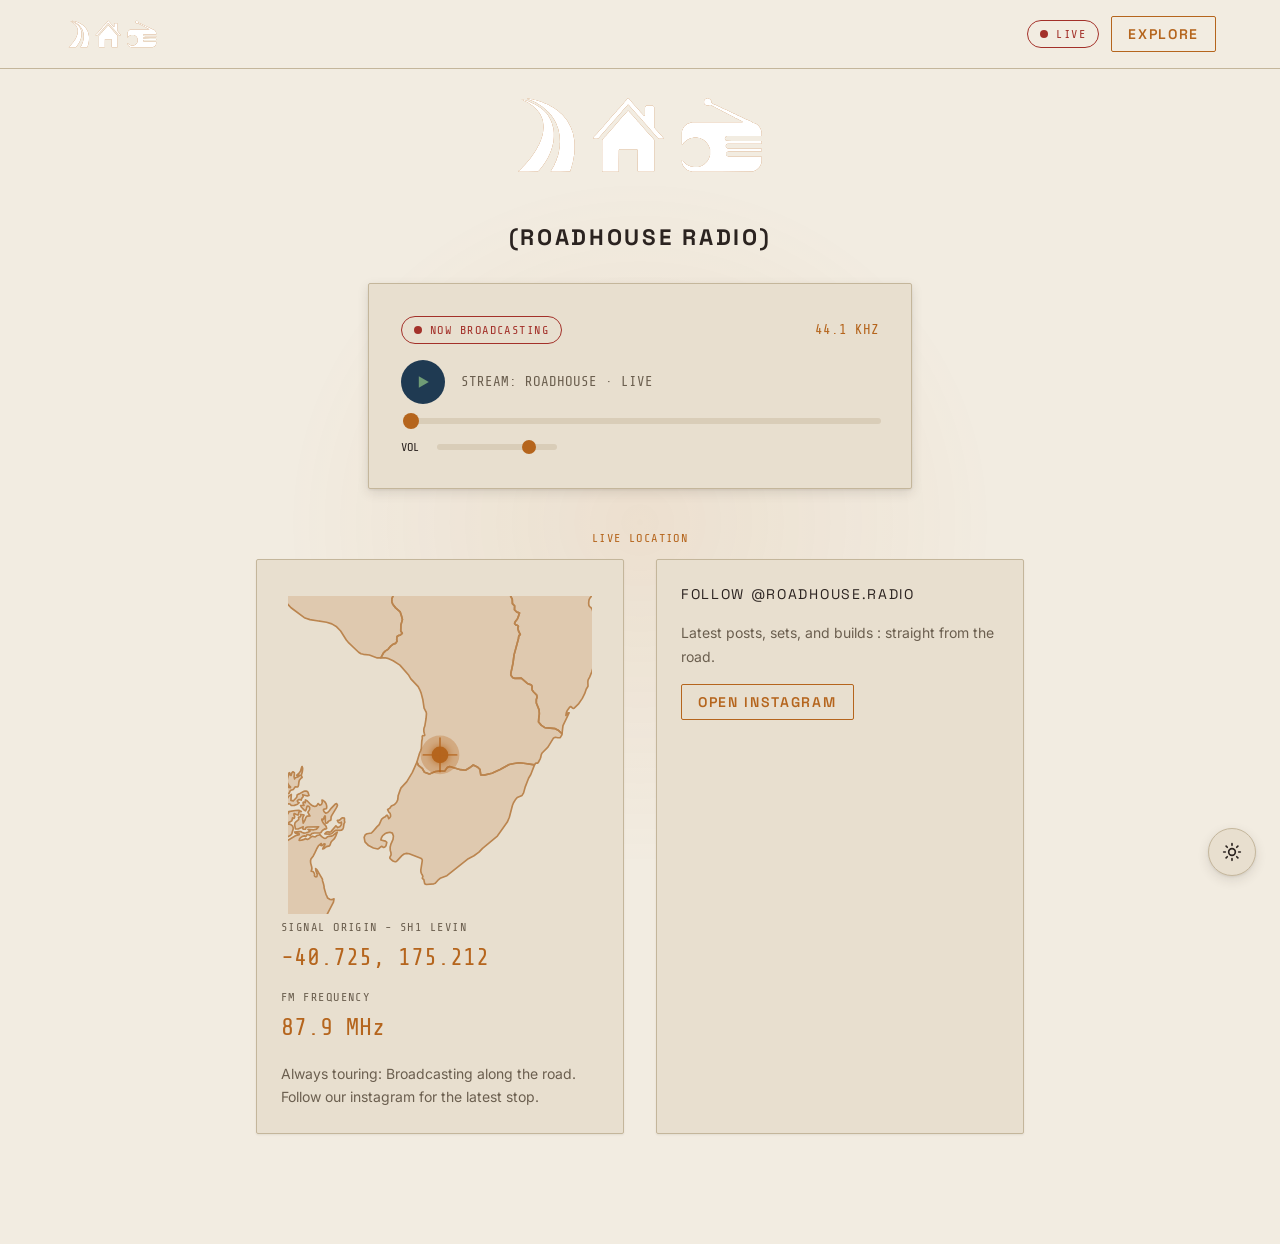
<file: index.html>
<!DOCTYPE html>
<html lang="en">
<head>
<meta charset="UTF-8">
<meta name="viewport" content="width=device-width, initial-scale=1.0">
<title>Roadhouse Radio :  Live</title>
<meta name="description" content="Roadhouse Radio :  the live stream. Listen now, see where the broadcast is coming from, and follow @Roadhouse.Radio.">

<link rel="preconnect" href="https://fonts.googleapis.com">
<link rel="preconnect" href="https://fonts.gstatic.com" crossorigin>
<link href="https://fonts.googleapis.com/css2?family=Cinzel:wght@400;500;600;700;900&family=Inter:wght@400;500;600;700&family=Space+Grotesk:wght@400;500;600;700&family=Share+Tech+Mono&display=swap" rel="stylesheet">

<link rel="stylesheet" href="css/tokens.css">
<link rel="stylesheet" href="css/base.css">
<link rel="stylesheet" href="css/components.css">
<style>
  /* Theme-aware logo: always use CSS for correct light/dark appearance */
  .logo--theme-aware,
  .logo--theme-aware[src] {
    filter: brightness(0) invert(1) drop-shadow(0 0 0 #B5651D) !important;
  }
  [data-theme="light"] .logo--theme-aware,
  [data-theme="light"] .logo--theme-aware[src] {
    filter: brightness(0) drop-shadow(0 0 0 #B5651D) !important;
  }
  .logo--theme-aware.logo--hover {
    filter: brightness(0) invert(1) drop-shadow(0 0 3px #B5651D) sepia(1) saturate(5) hue-rotate(-5deg) brightness(1.15) !important;
  }
  [data-theme="light"] .logo--theme-aware.logo--hover {
    filter: brightness(0) drop-shadow(0 0 3px #B5651D) sepia(1) saturate(5) hue-rotate(-5deg) brightness(1.15) !important;
  }
</style>
</head>
<body class="voice-hud">

<a href="#main" class="skip-link">Skip to content</a>

<!-- Theme toggle — floating bottom-right -->
<button type="button" id="theme-toggle" class="theme-toggle" aria-label="Toggle color theme" title="Toggle color theme">
  <svg class="theme-toggle__icon theme-toggle__icon--sun" width="20" height="20" viewBox="0 0 24 24" fill="none" stroke="currentColor" stroke-width="2" stroke-linecap="round" stroke-linejoin="round" aria-hidden="true">
    <circle cx="12" cy="12" r="4"/>
    <path d="M12 2v2M12 20v2M4.93 4.93l1.41 1.41M17.66 17.66l1.41 1.41M2 12h2M20 12h2M6.34 17.66l-1.41 1.41M19.07 4.93l-1.41 1.41"/>
  </svg>
  <svg class="theme-toggle__icon theme-toggle__icon--moon" width="20" height="20" viewBox="0 0 24 24" fill="none" stroke="currentColor" stroke-width="2" stroke-linecap="round" stroke-linejoin="round" aria-hidden="true">
    <path d="M21 12.79A9 9 0 1 1 11.21 3 7 7 0 0 0 21 12.79z"/>
  </svg>
</button>

<nav class="nav" aria-label="Primary">
  <a href="index.html" class="nav__brand"><img id="nav-logo" src="images/roadhouseradio_logo.svg" alt="Roadhouse Radio" class="logo--theme-aware" style="height:36px;width:auto;display:block;filter:brightness(0) invert(1) drop-shadow(0 0 0 #B5651D);transition:filter .25s ease;" onmouseover="this.classList.add('logo--hover');this.style.filter='brightness(0) invert(1) drop-shadow(0 0 3px #B5651D) sepia(1) saturate(5) hue-rotate(-5deg) brightness(1.15)'" onmouseout="this.classList.remove('logo--hover');this.style.filter=''" onload="this.style.filter=''" onerror="this.style.filter=''"></a>
  <div class="btn-row" style="align-items:center;">
    <span class="status-pill status-pill--live" data-live="true"><span class="status-pill__dot"></span>Live</span>
    <a href="portfolio.html" class="btn btn-outline btn-sm">Explore</a>
  </div>
</nav>

<main id="main">

  <div class="scroll-stage" aria-hidden="true">
    <div class="scroll-stage__layer scroll-stage__layer--back"></div>
    <div class="scroll-stage__layer scroll-stage__layer--mid"></div>
  </div>

  <!-- ================================================================ -->
  <!-- RADIO HERO — stream player console                                -->
  <!-- ================================================================ -->
  <section class="radio-hero container">
    <img src="images/roadhouseradio_logo.svg" alt="Roadhouse Radio" class="logo--theme-aware" style="height:100px;width:auto;display:block;margin:0 auto 0.5rem;" onload="this.style.filter=''" onerror="this.style.filter=''"><h1 class="radio-hero__wordmark" style="font-size:1.4rem;letter-spacing:0.12em;">(Roadhouse Radio)</h1>

    <div class="radio-console">
      <div class="radio-console__readout">
        <span class="status-pill status-pill--live" data-live="true"><span class="status-pill__dot"></span>Now Broadcasting</span>
        <span class="text-mono">44.1 kHz</span>
      </div>

      <div class="player">
        <audio id="stream-audio" preload="none" src="https://admin.soundsvagrant.live/hls/sounds_vagrant/live.m3u8"></audio>
        <div class="player__row">
          <button type="button" class="player__play" id="play-btn" aria-label="Play stream">
            <svg id="icon-play" width="20" height="20" viewBox="0 0 24 24" fill="#6f9c76" aria-hidden="true" focusable="false">
              <path d="M7 5 L19 12 L7 19 Z"/>
            </svg>
            <svg id="icon-pause" width="20" height="20" viewBox="0 0 24 24" fill="#6f9c76" style="display:none;" aria-hidden="true" focusable="false">
              <rect x="6" y="5" width="4" height="14"/><rect x="14" y="5" width="4" height="14"/>
            </svg>
          </button>
          <span class="player__meta" id="player-meta">STREAM: ROADHOUSE · LIVE</span>
        </div>

        <!-- Track progress placeholder — real stream position comes later -->
        <input class="player__track" id="player-track" type="range" min="0" max="100" value="0" aria-label="Stream position (placeholder)">

        <div class="player__row">
          <label class="text-mono" for="volume" style="font-size: var(--text-xs);">VOL</label>
          <input class="player__volume" id="volume" type="range" min="0" max="100" value="80" aria-label="Volume">
        </div>
      </div>
    </div>

  </section>

  <!-- ================================================================ -->
  <!-- LOCATION / FOLLOW                                                  -->
  <section class="radio-loc container">
    <span class="pillar__eyebrow" style="justify-content:center;">Live location</span>
    <div class="radio-loc__grid">
      <div class="ig-widget">

              <!-- Accurate NZ outline (images/nz.svg) — inlined so it inherits page
                   colour tokens; marker placed at Levin (40.622°S / 175.287°E) -->

  <!--********* Copyright (c) 2024 Pareto Softare, LLC DBA Simplemaps.com ***************************************
  ************* Free for Commercial Use, full terms at  https://simplemaps.com/resources/svg-license ************
  ************* Attribution is appreciated! https://simplemaps.com *******************************************-->

  <svg class="nz-map" role="img" aria-label="New Zealand — broadcast origin (-40.725, 175.212) — SH1 Levin" focusable="false" baseprofile="tiny" stroke-linecap="round" stroke-linejoin="round" stroke-width=".5" version="1.2" viewBox="592 494 220 230" xmlns="http://www.w3.org/2000/svg"><style>.nz-map path{fill:color-mix(in srgb,var(--color-accent) 18%,transparent);stroke:color-mix(in srgb,var(--color-accent) 60%,var(--color-border));stroke-width:1.2;stroke-linejoin:round}.nz-map__svg #points,.nz-map__svg #label_points{display:none}</style>
   <g id="features">
  <path d="M140.2 1258.2l0.8-1.5 1.7-1.1 1.6-0.2 0.7 1.4-0.9 0.8-1.7 1.3-1.6 0.5-0.6-1.2z m20.5-46.4l-0.8 0.7-1.1 0.4-0.9-0.4-0.5-1.3 0.3-1.4 0.9-0.7 1-0.1 0.9 0.2 0.9 0.8-0.7 1.8z m62.2-5.4l1.1 2.3-0.9 2.1-1.5 1.7-0.6 1 0.3-1.1-0.5-0.9-0.7-1-0.6-1.3 1.1-0.1 1-0.4 0.8-0.9 0.5-1.4z m-27.6 32.6l3.2 2.2 0.9 1 0.1 0.6-0.5 0.4-0.7 0.1-0.6-0.1-0.4-0.3-0.5-1.4-0.5-0.4-1.6-0.1-0.4 0.7 0.5 2.6-0.8 0.5-2.4-1.1 0.8 1.6-5.3 0-4.4 0.8-1.7 0.8-4.4 4.2-1.4 1.7-0.9 0.8-1.2-0.1-1.3-0.5-0.9-0.9-1.1-0.6-2.6 0.4-0.8-0.1-0.7-1.3-0.5-1.5-0.6-0.7-1.4 1.4-1.2 0.3-0.6 0.3 0 0.4-0.4 2.5-1.2-0.8-3.6 2.9-2 0.8 1.2 1.3 2.2-0.4 4.3-1.7-0.8 2-0.8 1.4-2.2 2.4 0-2.6-0.9 0.1-1.3 1.3-1 1.5-1.3 0.7-2.3 0.6-2.4 0.2-1.5-0.5-0.4-2 0.5-2.7 0.8-2.5 0.9-1.6 0.7-0.7 1.4-0.2 1.4-1.2 2.4-1.2-1.2-0.8 0-1 0.5-1.1 0.3-1.3-0.1-1.6-0.2-1.2 0-1.1 0.5-1.5 0.8-1 0.7-0.7 1.7-1.1 1.1-0.4 0.9 0.2 0.9 0.5 0.9 0.1 1.2-1.4-0.2-2.5-0.6-2.8 0.4-2.2 0.8-0.5 2.1 0 0.9-0.9 1.2-2 0.4-1.1 0.2-1.5-0.4-2.3-0.9-2.2-2.4-3.6-0.4-1.1 0.3-1 0.5-0.7 0.3-0.8 0-0.6-0.2-0.5-0.2-0.5-0.3-0.5-0.3-0.7 0.1-0.6 0.3-0.5 0.2-0.6 0.4-2.9 0.9-1.5 1.6-0.5 2.1-0.1 1.9 0.7 1.1 0.2 0.9-0.6 1-1 0.8-0.2 3.3 1.8 1.4 1.1 1.2 1.4 6.3 9 1 1 1.2 0.8 1 1 0.4 1.4 0.9 0.3 1.6 0.9 0.8 1.3-1.4 1.4 1.5 0.7 0 0.7-1.8 0.6-6.4-0.6 0.5-1.4-4-0.2-1.3 0.7 0.7 2-0.2 1.1-3.4 4.9 1.8-0.2 2.4-3.2 1.6-0.8 0.7 0.3 1.9 1.5 1.8 0.5 2.8 1.2-0.3 0.7-0.2 0.6-0.4 0.4-0.5 0.4 0 0.7 0.8 0 3.8-1.4 0.9-0.1 0.9-0.5 0.6-0.2 0.2 0.4 0.2 0.8 0.6 0.8 0.6 0.6 0.6 0.3-0.4 1-0.4 2.6-0.2 0.7-0.8 0.5-0.8-0.1-0.8-0.3-1-0.1 0 0.7z m-105-146.3l1.3 1 0.9 1.9 0.6 2.3 0.2 2.2-0.3 2.2-0.8 1.6-1.2 1-1.6 0.2-0.1-0.6-0.5-1-0.6-0.5-0.5 1.8-0.6 0.4-0.6 0.1-0.6-0.2-0.4-1.1-0.3-2-0.2-2 0-1.2-1-1.9-1.2 0.2-4.4 5.2-1.1 0.8-1.5 0.5 0.4-1.3 0.6-1.8 0.9-1.7 0.8-0.7 0.2-0.3 0.8-1.5 0.6-1.5 0.8-0.3 1.8 0.1 5.6-2 1.3-0.1 0.7 0.2z m18.5-45.6l0.6 3.6 1 3.4 2.7 6.8-2.4 0.4-0.9-0.2-1.3-1.3-1.1-0.7-1.6-0.6-1.3-0.7-0.6-1.4-0.8-1.2-0.1-0.8 0.7-0.4-0.2-0.4 0.5-1 4.3-6.8 0 0.4 0.1 0.3 0.2 0.3 0.2 0.3z m156.6 147.6l-0.9-0.3-0.6 0.7 0 2.3-0.8 0.8-0.2 0.5-0.2 0.5-0.4 0.2-2.1 0-1.3-0.4-0.7-1-0.5-1-0.5-0.5-0.9 0.1 0 1 0.2 1.2-0.3 1.3-1.8 1.1-2.4-0.6-2.5-1.2-1.9-0.7-2.3 0.1-1.3-0.2-0.8-1.3-1.8-6.4-0.1-1-0.4-1.2-1 0-2.1 0.8-7.2 1.4-2.4 0 0.6-1.1 0.8-0.3 1-0.2 0.9-0.5-1.4-0.9-1.7-0.4-3.6-0.1 0.6 1.4 0.9 1 0.4 0.7-0.9 1.1 0.3 0.3 0.4 0.8 0.3 0.3-3.8 1.3-12.2-1.3 0.9-1.8 0.4-0.5 0.6-0.4 1-0.4 2.5 0.1 0.9 0.3 0.7 1.1 2.1 0.5 1.2-0.6-1.6-1.8-2-0.8-6.2 0.1-2.8-1.8-1.5-0.3-0.6 1.8 0.5 2.1 2.1 2.7 0.9 1.9-2-0.4-2.5-3.1-1.6-0.8-0.3-0.4-0.1-1-0.4-1-1.9-0.6-0.5-0.6-0.3-0.9-0.2-1.2 2.2-0.6 0.8 0 0.7 0.3 0.1 0.2 0 0.5 0.4 0.7 0.4-0.7 3.7-3.1 0.7-2.7-0.5-3.4-1.3-2.4-1.8 0 0.5 2.6-0.7 2.4-1.3 1.5-1.5-0.2-0.8-1.4-1.4-4.2-3.8-7.1-1.2-1.2-2-0.6-6.9 1.3-1 0.5-0.1 1.2 0.3 1.2-0.2 0.5-1-0.3-1.3-0.6-1.2-0.4-0.9 0.4-2.1-0.4-1.3 0.1-0.6 0.9-0.4 1.1-0.9 0.3-0.8-0.2-0.7-0.2-1-0.6-0.6-0.1-0.5 0.3-1 0.9-0.5 0.2-0.8-0.3-0.6-0.7-0.7-1-0.8-0.4-0.6-0.9-1-1.9-0.7-0.7-1.7-1-0.8-0.7 1-0.6 0.9-0.4 0.9-0.6 0.7-1.2-3.7-4.9-1.7-2.9 0-2-1.1-1-2.9-0.3-1.4-0.4-3.3-2.3-1-0.2-8.1-0.9-0.6 0.2-0.4 0.7-0.1 1.7-0.2 0.8-0.9 1.6-0.2 1.4-0.2 1.3-0.4 1.5-0.9 1.3-1.1 0.3-2.4-0.2-1.1 0.4-2.2 1.4-1 0.4-1.4-0.2-2.9-1.1-1.5-0.1-1.2 0.3-0.6 0.3-0.4 0.4-0.5 0.3-0.4-0.4-0.3-0.6-0.3-0.3-0.8-0.2-4.5-2.2-1.2 0.1-1.2 0.2-1.2-0.1-4.8-1.3-9.7 0.3-4.8-0.9-3.9-2.9-2.1-2.9-0.4-1 0.5-0.6 2-0.9 0.7-0.6 2.7-3.1 2.4-3.5 2-4.7 1.1-2.1 1.5-0.9 2-0.5 3.3-2.7 1.7-1 0-0.7-1.5 0.2-4.3 2.7-3.1 1.1-1.7 1-1 1.3-0.3 1.1 0.2 0.8 0.2 0.6-0.1 1-0.3 0.2-2.2 2.5-0.1 0.4-0.2-0.1-0.6-0.9 0-0.5 0.3-0.8 0-0.8-0.8-0.7-0.9 3.1-2.2 1.3-5.2 1.2 0-1.8 0.3-1.6 0.6-0.8 1.1 0.7 0.3-3.3 0.7-2.2 1.4-1.5 2-1.3 4.2-1.1 1.9-0.9 1.1-2.3-2.4 1.2-2.4 0.9-1-0.1-1.3-0.4-1.1-0.6-0.2-0.6 3.8-4.8 0.6-1 0.2-0.8-0.7-0.8-0.8 0.1-0.8 0.7-0.7 0.7-0.2 0.5-0.4 0.6-0.2 0.8-0.1 0.5-1.3 1-0.4 0.4-1.9 3.2-0.3 1-1 1.1-6.7 2-1 0.6-1.6 1.8-0.6 0.4-0.5-0.5-0.5-1.2-0.4-1.3 0-0.8 0.3-1.2-0.1-1.3-0.4-2.1 0-9.1 0.5-2.3 1.1-1 4.6-0.7 4.9 0-0.6 0.7 0.6 0.7 1.7-1.5 2.1-0.6 4.4 0 1.8-0.3 3.8-1.5 1.9-0.3 2.1 0.4 1-0.1 0.8-0.6 0.6-0.8 0.6-0.7 1.4-1 3.5-1.5 1.4-1.2 0.9-2.1-3 1.2-1.1 0.2-5-0.7-6.6 2-1.7-0.6 1.3-2.9 0.9-1.1 1.2-0.9 3.8-1.1 1.1-1-6.8 1.1-1.2-0.4-0.6-2.4 0.1-2.2 0.8-1.7 1.6-0.6 1.9-0.5 3.5-1.9 2.1-0.3 3.7 1.3 2 0.1 1.5-1.4-2.4 0-1.1-0.4-0.8-1.1 4.6-1.4 2-1.6 0.6-2.5-9.4 5-5.8 1.2-3.9 2.2-0.7 0.1-1.6 0.4-0.8 0.1-1.2-0.1-0.6-0.4-0.9-1.9 0-1.5 2.7-5.7 1.2-6.1 0.7-1.6 3.2-1.6 3.4 1.4 3.4 2.3 3.1 0.7-0.8-2.4-1.1-2.5-1.1-0.9-0.9 2.3-1.3-1-2.7-1.5-1.3-0.9-0.9-1.1-0.2-1.1 0.4-1.3 0.9-1.7 2.4-2.5 1.6-1.2 0.7 0.3 0.5 1.7 1.3 1.3 3 1.4-0.7 0.5-0.5 0.6-0.5 0.8-0.2 1 2.2-0.3 2-1 1.9-0.1 2 2 0.5 1 0.3 0.9-0.1 1-0.7 1.2-1.8 1.5-0.8 0.9 0.7 0.5 2.4-0.2 0.8-0.5 0.9-1.1 0.5-1.3 0.3-1.3 0.5-0.5 1.9 1.7 0.9 0.6 0.7 0.9 0.5 2.3 1.3 3.4 0.3-0.2 0.1-0.4 0.6 0.4 0.9 0.5 0.5 0.5-0.4-3.3-3.7-4.8-7.1-7.2 1-1.4 1.2-0.6 7.2-2.2 1.3 0.1 0.7 0.8 1.2 2.4 1 0.9 1.3 0.5 1.5 0.1 1.3-0.6 0.7-1.3-1.1-0.4-2.5 0.1-1-0.7-0.6-1-0.2-0.5 0.1-1.9 0.4-1.1 0.6-0.5 0-0.1-2.6 0.1-2.7 1.2-1.8 0.5-5.8 0.6-1.2-0.7-0.1-1.3-0.7-2-0.4-2-1.3-1.1-0.3-1.2-0.2-4.4 0.5-1.7 1.6-1.1 2.1 0.1 1.7 1.2 2.7 3.9 0.8 0.6 1.2 0.5 1.1 0 0.5-0.8-0.3-0.6-2.6-2.1-2.6-3.4-1.4-1.3-1.8-0.1 2.8-4.6 1.7-1.7 1.6 0.4 2.6 4.5 0.2 1.5-0.1 1.3 0.1 1.1 0.8 0.9 0.4-1.4-0.2-2 0.3-0.8 1.1-0.5 4.2 0.5-1-1.2-4-1.5-1.5-1-1.2-1.6-0.8-1.7-0.2-1.6 1-1.6 1.7-0.7 1.8 0.6 1.9 0.9 1.9 0.6 1.4 0.7 1.8 1.5 1.5 0.9 1-1.1-1.3-0.4-8.5-4.9-0.8-0.9 0.3-1.4 1.2-1.4 3.5-3 1.2-0.6 1.3-0.3 1.7-0.1-0.4-0.4-0.7-1.2-0.4-0.4 5.5-3.3 2.3-0.2 1 3.1 0.2 0.5 0.5 0.5 0.5 0.8 0.2 0.9-0.2 1-0.7 1.9-0.1 0.9 0.6 1.4 0.9 1 0.5 1.2-0.5 1.9 2.6 0.3 1.2-0.2-0.2-1.1-0.3-0.6-0.2-0.7-0.2-0.8 0-0.7-0.2-0.6-1.5-1.4-0.2-1 0.2-1.5 0-1.6-0.5-1.4-0.5-1-1-3.3-0.2-1.2 0.9-3.4 2-2.2 2.6-0.3 2.2 2.2 0.5 1.3-0.2 0.7-0.5 0.7-0.7 1.4-0.3 1.8 0.2 1.5 0.7 1.2 1.2 0.9 0.2-2.2 0.6-1.5 0.7-1.3 0.6-1.8-0.2-2-1.8-2.1-0.5-1.7-0.8-1.3-0.1-0.7 1.3-0.7 0.8-0.7 0.7-0.5 0.8 0.6 1.3 1.9 1.2 1.2 1.3 0.7 1.8 0.5-1.2-0.6-2.7-3.4-1.8-1.7-0.3-1 0.6-1.4 1.1-0.9 3.8-1.1 0.5-0.6 0.5-1.4 0.4-0.7 0.5-0.3 1.2-0.4 0.5-0.4 2-2.2 2.1-0.8 2.1 0.4 3.1 2.9 2.4 1.4 0.9 1 2.2 4.4 0.5-1.1 0.1-1.5-0.1-1.5-0.5-1.3-0.4-0.4-1.6-0.9-1.9-2.1-0.4-0.3-0.4-0.1-0.3-0.2-0.4-0.7-0.1-0.8 0.1-2.6-0.4-2.9-0.5-1.4-0.5-1.2 1.7-2.4 5.8-6.7 2-1.8 2.6-1.8 1.8-2.3-0.4-3.2 6.4 0 0.6-0.4 0.9-1.7 0-1.5-0.2-0.3 3.8-1.3 3.6-0.2 2.5 1.1 2.4 1.6 1.4 1.7 1.4 2.1 0.7 2 0.9 1.7-0.6 2.3-0.6 1.7-2 7.9-1.5 1.6-2.3 1.7-2.4 3-2.5 4.3-1.4 3.7-1.7 7.4 0.2 3.6-1.2 8-1.5 3.7 0.4 3.8 0.7 3.3 1.4 3.1 2 2.6 1.9 1.9 4 1.8 0.2 1.9-2.6 8.5 0.3 2.9 1.2 3.3 2.3 4.8 0.1 2.8 0.9 3 3.5 1.8 2.8 0.2 4.7-0.4 12.3-5.8 1.7 0.9 2 5.1 4.5 6.4 1.8 3.5 2.4 1 2.7 0.5 3.1-1.5 7.7-11.3 3.2-1.7 2.6 1.5 6.4 7.2 1.3 4.3-3 2.8-4.9 12.9-4.4 9-1.1 4.5-0.4 3.2 0 2.8 0.2 1.8 0.4 2.1 0.3 3.5 1.2 1.4 2.1 1.9 0.9 2.2 0.3 2.6-0.3 2.8 0.1 3 0.6 3.3 1.8 2.6 1.9 3.5 0.8 3.4-0.1 2.6 0.8 2.8 2.3 5.7-0.2 6.6-0.5 2.9-1 2.6-0.5 3.1 0.9 2.6 0.6 2.7-0.1 2.7 0.4 2.2 2.9 4 0.1 2-0.9 2.7-1.2 2.2-0.2 5.5z" id="NZSTL" name="Southland">
  </path>
  <path d="M631.6 654.5l1.2 0.2 0.1 0.7-0.1 1.1 0.3 1.2-0.6 1.2-0.4 2.8-0.5 1.1-1 0.7-1.3 0.1-1.3-0.1-1.3 0-0.9 0.5-1.8 1.6-0.7 0.5-1.1 0.2-3.6-0.2 0.1 0 0.3-0.4 0.8-0.8 0.2-0.1 0.8-0.1 1.6 0.2 0.7-0.4 3.6-4.2 1.2 1.3 1.6-0.6 1.2-1.6-0.1-1.7-0.9 0.5-0.8-0.1-0.7-0.6-0.5-1.1 1.3-0.1 0.9-0.6 0.8-0.8 0.9-0.4z m-42.1-18.6l0.8-0.5 0.5-0.7 0-0.9-0.3-1.1-0.8 0.9-0.2 0.4-0.4-1.1-0.1-1.2 0.1-1.1 0.4-1.1 1.1 1 0.8 1.1 1 0.9 1.4 0.2 0-0.6-0.8-0.7-0.8-1-0.6-1.2-0.2-1.5 0.2-1.4 0.9-3.6 0.4-0.8 0.4 0.2 0.1 0.7 0.2 0.8 0.7 0.2 0.3-1.3 0.4-0.9 0.6-0.4 1 0.6 0 1.4-0.2 1.7 0.4 1.5 0.5-0.9 2.2-0.7 1.1-1-2.4 0 1.6-1.4 0.7-0.8 0.6-1 0.8-2.7 0.3-0.5 0.4 1.3-0.1 1.4-0.2 1.3-0.7 2.4 0.4 0.9 0.2 0.7-0.4 0.2-0.4 0.3-1 1.2-0.3 0.6-0.2 0.9-0.3 2.4-0.4 1.1-0.3 0.1-1.4-0.1-0.4 0.2-0.9 1.2-0.4 0.5-1.7 0.6-0.5 0.3-0.3 0.6-0.2 0.7-0.2 0.4-0.9 0.6-1 0.5-1.1 0-0.9-0.5 0.3-0.3 0.1-0.3 0-0.3 0.1-0.4z m-13.7 13.9l0.9-0.5 1.3 0.5 1.1 1.2 0.7 1.7 0.1 1.8 0.5 0 0.3-0.9 0.4-0.3 0.3 0.3 0.4 0.9 1-0.6-1-2.2 1-1.1 1.9-0.6 1.7-1 0.5-1-0.1-0.9-0.5-0.7-0.9-0.3-2.7 2-0.5-0.3 0-1.3 0.1-0.5 1.2-1.5 0.6-0.5 1.6-0.8 0.7-0.6 0.7-0.3 3.6-0.6 0.4-0.4 1.5-2.5 1.8-1.2-0.3 4.3 1.7 0.4 0.3-0.3 2.1-2.2 0.2-0.5 0.2-1.2 0.1-0.3 0.4-0.2 1-0.4 3.5-1.9 0.6-0.1 0.8 0 0.8 0.2 0.6 0.5 0.8 2.4-1.2 0.4-3.4-0.9 0.4 1.2-0.4 0.7-0.7 0.7-0.3 1.3-0.8-0.3-0.8-0.1-0.7 0.3-0.6 0.7 0.4 0.6 0.1 0.3 0.3 0.3 0.6 0.1-1.2 1.1-2.3 0.8-2.2 0.1-1-1.1-1.1-0.1-2 0.3-1.1 0.9 1.8 1.9-1 0.7-0.8 0.7 0.1 0.7 1.2 0.4-0.3 1.2-0.4 1.1-0.6 0.9-0.7 0.7 0.6 0.7 0.8 0.3 0.7-0.5 0.4-1.5 1.6-2.4 0-0.5 4.7-0.8 2.5-0.1 1.8 0.9-0.8-0.1-0.6 0.2-0.4 0.6-0.1 0.9-0.3 0.9-0.5-0.1-0.7-0.3-0.5-0.1-0.4-0.2-0.4-0.3-0.5 0-0.1 0.7 0 0.4 0.4 0.6 0.1 0.4-0.1 0.9-0.3 0.4-0.5 0-0.6-0.4-0.5 2.2-1 0.6-1.1 0.4-0.8 1.4 1.1 0 1.3 0.5 1.1 1 0.4 1.3-0.1 1-0.7 2.1-0.2 1.1-0.9 1.1-2 1-3.8 1.2 0.2 1 0.5 0.8 0.6 0.4 0.6 0.3 7.4-4.4 2.7-0.8 0-0.6-1-0.3-1 0-0.8-0.2-0.5-0.8 2.9-0.4 1.5 0.1 1.1 0.6 1.1 0.5 1.7-0.3 1.7-0.5 1.1-0.6-0.4-0.3-1.1-1.1 4.2 0.4 2-0.5 1.6-1.7-8 0.2-1.2 0.4-0.2 0.3 0 0.4-0.1 0.4-0.7 0.1-0.4 0-0.4-0.1-0.3-0.1-0.3-0.4 0.4-1.2-3.7 1.6-1.9-0.1-0.6-2.9 0.3-1.5 0.8-0.8 0.9-0.7 0.9-0.7 0.1-0.6-0.1-0.7-0.1-0.5 0.6-0.2 0.6-0.1 0.3-0.3 0.1-0.6-0.1-0.9 2.5 0.5-0.8 1.5-0.2 1.5 0.4 2.9 1.3-2.3 0.6-1.8 0.9-1 2.1-0.1-1.1-1.8-0.4-0.9 1.2-1.9 0.1-1.4-0.6-1-1.2-0.1-0.4 1-0.3 1.4-0.5 1-0.9-0.5-2.2-2.3-0.5-1.1 2.5 0-0.6-1.2-0.1-1 0.5-0.3 1.1 0.5 0.1-2 1.2 0.6 2.6 2.7 1.5 1 1.5 0.4 1.3-0.4 1.1-1.7 1.2 1.2 1.2-0.5 0.6-1.5-0.2-1.7 1 0.3 1.2 1.1 0.8 1.4 0.4 1.4 0 1.1-0.1 0.6-0.3 0.4-1.5 0.2-0.4 0.4 0 0.6 0.4 0.8 1.2 1.2 1.4-0.5 1.2-1.3 1.5-1.9 2.8-2.9 1-0.4 0.6 1.2-0.6 1.6-3.6 5.9-0.4 0.9-0.1 1.8-0.2 0.8-0.2-0.2-1 0.6-0.9 0.7 0.2 0.2-0.3 0.3-0.7 0.4-0.7-0.1-0.3-0.9 0-3.8-0.2-0.5-0.5 0.7-0.5 1.1-0.2 1-1.1-0.5 0 0.8 0.5 1.2 0.6 1 1.5 1.6 0.5 0.8 0.4 1.4-0.3 0.2-0.9 0.3-0.2 0.1-0.1-0.2-1.4 0.9-0.6 0.6-0.3 0.6-0.5 0.6-1 0.2-3.7 0-1.9 0.5-1.2 1.4-0.8-0.6-0.9-0.2-0.7 0.4-0.5 1-1.1-0.4-1.3 0.3-1.2 0.8-1 0.9-0.3 1.2 1.7-0.1 2-0.6 0.7-0.5 1.6 0.6 1-0.5 1-0.8 1.3-0.9 0.8 0 0.7 0.2 0.8 0.1 1.4-1 1.4-0.3 0.7-0.3 0.7 0.9 1 0.9 1 0.6 0.9 0.3 0.9-0.3 1-0.9 0.7-0.2 1.9-0.2 1.5-0.7 2.9-2.3-0.9 2.4-1.1 2.2-0.5 0.6-1.4 1.3-0.7 0.9-0.3 0.9-0.3 0.9-0.5 0.8-2.2 0.6-1.6 1.3-1.1 0.4 0.4-1 1.2-2 0.1-0.6-0.7-0.2-1.5 1.4-0.9-0.2 0.4-1.4-2 1.5-1.3 2.3-1.2 2.7-1.3 2.5-1.7 2.3-0.3 1.2 0.1 1.7 0.8 2.9 0.1 1.4-0.5 1.5 1.3 0.3 0.9 1.2 0.3 1.2-0.2 0.6 0.2 0.4 0.8 0.5 0.8-0.3 0.3-1.9-0.4-0.4-0.6-1.9-0.2-1.5 1 0.9 3.9 6.7 0.1 1.3 0.4 1.2 0.3 1 0.4 1.7 0 1 1.5 5.2 0.4 0.6 0.7 1.7 1.5 0.9 1.8 0.2 1.3-0.5-0.4 2.3-5 9.7-1.2 1.8-8.2 8.9-2.1-2.6-0.4-0.5-0.8-0.4-1-0.1-1.3 0.1-2.1-0.5-0.9-0.4-0.9-0.6-1.1-0.2-1.3 0.1-5.9 1.3-1.4 0.6-0.8 0.9-0.9 0.5-0.7-0.5-0.7-1.2-1-1.1-1.3-0.5-0.9 1.1-1.2 3-1.1 1-1.4 1-1.2 1-1.7 1.1-1.4 0.4-1.4 1.2-1.8 1.1-4.5 4-1.9 5.4-0.2 2.7-0.7 1.4-0.5 1.5-1 1.1-6.5 2.6-2.3 1.3-3.8 3.8-2.3 1.9-1.8 1.8-0.8 1.3 1.8 1.4 0 1.2-1.4 3-1.7 1.9-1.3 1.9-1.3 0.9-1.3 0.2-2.7 1.7-0.9 1-1.3 0-1.8-1.8-1.1-0.5-1.2-0.4-0.8-0.6 0.1-1.2 0.4-1.4 0.1-1.4-2.8-2.3-0.4-0.7-0.6-1.3-1-1.2-0.7-2-1.4-0.7-1.3-0.4-1.1-0.6-0.6-0.9 0.2-1.5 0.3-1.2-0.2-1.3-0.8-1.2-0.8-2.3-0.2-1.6-0.4-1.2-0.9-0.3-1.4-1.4-1.1 0-1.3-0.3-1.3-0.7-1.1-3.1-0.8-0.4 2.5-8.2 7.1-9.1 0.6-1.8 0.8-5.1 0.8-2.8 2.5-3.7 1.2-1.5 0.2-1.2 0.7-1.5 4.1-3.6 3-3.7 2-3.4 5.6-6.5 1.9-3 3.2-0.9 1.7-0.2 1.4-0.8 0.6-1.4-0.3-2.1 0.2-2.5 0.3-2.1 0.1-1.3 0.7-2.4 1.8-0.7 2.3-1.6 3.3-3.2 6.1-9.6 3-2.8 2.1-2.9 1.1-1.8 1.2-3.3 0.6-3 0.1-1.7-0.1-0.6z" id="NZMBH" name="Marlborough District">
  </path>
  <path d="M575.8 649.8l0.1 0.6-0.1 1.7-0.6 3-1.2 3.3-1.1 1.8-2.1 2.9-3 2.8-6.1 9.6-3.3 3.2-2.3 1.6-1.8 0.7-2.6-1.3-2.7-2.6-1.5-2.3-0.3-1.2 0.6-0.1 1.4-0.7 2.6-2.2 2.4-1.5 1.2-1.4 2.7-3.9 4.4-4.3 1.8-0.8 0.8-1.3 0.7-0.3 0.4 0.3 0.1 0.7-0.2 0.9-0.3 0.6 2.4-1 1.2-0.8 1-1 1.1-2.3 0.6-0.6 0.6-0.1 0.6 0.4 0.6 0.1 0.6-1.1-0.7-1 0.7-1.3 1.2-1.1 0.1 0z" id="NZNSN" name="Nelson City">
  </path>
  <path d="M554.3 681l-0.7 2.4-0.1 1.3-0.3 2.1-0.2 2.5 0.3 2.1-0.6 1.4-1.4 0.8-1.7 0.2-3.2 0.9-1.9 3-5.6 6.5-2 3.4-3 3.7-4.1 3.6-0.7 1.5-0.2 1.2-1.2 1.5-2.5 3.7-0.8 2.8-0.8 5.1-0.6 1.8-7.1 9.1-2.5 8.2-1.1-0.2-0.5-0.3-0.8-0.1-0.8 0-0.7 0.2-0.6 0.5-0.2 0.9-0.2 1.4-1.9 5.4-1 2-3.2 4-1.4 1.1-1.2 0.8-2 0.5-1.3-0.2-0.7 0-0.7 0.2-0.4 0.3-0.4 0.5-0.2 0.5-0.4 0.6-0.5 0.5-0.7 0.2-1-0.7-1.1-1.4-1.4-3.2-0.6-2.3-0.5-4-0.6-1.6-0.8-1.2-1.2-0.8-1-0.1-1.8 0.2-0.7-0.2-0.6-0.4-0.6-0.5-0.4-0.2-0.4-0.4-0.4-0.7-0.5-1.2-0.5-0.8-1-0.4-2.1 0.3-0.9-0.2-0.8-0.6-0.7-1.2-0.5-1.5-0.1-1.8 0-1.3-0.2-1.2-0.6-0.8-0.7-0.3-0.8-0.6-0.7-0.8-0.7-1.8-0.3-1.4-0.2-1 0.8-4.7 1.7-1.4 0.7-1.4 0.8-2.5 0.2-2.3-0.2-1.6-0.2-0.9-0.3-0.8-0.1-0.8-0.1-0.6 0.3-1.6 0.3-1 0.6-1 1.5-1.3 1.1-0.7 1.2-0.5 3.6-0.5 0.7-0.6 0.1-1.3-0.1-1.2 0.2-1.2 0.8-1 1.7-0.6 1.2-0.7 0.9-1 0.8-2.2 0.8-2.3 0.8-3.8 0.4-1.3 0.7-1 3.3-2.4 0.7-1.3 0.3-1 0-1-0.8-1.1-0.1-0.7 0.4-0.5 1.1-0.7 0.9-0.3 0.9-0.1 2.7 0.8 1.2 0 1.2-0.5 1.3-0.9 1.4-1.6 0.9-1.4 0.2-1.8 0-1.6 0.2-1.5 0.2-1.1 0.1-0.9-0.2-0.6-1-1.2 0-0.8 0.7-0.7 5-2 3.2-2.9 0.3-0.8-0.2-0.6-0.7-0.8-1.3-0.9-3.5-1-1-0.4-0.9-0.7-3-3.2-0.9-0.6-0.8-0.3-0.7-0.4-0.5-0.6-0.6-1.1-0.6-0.8-0.4-0.8-0.3-1-0.4-1-0.9-0.9-0.9-0.3-1.5 0-2.1 0.4-0.7-0.2-0.7-0.3-0.7 0-0.6 0.4-1.3 2-0.9 0.2-0.6-0.8-0.3-2.8 0.4-1.5 0.7-1.1 0.5-0.5 0.8-1.2 0.4-1.1-0.2-1.1-0.8-1.2-0.9-0.8-0.9-0.9-0.6-1.1-0.5-1.7-0.7-1.1-2.3-2-0.7-1.4-0.9-6.2-0.4-0.9 1 0 0.5-0.1 0.9-0.8 2-1.4 0.9-0.3 0.3-0.3 3.6-2.9 7.1-8.7 3-3 2.7-1.1-1.2 3.1-0.1 1 1 0.4 0.4-0.4 0.4-0.9 0.5-0.6 1.2 0.6 0.6-0.3 0.6-0.5 0.4-0.4-0.3-1.4 2.2-0.9 0.1-0.9-0.9-0.9-0.2-0.3-0.9 0.8-1 0.6-1 0.2-0.9-0.4 2.7-3.5 3.2-1.6 14-0.7 4.6 0.6 4.2 1.2 2.3 0.2-1.6 0.7-15.3-1.3-1.1 0.3-0.7 0.9-0.7 2-0.7 3.6-0.7 1.8-1 0.9 0.6 1.9-0.3 0.8-1 0-1.2-0.1 0.9 2.5 0.4 0.3 1.2 0.5 0.4 0.4-0.1 1.6-0.8 2.7 0.4 1.5 0.4-0.4 1.5-0.8 1 2.6 2.4 2.5 6.1 4.9 0.9 0.3 0.9-0.4 1.7-1.4 0.4-0.1 0.9-0.1 0.3-0.3-0.2-1.2 0.2-0.4 1.1-1.2 0.5 0.1 0.8 1.1 0.9-1.5 1-0.8 1 0.1 1 1.4 0.3 1.2 0 0.9-0.3 1.8 0.4 0.9-0.1 0.8-0.9 0.9 1.2 0.2 1.1-0.1 0.9 0.4 0.7 1.4-0.2 0.4-0.7 4.1 0.3 1.8 0.2 0.8-0.2 0.6-0.8 1.3-1.6 1.7-1.8 1.4 0.7 0.5 0.5 0.1 0.5-0.1 0.7-0.5 0.9 4.7 0.1 1.4 0.4 1.5 0.8 1.2 0.5 1.3-0.3 1.5-0.2-0.9-0.5-0.7-0.5-0.6-0.7-0.3-0.5 3.3 0.3 0.8 1.1 1.2 0.4 0.7 0.2 1 0.4 0 0.8-1.1 0.5 1.2 0.7 3.8 0.9 2.5 0 0.8-0.4 0.5-1.2 0.6-0.3 0.7 0.5 1.4 1.3 0.8 1.5 0.4 3.3 0 0.9-0.2 0.3 1.2 1.5 2.3 2.7 2.6 2.6 1.3z" id="NZTAS" name="Tasman District">
  </path>
  <path d="M204.4 980.1l2-7.9 0.6-1.7 0.6-2.3-0.9-1.7-0.7-2-1.4-2.1-1.4-1.7-2.4-1.6-2.5-1.1-3.6 0.2-3.8 1.3-0.6-0.9-1.8-0.7 0-0.7 3.3-1.1 1.4-0.8 2.5-3.1 4.4-3 2.8-2.7 2.3-3 0.1-0.6 0.1-1.1 0.2-1.2 0.6-1.2 0.7-0.8 0.8-0.6 0.8-0.6 0.8-0.3-0.4-0.3-1.5-1.1 1.4-0.7 1.4-0.4 4.4-0.3 2.6-0.6 2.4-1.3 1.4-1 0.7-0.7 0.9-0.6 1.9 0.2 0.6-0.3 1.7-1.6 1.2 0.6 1.1 1.8 1.5 1.5 3.3 0.6 4.1-1.3 3.8-2.4 4.3-4.3 3.2-2.3 1.4-1.3 1.2-1 4.5-2.4 1.1-1.1 0.4-0.8 0.1-1 0.2-0.8 0.6-0.5 1.9-1.3 0.7-0.2 1.3-0.7 2.7-3.3 1.2-0.7 1.4-0.5 5.2-3.5 3.5-1.2 1.9-1.1 0.9-1.4 0.3-0.8 0.7-0.7 0.9-0.6 0.7-0.3 1.9-0.2 0.6 0.2 0.7 0.1 0.6-0.2 0.8-0.5 1-1.1 2.9-0.8 2.4-1.9 2.8 0.6 1.6-0.1 3.6-2.9 1.5-0.4 1.1-0.8 2.4-3.7 1-1.2 0.5-1.1 0-1.2 1.4-1.7 1.9-0.4 0.7-0.9 0.2-1.3 0.4-2.1 1.5-1.8 1.5-1.3 9.4-4.7 0.9-1.5 0.6-2.6 1.6-0.5 1-1 0.7-1.6 0.5-1.3 0.7-0.6 1.7-0.8 1.8-1.3 1-0.5 1.1-0.2 0.8 0.3 1.5 0.9 0.8 0.2 4.6-7.3-2.2-0.4-1.8 2-1.6 2.5-1.7 1.2 1.4-4.2 2.4-2.9 1.8-1.4 0.7-1.4 0-0.7 5.2-0.4 1.6-0.8 0.5-0.6-0.5-0.9 1.2-1 1-1.4 1.1-0.8 1.5 0.6 0.3-1.6 0.7-0.3 0.5-0.8 2.8-1.7 6.3-2.3 2.7-2.2 2.3-0.3 1.1-0.1 0.8-0.1 0.6-0.8 0.9-1 0.7-0.7 2.6-1.3 1.3-1.4 2.5-3.7 1.3-0.8 1.2-1.1 6-10.5 0.9-0.9 0.7-0.3 1.5-0.6 1.2-0.9 0.6-1.2 1-1.8 0.7-0.9 0.7-0.3 1.1-0.8 1.2-1.7 1.8-3.4 1.2-0.8 5.1-10.4 1.5-1.7 0.7-1.4 0.2-3.1 0.5-2.2 3.4-5.3 1.5-4.4 1.9-14 1.2-3.5 0.3-2.1 0.8-2.4 0.3-0.7 2.4-3 1.1-1.7 0.7-2.2 1.2-5.9 0.9-1.9 0.7-3.1 1.5-3.6-0.5-1.1-0.5 0.7-0.3-0.7-0.1-0.5-0.1-4.5 1.1-0.8 4.3 0.7 4.9-0.7 1.3 0 0.5 0 3.5-1.5 6.7-4.3 1.7-2.1 0.7-0.5 1-0.3 1 0.2 0.6-0.2 0.5-2.2 0.6-0.6 0.7-0.5 0.7-0.6 1-1.6 2.6-5.9 0.4-0.5 0.3-0.1 0.2-0.3 0.1-2 0.1-0.2 0.2-0.1 0.4-0.3 0.6-0.9 0.3-0.9 0.3-1 0-1.1 0.8-1.4 1.9-1.6 2.1-1.3 1.5-0.6-0.3-0.9-0.1-0.9 0.2-0.9 0.9-1.8 0.2-1.1 0-2 0.2-2.3 0.4-0.9 0.7 0.3 0.3-0.2 0.6-0.4 0.9-0.4 0.8 0-1.4-2.7-0.4-1.1-0.6-10.4 0.2-1.1 0.6-2.2 0.1-0.8-0.4-4.9 0-10.2-0.4-2.9 0-1.6 0.6-0.7 0.9-0.1 0.6-0.2 0.5-0.6 0.9-1.9 1.7-2.2 0.3-0.5 0.1-1 0.1-0.4 0.5-0.5 0.5-0.1 0.4 0 0.5-0.2 0.2-0.4 0.3-0.6 0.3-0.6 0.4-0.2 0.1 0 0.4 0.9 0.9 6.2 0.7 1.4 2.3 2 0.7 1.1 0.5 1.7 0.6 1.1 0.9 0.9 0.9 0.8 0.8 1.2 0.2 1.1-0.4 1.1-0.8 1.2-0.5 0.5-0.7 1.1-0.4 1.5 0.3 2.8 0.6 0.8 0.9-0.2 1.3-2 0.6-0.4 0.7 0 0.7 0.3 0.7 0.2 2.1-0.4 1.5 0 0.9 0.3 0.9 0.9 0.4 1 0.3 1 0.4 0.8 0.6 0.8 0.6 1.1 0.5 0.6 0.7 0.4 0.8 0.3 0.9 0.6 3 3.2 0.9 0.7 1 0.4 3.5 1 1.3 0.9 0.7 0.8 0.2 0.6-0.3 0.8-3.2 2.9-5 2-0.7 0.7 0 0.8 1 1.2 0.2 0.6-0.1 0.9-0.2 1.1-0.2 1.5 0 1.6-0.2 1.8-0.9 1.4-1.4 1.6-1.3 0.9-1.2 0.5-1.2 0-2.7-0.8-0.9 0.1-0.9 0.3-1.1 0.7-0.4 0.5 0.1 0.7 0.8 1.1 0 1-0.3 1-0.7 1.3-3.3 2.4-0.7 1-0.4 1.3-0.8 3.8-0.8 2.3-0.8 2.2-0.9 1-1.2 0.7-1.7 0.6-0.8 1-0.2 1.2 0.1 1.2-0.1 1.3-0.7 0.6-3.6 0.5-1.2 0.5-1.1 0.7-1.5 1.3-0.6 1-0.3 1-0.3 1.6 0.1 0.6 0.1 0.8 0.3 0.8 0.2 0.9 0.2 1.6-0.2 2.3-0.8 2.5-0.7 1.4-1.7 1.4-0.8 4.7 0.2 1 0.3 1.4 0.7 1.8 0.7 0.8 0.8 0.6 0.7 0.3 0.6 0.8 0.2 1.2 0 1.3 0.1 1.8 0.5 1.5 0.7 1.2 0.8 0.6 0.9 0.2 2.1-0.3 1 0.4 0.5 0.8 0.5 1.2 0.4 0.7 0.4 0.4 0.4 0.2 0.6 0.5 0.6 0.4 0.7 0.2 1.8-0.2 1 0.1 1.2 0.8 0.8 1.2 0.6 1.6 0.5 4 0.6 2.3 1.4 3.2 1.1 1.4 1 0.7 0.7-0.2 0.5-0.5 0.4-0.6 0.2-0.5 0.4-0.5 0.4-0.3 0.7-0.2 0.7 0 1.3 0.2-0.4 1.9-0.3 0.9-0.4 1.1-1 1.9-0.2 1-0.4 1.2-0.9 0.9-1.8 0.8-1.3 0.3-2.1 1-3.6 3.2-4.3 3.4-1 1.1-0.7 1.5-0.7 0.9-1.5 1.5-0.7 1.4-0.8 1-3.2 2.5-1.8 3.9-2.1 1.8-1.8 0.9-1.3 0.5-2.1 0.2-1 0.3-2.1 1.5-1.4 1.2-1.7 2.5-1.6 2-0.3 1.1-0.3 1.8-4.3 2.6-3.7 1.2-0.4 0.4-0.3 1.1-0.5 2.5-0.9 2.6-0.2 1.3-0.4 1.1-0.7 0.9-1.1 0.7-3.6-0.1-2.6 0.6-2.9 0.2-2.6 0.8-0.5 0.1-0.4-0.1-0.5-0.3-0.7-0.2-0.9 0.1-2.6 1-1.5 1.1-1.1 0.7-1.3 0.2-2.3 0.2-2.9 1.2-1.6 1.2-3 3-1 1.8-0.4 1.4-0.3 1.1-0.9 1-1.3 0.9-5.6 1.7-1.5-0.1-2.7 1.7-4.4 7.7-2.6 1.8-7.1 3.6-12.4 9.9-6.9 7.7-1.8 0-1.2-0.4-2.4 0.3-3.4 1.4-9.5 5.5-7.1 2.5-2.2 1.3-5.5 5-1.8 2.2-1.1 2.1-1 2.5-1.8 2.6-1.9 2.2-1.3 2.7-1.6 1.7-1.9 3.5-11 9.1-2.4 2.8-2.5 2.4-3.8 4.5-2-1.2-1.3 0-1.8 0.3-1.2 1.7-1 2-1.4 1.9-2.1 1.2-2.6 1.8-2.9 1.5-2.4 1.8-2.8 1.5-2.3-0.7-1.8-0.9-1.2-1-2.1 0.1-2.6 1.4-4.4 0.7-3.5-0.2-3 0.5-3.2 1.5-3.4 2.7-0.7 1-0.8 1.8-2.5 3-2.4 1.5-1.7 1.6-1.3 1.6-0.7 2.1-0.5 2-1.7 4.7-1.6 2.5-2.6 2.8-2 1.2-4.6 0.7-13.8 6.7-8.9 0.9z" id="NZWTC" name="West Coast">
  </path>
  <path d="M265.4 1194.7l0.2-5.5 1.2-2.2 0.9-2.7-0.1-2-2.9-4-0.4-2.2 0.1-2.7-0.6-2.7-0.9-2.6 0.5-3.1 1-2.6 0.5-2.9 0.2-6.6-2.3-5.7-0.8-2.8 0.1-2.6-0.8-3.4-1.9-3.5-1.8-2.6-0.6-3.3-0.1-3 0.3-2.8-0.3-2.6-0.9-2.2-2.1-1.9-1.2-1.4-0.3-3.5-0.4-2.1-0.2-1.8 0-2.8 0.4-3.2 1.1-4.5 4.4-9 4.9-12.9 3-2.8-1.3-4.3-6.4-7.2-2.6-1.5-3.2 1.7-7.7 11.3-3.1 1.5-2.7-0.5-2.4-1-1.8-3.5-4.5-6.4-2-5.1-1.7-0.9-12.3 5.8-4.7 0.4-2.8-0.2-3.5-1.8-0.9-3-0.1-2.8-2.3-4.8-1.2-3.3-0.3-2.9 2.6-8.5-0.2-1.9-4-1.8-1.9-1.9-2-2.6-1.4-3.1-0.7-3.3-0.4-3.8 1.5-3.7 1.2-8-0.2-3.6 1.7-7.4 1.4-3.7 2.5-4.3 2.4-3 2.3-1.7 1.5-1.6 8.9-0.9 13.8-6.7 4.6-0.7 2-1.2 2.6-2.8 1.6-2.5 1.7-4.7 0.5-2 0.7-2.1 1.3-1.6 1.7-1.6 2.4-1.5 2.5-3 0.8-1.8 0.7-1 3.4-2.7 3.2-1.5 3-0.5 3.5 0.2 4.4-0.7 2.6-1.4 2.1-0.1 1.2 1 1.8 0.9 2.3 0.7 2.8-1.5 2.4-1.8 2.9-1.5 2.6-1.8 2.1-1.2 1.4-1.9 1-2 1.2-1.7 1.8-0.3 1.3 0 2 1.2 0.6 5.5-0.8 2.4-1.8 3-1.2 2.7-1.6 1.9-1.7 2.7-0.8 1.9-1.5 2.3-0.2 2.2 0 17.9 0.2 2.4 0.4 1.5 2.2 0.9 2 1.8 1.1 2.6 1.1 6.5 1.4 1.9 1.6 0.9 2-0.3 1.9 2.7 4 4.2 5.2-0.7 2.3 1.1 2.1 2.8 1.7 3.5 2.2 7.2 2.5 5.9 2.1 3.4 1.5 1.9 2.2 1.2 5 0.4 6.2-1.4 2.7 0.2 1.3 0.9 0.9 2-0.2 2.1 0.4 2.8 0.7 2.6 1.6 2.6 1.4 1.3 6.9-3.9 11-10.2 2.5-1.3 2.8-0.7 2.8-0.1 5.9-1.6 12.6 3.5 7.4 3 3.4 0.6-0.7 1.5-0.3 1.6-4.8 9-7.8 8.1-3.8 8.3-1.7 7.2-1 2.1-0.8 2.5 1 1.3 1.2 1.1-0.1 2.3-2.7 3.2-0.6 1.3 0 1.1 0.2 1.1 0.2 1.3-1 1.8-1.9 1.4-1.5 1.6 0.5 2.4-0.8 1.2-0.9 0.6-0.9-0.1-1.2-0.9 0 1.1 0.3 1 0.6 2-1.2 1.1-0.9 0.4-2.5-0.1-1.4 0.5 0 1 1 1 1.7 0.3-1.7 3.6-0.6 0.6-0.8 0.2-0.8 0.6-1.5 1.2-0.6 0.2-0.4-0.1-0.4 0-0.1 0.9 0 1 0.1 0.5 0.3 0.2 0.6 0.1 1.1 0.4 0.9 0.6 0.9 0.1 1-1.1 1.3 1.1 1.8 1 1.5 1 0 1.4-1.3 0.9-3.4 0.7-1.4 0.8-1.4 2.2-0.5 0.6-0.6 0.3-0.8 0.1-0.7 0.4-0.9 2.6-2.6 1.7-0.7 1.8 1.3-0.7 2.6-0.7 2.1-1.9 3.2-1.2 1-1 1-2.3 0.9-1.2 1-0.7 0.9-0.2 0.8-0.5 0.7-1.4 0.7 1.3 0.3 1.6-0.2 5.5-0.7 1.3-1 0.6-1.5 0.1-1.4-0.1-0.3 0.1-0.8 0.6-0.3 0.7 0 0.7-0.2 0.5-14.6 1.6-6 2-5.3 3.9-4 6-1.2 2.4-0.2 1.1-0.2 3.1-0.7 1.9-0.1 0.9-0.5 2.2-1.3 1.9-1.6 1.6-1.5 1-3.7 1.5-1.8 1.1-1.5 1.9-1.2 1.9-1.3 1.5-9.8 7.1-2.5 3.4-0.9 5.3 0.2 2.8-0.4 1-2 0.8-1.6 1.4-0.6 0.3-1.2-0.2-2.4-0.9-1.2-0.3-1.2 0.2-2 0.9-1.2 0.3 1.2 0.5 5.6 0.3-1.4 3.5-2.2 1.6-2.5 1-2.4 2-1-0.1-1.8-0.8-2-0.5-1.4 0.7-0.9 0.9-3.8 2.2 0.4 0.5 0.7 1.2 0.4 0.5-1.9 0.6-2.4-0.7-2.1-0.2-1.3 2.4-1.5-1.2-0.5-0.2-2.4-0.5-1.2 0.2-1 0.6-1.4 1.6-0.9 0.6-0.8 0.3-2.5 0.3-0.9-0.1-1-1 0.3-2-0.2-1.2-0.1 0z" id="NZOTA" name="Otago">
  </path>
  <path d="M513.4 749.8l0.8 0.4 1.1 3.1 1.3 0.7 1.3 0.3 1.1 0 1.4 1.4 0.9 0.3 0.4 1.2 0.2 1.6 0.8 2.3 0.8 1.2 0.2 1.3-0.3 1.2-0.2 1.5 0.6 0.9 1.1 0.6 1.3 0.4 1.4 0.7 0.7 2 1 1.2 0.6 1.3 0.4 0.7 2.8 2.3-0.1 1.4-0.4 1.4-0.1 1.2 0.8 0.6 1.2 0.4 1.1 0.5 1.8 1.8 1.3 0 0.9-1 2.7-1.7 1.3-0.2 1.3-0.9 1.3-1.9 1.7-1.9 1.4-3 0-1.2-1.8-1.4 0.8-1.3 1.8-1.8 2.3-1.9 3.8-3.8 2.3-1.3 6.5-2.6 1-1.1 0.5-1.5 0.7-1.4 0.2-2.7 1.9-5.4 4.5-4 1.8-1.1 1.4-1.2 1.4-0.4 1.7-1.1 1.2-1 1.4-1 1.1-1 1.2-3 0.9-1.1 1.3 0.5 1 1.1 0.7 1.2 0.7 0.5 0.9-0.5 0.8-0.9 1.4-0.6 5.9-1.3 1.3-0.1 1.1 0.2 0.9 0.6 0.9 0.4 2.1 0.5 1.3-0.1 1 0.1 0.8 0.4 0.4 0.5 2.1 2.6-5.5 5.9-2 3.4-1 2.2-0.4 1.9 0 2.9-0.1 1.7-0.7 0.9-0.4 0.9-0.5 1.3-0.2 0.4-1.3 1.8-1.4 2.5-1.4 1.4-3.1 2-1.5 1.5-2.2 3.6-0.4 0.3-0.5 0.1-1 0-0.7 1.7-0.3 0.5-0.8 0.7-0.8 0.6-0.5 0.8-0.1 1.5 0.3 0.9 1.2 1.5 0.4 0.9-0.4 0.7-0.6 0.7-1.4-2-0.8-0.5-1.1-0.2-0.9 0.3-1.5 1.3-0.7 0.3-0.9 0.8-3.7 4.5-1.4 3.7-1.1 4.2-1.7 3.5-3.1 1.7 0 0.7 0.5 0 0.3 0.2 0.3 0.2 0.4 0.2-5.5 11.9-0.8 3.4-1 2-1.4 1.8-2.2 1.1-0.1 1 0.3 1.9 0 1 0.1 0.6-0.1 0.5-0.5 1.2-0.7 0.8-0.6 0.4-0.4 0.5-0.2 1.3-0.3 0.7-0.6 0.6-3.1 2-0.8 0.2-2 0.4-2.9 1.5-0.4 0.9-0.3 1.1-0.3 0.9-0.6 0.6-3.4 2.7-9.5 2.4-2.4 1.1-1.9 2.4-5.4 4-1 1.9-1.6 4-1.7 2.6-0.3 0.8 0.2 1.4 0.5 1.2-0.5 2.4-0.3 2.4-0.1 5.2-0.5 0.6-0.4 1.3 0.1 2.1 1.3 6.1 2 5.7-0.1 1.6-0.9-1.2-0.8-0.1-0.4 0.6 0.6 1.4 1.1 0.8 4.3 1.2-2 0.9-4.7 0.3-2.1 0.7-1.8 1.8 0.8 0.7 1.9 0.3 1.6 0.5 1.5-1.9 2.6-0.6 2.5 0 1.1 0.2 0.4 1.5 0.6 1.4 0.7 0.7 0.3-0.3 0.3-2.5 0.6-2.5 1.9 1.2 0.4 0.8 0.2 1.7-0.3 2.7 0.3 0.6 1-0.3 0.6-0.7 0.5-1.2 0.6-1 0.9-0.5 1 0.1 1.1 0.5 0.8 0.8 0.3 1.3 2-2.2 0.8-0.5 0.3 1.7 0.8 1 1 0.8 0.8 1.2 0.1 0.7-0.2 0.9-0.3 0.6-0.1 0.5 0.2 0.6 0.6 1 0.2 0.5 0.3 2.6-0.2 2.9-0.6 2.7-0.9 2.5-0.9-1.4-1.7 2.3-1.3-0.3-0.4 2.1-0.1 0.7-0.6-0.9-0.6-0.1-0.6 0.3-0.6 0.7-0.3-1.3-0.9-2.2-0.3-1.3 0-1.5 0.2-0.8-0.1-0.8-0.8-1.2-0.4-1.3 0.2-1.5-0.1-1.1-0.9-0.5-1.1 0.4-0.4 1 0.2 1.1 0.9 0.9-1 2.6-0.1 2.7 0.7 2.6 2.2 3.6-0.2 0.2-1.6-0.4-4.7 0-0.9-0.5-1.6-2-1.7 0.5-0.8-0.6-1.5-2-2.8-2.9 0-1.3 1.3-1.9-1.2 0.1-1.9 1-5.8 0.8-2 1.1-4 0.4-6.3 2.2-2.8 0.5-0.6-0.4 0.3-1 0.7-0.8 0.8-0.4 1.9-0.3 10.7-3.7 1-0.1 1.1-0.3-0.6-0.8-1.9-1.3-0.9-0.2-2.2 0.3-1.2-0.5-0.5-0.5-0.9-1.4-0.6-0.7-1.9-0.9-1.8 0.3-1.8 0.8-2 0.4-1.2 1.1-0.6 2.4-0.3 2.9-0.1 2.4 0.2 1.4 0.2 0.6-0.2 0.5-0.9 1.2-0.7 0.3-5.9 1-0.8-0.2-1.5 0.5-1.3 1.5-3.2 1.1-1.5 1.3-7.3 3.5-13.6 10-2.2 0.3-1.1-0.2-1.1 0.1-0.9 0.6-5.2 3.7-2.6 0.6-1.1 0.4-0.9 0.8-0.7 0.9-0.8 0.8-2 0.6-1.9 1.4-0.8 0.3-1.2 0.4-1.2 1.5-0.7 0.8-0.5 0.8-1.8 0.7-0.9 0.7-4.3 4.6-1.7 1.1-1.4-0.6-1.1 0.7-0.8 0.6-0.6 1.1-0.2 1-3.9 7.1-0.2 1.1 0 5.7-0.4 1.8-1 1.5-2 2.5-0.2 0.9 0 1.1-0.2 0.9-0.8 0.4-0.6 0.2-2.1 1.3 1.6 1.9 0.4 3.4 0 7.5 0.8 4.8 0.1 1.7-0.4 1.9-0.8 0.7-1 0.6-0.7 1.2 2.1 0.3 0.7 2.4-0.1 3.3-0.6 5.9-0.7 2-0.9 1.4-0.5 1.3-3.4-0.6-7.4-3-12.6-3.5-5.9 1.6-2.8 0.1-2.8 0.7-2.5 1.3-11 10.2-6.9 3.9-1.4-1.3-1.6-2.6-0.7-2.6-0.4-2.8 0.2-2.1-0.9-2-1.3-0.9-2.7-0.2-6.2 1.4-5-0.4-2.2-1.2-1.5-1.9-2.1-3.4-2.5-5.9-2.2-7.2-1.7-3.5-2.1-2.8-2.3-1.1-5.2 0.7-4-4.2-1.9-2.7-2 0.3-1.6-0.9-1.4-1.9-1.1-6.5-1.1-2.6-2-1.8-2.2-0.9-0.4-1.5-0.2-2.4 0-17.9 0.2-2.2 1.5-2.3 0.8-1.9 1.7-2.7 1.6-1.9 1.2-2.7 1.8-3 0.8-2.4-0.6-5.5 3.8-4.5 2.5-2.4 2.4-2.8 11-9.1 1.9-3.5 1.6-1.7 1.3-2.7 1.9-2.2 1.8-2.6 1-2.5 1.1-2.1 1.8-2.2 5.5-5 2.2-1.3 7.1-2.5 9.5-5.5 3.4-1.4 2.4-0.3 1.2 0.4 1.8 0 6.9-7.7 12.4-9.9 7.1-3.6 2.6-1.8 4.4-7.7 2.7-1.7 1.5 0.1 5.6-1.7 1.3-0.9 0.9-1 0.3-1.1 0.4-1.4 1-1.8 3-3 1.6-1.2 2.9-1.2 2.3-0.2 1.3-0.2 1.1-0.7 1.5-1.1 2.6-1 0.9-0.1 0.7 0.2 0.5 0.3 0.4 0.1 0.5-0.1 2.6-0.8 2.9-0.2 2.6-0.6 3.6 0.1 1.1-0.7 0.7-0.9 0.4-1.1 0.2-1.3 0.9-2.6 0.5-2.5 0.3-1.1 0.4-0.4 3.7-1.2 4.3-2.6 0.3-1.8 0.3-1.1 1.6-2 1.7-2.5 1.4-1.2 2.1-1.5 1-0.3 2.1-0.2 1.3-0.5 1.8-0.9 2.1-1.8 1.8-3.9 3.2-2.5 0.8-1 0.7-1.4 1.5-1.5 0.7-0.9 0.7-1.5 1-1.1 4.3-3.4 3.6-3.2 2.1-1 1.3-0.3 1.8-0.8 0.9-0.9 0.4-1.2 0.2-1 1-1.9 0.4-1.1 0.3-0.9 0.4-1.9 2-0.5 1.2-0.8 1.4-1.1 3.2-4 1-2 1.9-5.4 0.2-1.4 0.2-0.9 0.6-0.5 0.7-0.2 0.8 0 0.8 0.1 0.5 0.3 1.1 0.2z" id="NZCAN" name="Canterbury">
  </path>
  <path d="M687.2 258.3l1.6-0.9 0.3 0.2 0.8 1 0.6 1.2-0.6 0.4-1 0.3-0.7 0.8-0.1 0.8 0.5 1.8 0.1 0.9-0.2 0.6-0.3 0.2-0.9-0.1-0.6 0.1-1.4 0.5-1.5 0.2-1.5-0.3-2.9-1.1 0.6-0.6-1.6-1.5-0.7-0.2-0.9 0.8-0.7 0.3-0.2-1.1 0.1-1.5 0.6-1 0.5 0 3.6 0 0.8 0.4 0.5 0.9 0.8 0.5 1.3-0.9 3.1-2.7z m-22.3-30.8l1-0.6 1.1 0.5 0.9 1 0.4 1.2 0.5 2.1-0.1 0.9-1.1 0.3-2.5 0-0.7-0.4 1-0.8 0.1-0.9-0.7-2.2 0.1-1.1z m19.9-18.8l0.3 0.5 0.6 0.7 0.5 0.9 0 1.1-0.6 0.8-1.1 0.4-1.2 0.1-0.9 0-1.4-1.9 1-1.7 1.8-1 1 0.1z m28.5 9.3l1.4 1.9 0.5 0.5-1.3 2.9-0.7 0.7-1 0.1-0.5-0.7-0.3-1 0-1.1-0.4-1-0.9 0.3-1.1 0.6-0.7 0.1-0.4-0.9-0.2-2.3-0.2-0.7-0.6-0.5-0.6 0.1-1.7 0.4 0.3-0.8 0-0.5-0.3-0.5-0.5-0.7-1.6 0.6-2-0.9-1.6-1.8-0.5-2 1.8 2.2 0.5 0.2 0.7-0.7 0-1.1-0.2-1.2 0.3-0.9 0.6-1.6-1-0.7-1.4-0.7-0.8-1.5 2.1 0 0.9-0.3 0.8-0.9-1.4-1.5-0.3-1.7 0.8-1.4 1.8-0.2 0.7 0.2 0.7 0.6 0.4 0.8 0.2 1.1 0.3 0.5 2.1 1.6-1.4 0.7 0.2 1 1 1 1.8 1.2 1.8 0.7 0.7 0.2 0.7 0.3-0.4 0.8-0.7 0.9-0.3 0.7-0.3 1.3-0.4 0.9 0 1.1 0.9 1.5 0.3 0.3 0.4 0.3 0.4 0.2 0.4 0 0.2 0.2 0 0.3-0.1 0.4 0.1 0.4z m-61.1 89.1l-1.5-3.6-0.7-2.9-1.7-3.1-0.3-0.8-0.4-1.9-3-5.7-0.5-2.5 1.2-0.1 2 0.5 2.8-0.9 1 0.4 0.7 0.7-0.1 1-0.7 0.9-0.1 0.6 3.5 7 0.3 2.8 1 2.2 1.3 1 0.7-2.1-0.9-2.2-0.1-1.4 0.8-0.6 2.1 0.4 0.9-0.1 1-0.9-1.4 0.1-3.5-0.7-1.3-0.6 1.1-0.5 3.8-3.4 0.5 0.2-0.1 1.9 2.9-3.5 1.6-1.3 1.8-0.2 2.7 3.2 0.9 0.5 1-0.4 0.2-1-0.4-1.2-0.6-1.1 0.2-0.9-3.6-1.5-1.4-1.1-1.1 0.4-0.7-1.2-0.4-1.7-0.7-1.3-1.8 2.2-1-0.9-0.2-1.9 0.9-1.1 0.8-0.3 0.8-0.6 0.7-0.9 0.3-1-4.6-0.8-4.7 0.3-2.4 0.7-1.8 1.4-0.6 1.1-0.5 2.1-0.3 1-0.7 0.9-0.6 0.1-1.7-1.6-1 1.6-1.5 1.3-1.6 0.6-1.5-0.8-0.8-1.5-2.8-10.1-1.6-8.3-1.3-3.9-3.7-6.8-9.7-12.3-2.1-4-0.4-4.1 0.2-1 0.3-0.8 0.5-0.5 0.9-0.1-0.8 2.4 0 1.2 0.3 1.3 1.2-2.4 0.7-0.9 1-0.4 1 0.7 1 2.9 1.4 1.3 1.6 2.9 1 0.7 1.2 0.3 0.7 0.8 0 1-1.1 0.9 2.8 1.1 0.8 0.1 0.1 0.2-0.7 0.4-1.1 0.5-1 0.1 0.7 0.5 0.3 0.7-0.1 0.9-0.4 0.9 0.9 0.1 0.6 0.2 1.5 0.9-0.1-0.6 0.1-1.2 0-0.6 0.7 1.2 0.7 2 0.7 1 0.7-1.8 0.8 0.1 0.2-1 0.2-1.4 0.3-1.3 0.5-0.6 1.1-1 0.4-0.8-1.1 0.4-0.4 0.2-0.6-1.7 0.6-4-0.5-1-0.6 1.3-0.3-0.6 0-4.6-0.1-0.3 0.3-0.4 1.2-1.4-0.6-0.9-0.8-1-0.6-1 0.3-1 1.5-1.4-0.1-0.5-2.2-1.4-0.5 0.1-1.1 1.5-0.9 0.8-0.7 0.4-4.1 0.3-2.2-0.5-1.6-1.5-0.5-2.8 1 0.6 0.6-2.1 0.7-0.2 1 0.6 1.1 0.5 3-0.3 1.4-0.4 1.2-0.8 1.1-1.2 0.9-0.6 2.1-0.9 1.9-1.8 0.7-0.3 0.6-0.1 0.4-0.3 0.3-1.1-0.4-0.4-0.2-0.1-0.1-0.1-0.3-0.6 2.1-1.5 6.9-6 1.2-0.8 0.9 1.1 4 6.1 2.3 2.6 2.9 2 1.8 0.8 0.1 0.5-0.5 1.2 0.1 0.2 0.2 0.1 0.2 0.2-0.2 0.4-0.3 0.1-0.2-0.1-0.2-0.2 0-0.1-0.4 0.3-0.3-0.2-0.2 0.1-0.1 1 0.5 1.6 1.6 0.6 2 0.3 1.7 0.5-2.2 0.4-5.8-0.3-1.2 0.2 0.2 1.2 1 3.6 1.1 2.4 0.2 1.5-0.2 1.5-0.3 1.4-1.4-4.1-1.2-1.8-1.8-0.7 1.3 3.9-0.2 1.4-1.6 0.1 0 0.7 0.7 0.2 0.6 0.4 0.6 0.5 0.5 0.6-0.5 0.9-1.5 1-0.4 0.6 0 1.1 0.8 1.6 0.2 1.2-0.1 1.8 0.4 0.2 0.9 1 0.7 0.5 1 0.2 1.9 0.2 3-1.2 0.9 0 0.7 0.6-0.3 0.5-3.3 1.9-1.7 0.6-1.2-0.1-2.9-1.1 1.4 1.5 1.1 2.2 4.2 13.2-1.5-0.4-0.9-0.8-1-0.4-1.9 1-0.6-0.4-0.2-0.6 0-0.6 0.3-0.8-1.3-0.3-1-2.4-1 0-2.5 1.3-1.2 0.7-1.1 1.3 0 0.6 0.6 0.1 2.5-0.4 1.2 0.3-0.7 0.7-1 0.6-0.6 0.7 0.3 0.7 1.2 0.7 0.3 0.3-0.1 0.6 0.1 3.7 0.3 1.2 0.9 0.5 0.6-0.4 0.1-1.1-0.1-1.2 0.1-1 0.5 0.7 0.6-1 0.7-0.8 0.7-0.7 0.9-0.5 1.1-0.2 3.3 0.7 4.4 0 1.6 1.1-0.3 2.6-0.7 1.1-0.7 0.6-0.3 0.7 0.3 1.7 0.4 1.2 0.4 0.6 0.4-0.1 0.7-1 1.9-9.7 0.5 0 1.6 4.2 0.5 2-0.1 2.3 1.6-0.4 1.8-0.1 0.9-0.6-1.2-2.2-0.2-1.5 1.6-0.4 2.3 0.3 1.4 0.6 0.9 2-0.8 4 0.9 1.6 1.1 0.3 0.8-0.4 0.8-0.5 1.2-0.4 1.7-1.2 0.4 0.2 0.4 0.3 0.3 0.2 2.3-1.1 0.7-0.2 0.7 0.3 1.5 1.3 0.9 0.3 0.6 0.3 2.5 3.2 0.5 0.8-3.7 0.8-2.4-0.2-4 2.1-1 3.7-0.6 7-4.4 2.5-8 2-7.6 1.9-6.1 1.9-4.6 1.8-3.7 1.7z" id="NZAUK" name="Auckland">
  </path>
  <path d="M735.1 248l-0.4 0.2-0.5 0.2-0.4 0-0.5 0-0.3-0.1-0.5-0.1-0.9-0.4-0.2-0.3 0.1-0.4 0.2-0.4 0.1-0.2 0.1-0.3-0.1-0.3-0.1-0.3-0.4-0.4-0.6-0.1-0.6-0.4-0.3-0.9 1.9-0.6 0.5 0.7 0.7 2.3 0.8 0.1 0.6 0.3 0.5 0.6 0.3 0.8z m-82.9 59.1l3.7-1.7 4.6-1.8 6.1-1.9 7.6-1.9 8-2 4.4-2.5 0.6-7 1-3.7 4-2.1 2.4 0.2 3.7-0.8 0.4 1.1 0.2 1.3-0.1 2-0.9 6.2 0.3 2 0.8 1.9 1.1 1.7 1.1 1.3 2.6 1.5 3.1 0.1 3.2-0.8 2.8-1.4 0.5-0.5 0.3-0.6 0.3-0.5 1-0.2 0.6 0.4 0.2 1 0 1.9 0.3 1.8 1 1.1 1.2 0.2 1.3-0.9-1.1-0.3-0.7-0.9-0.5-1.3-0.3-2.9-0.6-2.3-0.2-1.1-1.2-2.7-0.2-1.3 0.1-4.7-0.4-1.1-0.3-0.7-1.6-5.4-0.5-1-0.7-1.1-0.9-0.8-1.8-1.3-0.7-0.8-0.4-1-0.2-0.9-0.4-0.9-0.9-0.9 1.5-0.5 1.7 0.3 1.5 0 1.1-1.5-2.4 0-1-0.1-1-0.6 0.9-0.3 0.8-0.2 0.8-0.4 0.4-0.9-0.6 0-0.5-0.2-0.4-0.2-0.4-0.2 3.5-1 1.2-1.1-0.3-2.1-1.2 0.7-0.3 0.5-0.5-0.9-0.4-0.9 0-0.9 0.4-0.9-1.5-2.6 0.5-2.4 0.9-2.1-0.4-2-0.6-0.3-0.8-0.2-0.7-0.2-0.3-0.8-0.2-0.2-1.3-1.9-1.2-0.7-2.7-1-1.1-1-0.6-1.2-0.4-1.5-0.2-3.3 0.6-1.3 1.4 0 1.7 0.3 2.4-0.5 0.4 0.5 0.3 0.7 0.5 0.8 0.3 0.7 0.1 0.2 0.3 0.3 0.6 0.3 1.4 1.4 0.7 0.1 1.9-2.1 1.3 1.7 0.8 2.2-0.2 2.3-1.5 1.7 1.5 1.2 1.6 0 1.2 0.4 0.6 2.3 0.2 2.3-0.2 1.1-0.8-0.4-0.9-0.7-0.7 0.2-0.2 0.7 0.4 1 0.8 0.4 2-0.3 0.8 0.2 0.5 1-0.3 1-0.4 0.8-0.3 0.9 0.5 2.6 1 0.2 2.9-2.2-1-0.5-0.5-0.1 0.5-0.8 0.9-0.3 1 0.2 0.8 0.6 0.9 0.4 1-0.5 1.7-1.4 1.3-0.5 1-0.1 0.9 0.4 0.9 1.1 0.8 0.1 1-0.6 0.7 0 0.2 1.4-0.4 1.2-0.7 0.3-2-0.3-0.4 0.4-1.3 2.6-1 0.6-1.8 0.8-0.9 0.7-1.1 1.6-1 1.8 0.8 0.7 0 0.6-0.3 0.7 0.2 0.7 0.8 0.8 0.8 0.5 0.6 0-0.1-1 1.1-0.9-0.5-2.8 0.9-1.2 1.5 0.8 2.9-0.6 1.7 1.4 0.2 0.9-0.1 2.3 0.3 1 1.1 1.4 0.3 0.7 0.3 1.2 0.5 4.2-0.3 2.8 0.1 0.5 0.1 0.9-0.4 0.9-0.6 1-0.3 0.9 0.3 0.6 0.8-0.5 0.8-0.9 0.4-0.7 1.3 1.6-0.2 2.2-1.1 2.4-1.1 2-0.1 0.7 0.7 0.3 0.9 0.2 0.6 0.3 0.3 1.1-0.1 2.6 0.3 1.1-0.6-0.4-0.6-0.7-0.4-0.9-0.3-1-0.5 0 0.3 2.2 0.5 2 0.1 1.5-0.9 1 2.4 1.2 0.8 0.8 0.7 1.6 0.7 3.5 0.2 3.5 0.2 0.7-2.9 1.1-0.3 3.3-1.5 2.4-1.3 0.6-0.3 1.6 1.7 1.4-0.2 1.2-2.3-0.7-2.1-1.2-0.8 1.2-0.6 1.4 1 1.1 0.7 1.7-0.5 1.4-0.2 2.1 1.2 2.4 0 2.7 1.4 3.1 1.8 2.8 2.5 6.3 0.9 7.2 0.5 1.1 1.9 2.4 0 2-0.6 2 1.1 3.8 0.8 1.5 1.1 0.2 1.2 0.2 2.3 1 0.9 2.5 1.6 1.6-0.1 3.8 1.1 5.2 3.4 2.9 4 0.1 1.7 1.4 1 1 1.7 1.6 0.9 2.5 1.2 2 0.7 1.5 0.8 1.1 10.8 4.8 1.9 1.7 0.6 3.6-1.6 7.1-1.4 2.5-1.9 2.3-1 1.8-0.9 1.4-1.2 2.6-1 1.9-1.4 2.7-7.4 12.2 0.2 7.4 0.6 1.5-3.6 7.3-3.7 4.4-4 6-1.7 2.4-3.2-3.7-1.1-0.2-2.3 3.1-0.6 3.3-0.3 0.3-0.2 0.5-1.9 2.3-2.8 1.1-0.9 1-0.4 1.2-0.8 1.2-0.6 1.4-0.3 1.4-0.8 1.1-2.8 1.4-2.9-0.3-6.4 0.1-6.2-1.9-0.2-3.5 1.6-3.4 1.5-3.8 0.9-4.2-0.6-1.8-0.9-1.5 0.4-2.1 1.2-1.8 1.2-2.5 0-2-2.3-0.1-2.3 0.3-2.5-1.4 0.6-3.3 0.6-1.2-0.1-1.4-1.4-1.6-0.4-2.3 1.3-2.5 0-2.6-2.1-1.7-1.2-2.5 2.4-3.9 1.6-3.8 0.9-3 2-2.3 0.3-2.4-0.1-1.2-0.2-2.6-1.2-2.6-3-2-3.4-1.3-3.8 0.4-3.7 4.3-2.7 3.3-1.4 0.2-1.5-0.8-2 0.9-0.2 1.5-0.7 0.4-0.4 0.4-0.3 0.6-1.1 1.1-2.9 1.6-1.7 0.2-2.8-0.6-2.9-0.1-0.8 0.5-0.6 0.5-0.7-0.4-0.8 0.2-1.5 1.2-1.6 0.8-4.4 0.8-0.6 1.2 0.3 1.7-1.7 2.9-0.2 0.8 0 0.8-2.6 0.9-2.5 1.5-1.9-1.2-1.3-1.5-0.9-0.7-1-0.3-1.4 0.4-6.2-0.4-5-2.6 0.1-0.3 1.1-0.3-0.4-1.6 0.2-1.4 0.4-1.3 0.3-1.6 0.1-15.5 0.6-3.4 2.5-5.7 0.9-3.2 0.5-3.4 0.4-5.3 0.7-3.2 0.1-1.9-0.4-1.6-0.6-1.7-0.3-1.5 0.3-1.3 1.1 0.6 1.4 0.1 1.3-0.3 1.1-0.4 0.1 1 0.4 0.8 0.4 0.7 0.5 0.5 0.4 0 0-1.3 1.1 0.9 0.9 1.1 1 0.7 1.4-0.8-0.5-0.4-1.5-1.5 1.9-0.7 2.2 0.3 2-0.1 1.3-1.9-1.4 0-0.5 0.2-0.6 0.5-0.5-0.7 0.2-1.8-1.4-1.3-2-0.6-1.4 0.4-0.5 1-0.3 0.9-0.5 0.6-1.1 0.2-0.7-0.5-0.1-1.3 0.3-1.5 0.3-1 0.6-0.9 0.6-0.3 0.7-0.1 0.9-0.4 2.3-2.5 1.1-0.9 0.1-1.7-0.8-1.5-1.7-0.2-1.1 1.5-0.6 2.1-0.9 1.2-2-1.5-0.2-1.6 0.5-8.5 1.9-4.2 3.4-1.2 4-0.1 3.8-0.6-0.3-0.8-0.4-0.5-0.6-0.4-0.7-0.1 1-0.8 0.7-1 0.3-1.2-0.5-1.3-3 1.8-0.3 0.4-0.3 1-0.3 0.4-0.3-0.1-0.4-0.3-0.5-0.1-2.2 1-1.2-1.5-4.5-17.5-4.1-9.8-0.7-4.1 0-1 0.6-1 0.8-0.5 2.1-0.5 0.8-0.6 0.8-1.6 0.6-2.1 0.9-1.7 1.7-0.7 0.2-0.3-0.4-0.7-0.7-0.3-1 0.5-0.7 0.6-1.4 0.8-0.5 0.6-2.1 3.7-1 0.5-1.5-1.4-1.1-1.6-1.3-3.2z" id="NZWKO" name="Waikato">
  </path>
  <path d="M770.4 616.2l-2.7 7-1.6 2.7-2.4 6.2-1.2 4.4-1.1 1.8-3.5 1.5-1.4 1.7-1.3 2.1-0.8 2-2.2 8.5-1.5 3.5-7.2 10.1-10.7 8.9-2.6 2.8-3.6 2.6-4.1 2.1-15.5 12.3-4.9 1.9-1.1 0.9-2.4 2.7-1.1 0.4-5.4 0.5-1.2-0.6-0.6-2.9-1.1-1 0.4-1.4-0.4-1-0.6-1-0.4-1.1-0.1-1.4 1.1-7-0.3-1-0.8-0.6-8.4-3.3-1.9-0.2-1.8 0.4-1.6 1.2-3.5 3.8-0.7 0.5-0.7 0.1-1.2-0.3-1.5-1.1-1-1-0.1-0.8 0.9-1.8-0.1-1.5-0.5-1.7-0.1-2.3 0.5-2 1.6-3.7 0.3-2.4-0.8-2.1-1.8-0.6-2.1 0.4-1.5 0.7-1.1 0.9-0.8 0.9-0.6 1.2-0.4 1.5 3.3 0.8 1 0.9-0.5 2.2-0.4 0.7-0.7 0.6-0.8 0.2-0.8-0.6-0.7-0.2-0.8 0.6-0.9 0.8-0.9 0.5-3.2-0.7-3.5-1.8-2.6-2.7-0.6-3.2 0.8-1.9 1.3-0.7 3.2-0.6 1.1-1.1 2.8-3.3 1.7-1.7 1.8-4 1.1-0.9 1.5-0.7 0.9-1 0.7-0.1 0.9 2.5 0.9-0.9 0.4-0.8 0-1-0.3-1.2-0.4-0.3-0.8-1.1-0.6-1.3 0.6-0.5 0.8-0.4 1.3-1.7 0.8-0.4 0.8-0.3 0.9-0.6 0.8-0.9 0.6-0.8 0.6-1.2 0.2-0.9 0.2-2.4 1.5-4.2 0.6-1.4 4.2-4.6 4-6.7 3.3-7.4 1.1 2.3 2.9 2.5 1.5 2.6 3 1.1 1.4-0.2 3.6-1.5 2.6-0.3 2.1 0 1.8 0.1 1.9-2.6 1.8-0.8 7.8 2.3 3.6 0.4 3.9-2.4 1.8-1.4 2.9 1.4 1.9 1.7 0.6 4 2.4 0.2 5.7-1.3 5.9-2.7 6.6-3.7 3.6-0.7 3.7-0.5 4.4 0.5 6.6 1z" id="NZWGN" name="Wellington">
  </path>
  <path d="M666 440l2.5-1.5 2.6-0.9 0-0.8 0.2-0.8 1.7-2.9-0.3-1.7 0.6-1.2 4.4-0.8 1.6-0.8 1.5-1.2 0.8-0.2 0.7 0.4 0.6-0.5 0.8-0.5 2.9 0.1 2.8 0.6 1.7-0.2 2.9-1.6 1.1-1.1 0.3-0.6 0.4-0.4 0.7-0.4 0.2-1.5 2-0.9 1.5 0.8 1.4-0.2 2.7-3.3 3.7-4.3 3.8-0.4 3.4 1.3 3 2 1.2 2.6 0.2 2.6 0.1 1.2-0.3 2.4-2 2.3-0.9 3-1.6 3.8-2.4 3.9 1.2 2.5 2.1 1.7 0 2.6-1.3 2.5 0.4 2.3 1.4 1.6 0.1 1.4-0.6 1.2-0.6 3.3 2.5 1.4 2.3-0.3 2.3 0.1 0 2-1.2 2.5-1.2 1.8-0.4 2.1 0.9 1.5 0.6 1.8-0.9 4.2-1.5 3.8-1.6 3.4 0.2 3.5 6.2 1.9 6.4-0.1 2.9 0.3 2.8-1.4 0.8-1.1 0.3-1.4 0.6-1.4 0.8-1.2 0.4-1.2 0.9-1 2.8-1.1 1.9-2.3 0.2-0.5 0.3-0.3 0.6-3.3 2.3-3.1 1.1 0.2 3.2 3.7 2.1 6 0.2 6.5 1.1 3.4-0.9 2.7-1.4 2.9 1.5 3.1 0.1 3 1.6 1.6-0.1 2.8 1.4 1.5 0.8 0.5 0.6 0 0.5 0.2 0.3 0.1 0 0.3-0.3 0.5-0.2 1-1 2.6-1.3 1.7-0.6 1-0.1 0.6 0.3 0.4 1 0.9 0.7 0 0.7 0.8-0.4 1.4 0.7 2.4 1.1 2-0.3 0.5-0.5 0.2-0.4 1.1-0.1 1.2-3.2 11.8-0.8 6.2-1.5 7-0.1 0.7 0.2 1.1 1.3 1.6 1.5 0.4 4.6-0.2 4.2 3.7 1 0.7 1.2 0.2 0.5 0.2 0.5 0.3 0.5 1.1-0.2 1.3 0.3 1.3 0.8 1.1 2.4 2.4 0.2 1.7-0.5 1.5 0 2.5 2 5 0.2 2.8-0.4 3.2-0.2 2.8 2.1 2.4 2.5 1.7 7.5 0.7 2.1 1.1 2.8 2.6-0.1 0.8-1.2 2-1.7 0.1-1.8-0.4-1.3 0.5-4.1 6.7-4.2 4.2-0.6 1.2-0.2 0.9-0.2 1.1-0.4 1-1.4 2.7-0.5 0.4-1.2 0.1-0.5 0.4-0.5 0.8-6.6-1-4.4-0.5-3.7 0.5-3.6 0.7-6.6 3.7-5.9 2.7-5.7 1.3-2.4-0.2-0.6-4-1.9-1.7-2.9-1.4-1.8 1.4-3.9 2.4-3.6-0.4-7.8-2.3-1.8 0.8-1.9 2.6-1.8-0.1-2.1 0-2.6 0.3-3.6 1.5-1.4 0.2-3-1.1-1.5-2.6-2.9-2.5-1.1-2.3 1.9-6.4 0.7-1.6 0.6-1.8 0.3-5.3 0.4-2.1 0-0.5-0.1-0.6 0.1-0.5 0.2-0.3 0.5 0 0.7-0.1 0.4-0.3-0.4-1.4-0.3-1.4 0-1.4 0.1-0.8 0.6-1.6 0.9-5.3 0.3-3.7-0.2-1-0.4-0.8-1.1-2.2-0.9-6-1.3-5-1-2.4-1.1-2.1-5.3-5.6-1.5-2.6-6.4-7.4-4.9-3.1-4-1.8-1.8-0.4-3.1 0.1 1.9-3.6 1.5-1.5 1.8-1.1 1.7-2.1 2.1-1.7 1.6-0.5 1.1-1.5-0.2-1.3 0.1-1.8 0.3-0.6 0.7-0.4 1.6-0.5 1.3-1.2-0.5-0.8-0.6-0.8 0.1-4.3 1.1-4.1-0.7-2.7-0.9-2.8-3.3-2.9-2.1-2.6-0.6-1.9-0.1-2 0.4-0.9 0.4-1-0.4-1.3-1.4-0.7-3.2-2.3 0.2-1.3-3.1-4.1-1.6-4.6-2.5-2.6-0.5-4.2 1.7-3.6 4.2-4.9 1.4-5.1-0.1-2.6-0.8-3.3 0.5-1.9-0.5-3-0.7-3.4 1.6-3.2 0.2-0.4 0.4-0.4 1.5-0.5 1.2-0.8z" id="NZMWT" name="Manawatu-Wanganui">
  </path>
  <path d="M648.3 433.7l5 2.6 6.2 0.4 1.4-0.4 1 0.3 0.9 0.7 1.3 1.5 1.9 1.2-1.2 0.8-1.5 0.5-0.4 0.4-0.2 0.4-1.6 3.2 0.7 3.4 0.5 3-0.5 1.9 0.8 3.3 0.1 2.6-1.4 5.1-4.2 4.9-1.7 3.6 0.5 4.2 2.5 2.6 1.6 4.6 3.1 4.1-0.2 1.3 3.2 2.3 1.4 0.7 0.4 1.3-0.4 1-0.4 0.9 0.1 2 0.6 1.9 2.1 2.6 3.3 2.9 0.9 2.8 0.7 2.7-1.1 4.1-0.1 4.3 0.6 0.8 0.5 0.8-1.3 1.2-1.6 0.5-0.7 0.4-0.3 0.6-0.1 1.8 0.2 1.3-1.1 1.5-1.6 0.5-2.1 1.7-1.7 2.1-1.8 1.1-1.5 1.5-1.9 3.6-2.6 0-5.7-2.1-4.3-0.5-1.8-0.4-1.7-1.1-7.5-7.2-1.4-1.7-4.1-6.5-2.9-3-3.5-2.1-3.8-1.2-12-1.9-4.1-1.4-9.6-7.2-2.6-2.8-2.1-3.6-1.3-4.3-0.5-4.1 0.4-4.2 0.9-4.4 2.1-4 3.2-2.6 7.3-3.3 18.1-11.4 1.5-0.4 9.4 0.6 3.4-1.1 3.1-2.3 8.5-8.9 1-1.9 0.6-3.3 0.7-2.1 0.1-1.2 0-2.8 0.3-0.7z" id="NZTKI" name="Taranaki">
  </path>
  <path d="M651 204.9l-1.2 0.8-6.9 6-2.1 1.5-0.7 0.8-1 0.5-0.9 0.3-0.3 0.1-0.7 0-0.7 0.4-1.7 1.6-0.8 0.5-0.5-1-1.2 0.7-1.4 1.4-1.3 0.7-1.7-0.4-1.1-0.4-0.5-0.4-0.4-1.6 0.7-0.3 2.1 0.6 1.2 1.1 0.5 0.1 0.4-2.2 1-2.8 1.7-2.1 0.4-1 0.2-0.6 0-0.8 0.4-1.3 1.1 0.6 0.9-0.2 0.2-0.7-0.8-1.4-0.7-0.5-2.7-0.8 0.4 2.7-1 3-1.7 2.4-2 1 1.1-1.5 0.3-0.3-0.8-0.3-0.7 0.2-0.6-0.1-0.3-0.7-0.2-1.4-0.4-0.3-0.6 0.2-0.7 0-0.7-0.3-0.5 0-0.2-0.3-0.1-1.2 0.1-1 0.3-0.9 0.6-1.7-1.1 0.1-0.8 0.5-1.5 1.8 0.3-2.5-1 0-3.1 2.5 0.7 0.7 0 1.9 1 0.4 1.3 0 0.9 0.1 0.6 0.5 0.8 1.2-0.5 1.2 0 0.8 0.7 0.4 0.5-0.2 0.4-0.4 0.6-0.9 0.6 0 0.8 0.8 1.2 1.9-2.5 0.7-0.4 0.2-0.2 0.8-0.4 0.5-0.6 0.1-0.7 0-0.6-0.3-0.9-1.2-0.7-0.3-0.7-0.1-0.5-0.3-1.7-2.5-0.6-1.3-0.8-1.2-1.2-1.1-1.3-0.3-3.4-0.1-0.6-0.6-0.5-0.8-1-1.1-1.3-0.9-0.9-0.5-1.1-0.6-0.5-1.6-0.1-3.4-0.4-1.4-2-2.1-0.8-2.6-0.9-1-2.2-1.6 2.6-2.4 0.7-1.4-0.4-2.2-0.4-0.6-0.7-0.7-0.8-0.6-0.5 0.1-0.1 1.1 0.5 0.9 0.7 0.6 0.4 0.4-0.5 1.9-2.6 1.5-0.3 1.4 3.6 5.1 0.5 0.9 1.4 0.9 0.6 2 0.4 2.3 0.5 1.6 0.5 0.8 0.9 1.9 0.5 1 0.7 0.5 0.9 0.4 0.8 0.5 0.6 1.7 0.6 0.6 0.8 0.6 0.5 0.5 3.9 6 0.9 0.5 1-0.2 1.1 0.1 0.6 1.1-1.5 0.6 0.7 1.1 1.5 1.5 0.7 1.9-0.5 1.8-1.4 1.2-3.3 1.4-3.4 0.1-1.7-3-2.3-8.5-9.1-12.6-2.6-5.1-15.9-21.5-15.9-21.5-0.5-1.6 0.6-1.4 2.3-3.2 0.5-1.4 0.2-2 0.5-2 0.9-1.1 1.3 0.7 0.4-0.9 0.1-0.4 0.7 0.8 0.7 1 0.7 0.8 1.1 0.4 0.1-0.6-0.1-3 0.2-1.1 1.9 3 0.4-1.5 0.1-1.7 0.3-1.6 1.2-1.2 0.7-0.1 0.4 0.5 0.4 0.2 0.9-0.6 0.3-0.6 0.4-1.8 1.2-2-2.6 0.8-0.8-0.3 0-1-0.1-0.6-0.3-0.4-0.8-0.1-0.2 0.5 0 3.1-0.8-1.2-1.2-4.1-1.2 1.3 0.3 1.6 0.9 1.6 0.5 1.4-0.4 1.5-1.1 0.8-1.4 0-1.8-1.2-0.7-0.1-0.4 0.3 0.7 1.7-0.5 0.4-0.8 0.2-0.6 0.3-0.6 0.4-0.5-0.3-0.8-1.3-0.6-0.1-0.8 0.5-1.3 1.1 0.6 1.2-0.5 0.6-0.9 0.4-0.6 0.7 0 0.5 0.1 0.5 0.2 0.2 0.2 0-0.3 6.4-0.2 0.8-0.7 0.1-0.5-0.6-6.1-8.5-0.9-2.3 0.4-1.5 2.4-2.7-0.5 0-0.9-0.1-0.5 0.1 1.4-1.6 0.6-0.9 0.4-1-2.1 0.3-1.3 1.4-0.8 2-0.7 2.2-0.7-0.6-2.2-2.6-0.4-0.9 0.5-0.7 2.5-1.9 0.9-1-1.1-0.4-2 1.2-1.3 0.3-1.2-0.3-1-0.9-1.7-2.2-2.8-3-0.5-1.2 0.2-1.7 1-0.4 1.3 0.3 1.3 0.6 2.3-3.2 1.3-4 0.3-4.4-0.9-4.4-2.3-5.3-0.9-1.5-4.3-4.3-1.3-1.9-2.2-5.6-0.9-0.9-1.2-0.6-14.4-19.1-2.9-2.5-6-3.6 0.8-0.7 0.4-0.6 0.8-1.6-0.2-0.7-0.1-1.4 0.4-0.8 1.1 0.8 1.6 0.9 4.1 0.1 1.8 1.1 0.9-0.9 2.2-0.5 2.2-1.5 8 0.7 1.2-0.2 0.8-0.7 0.7-0.8 0.8-0.2 1.1 1.2-2 1.3-0.5 1.7 0.1 4.6-0.2 1.1-0.3 0.7-0.6 0.4-1.1 0.1-0.4-0.5-0.2-1-0.5-1-1-0.4 0.1-0.4 0.2-1 0.1-0.4-1.4-0.5-0.5 0.1-0.5 2.2-0.3 1.9-0.5 0.5-1.1-0.7-0.1 0.9-0.3 0.6-0.4 0.5-0.7 0.4 0.7 0.8 2.2 1.6 0.2-0.9 0.4-0.8 0.5-0.6 0.8-0.1-0.3 1.3-0.3 0.6-0.3 0.5 0.7 0.5 0.7 0.1 0.6-0.4 0.4-0.9 0.4 1.1 0.1 1.1 0 4.9 0.3 0.6 0.7-0.6 0.8-2 0.1-2.5-0.4-2.5-1.1-1.8 1.9 0.9 1 4.2 0.7 5 0.8 3.4 2.3 2.6 2.9 2.6 2.4 2.9 0.7 3.6-3.5-4.1-1.5-1.1 0.3 3 3 3 9.4 5.6-0.2 1-1.5 1.8-0.5 0.8-0.2 0.8 0 3.6 0.2 0.5 0.4-0.1 0.8 0 2.3 0.7 0.6 0 0.5-0.8 0.3-1 0.3-0.9 1.1-0.4 0.8-1-0.1-2.5-1-4.1 0.4-1.9 1.3-0.6 1.8-0.3 1.6-1 0.5-1.2-0.1-1-0.4-0.8 0-0.6 0.8-0.7 0.6 0 0.4 0.6 0.4 1 0.1 0.8-0.2 0.8-0.4 1.4 2.1-1.1 0.8-0.2-0.3 0.9 0.2 0.7 1.1 1.4-2.9 1.2-3 0-0.7 0.3-0.4 1.4 0.3 1.6 0.7 1.5 0.7 1.1 0.9 1.3 1.2 1.2 1.4 0.8 1.5 0.3 3.5-0.4 1.3 0.4 1.3 1.8 0.8-1.4 0.2-0.4-0.8-1-0.9-0.9-0.7-1-0.1-1.3 0.7-1.5 1-0.1 0.9 0.9 0.8 1.3 0.9-0.8 0.9-0.2 0.8 0.5 0.8 1.9 1 0.4 2.1 0 0.3-0.2 0.1-0.4 0.3-0.4 0.5-0.2 0.7 0.2 0.2 0.5-0.1 0.6 0.2 0.4 0.4 0.6 0.2 0.6 0.3 0.5 0.6 0.1 0.5 0.1 0.5 0.1 0.9 0.4-0.9 0.5-0.4 0.8-0.3 0.9-0.4 0.8-1.5 1.2-0.7 0.7 0.1 0.8 2.4 2 1.5-0.1 0.3-0.3-0.1-0.6 0-0.8 1.5-2.9 0-0.5-0.2-1.3 0.2-0.5 0.5-0.5 1.1-0.2 1.3-0.6 1.1-0.1 2 0.1-0.2 0.5 0.6 1 1.2 1.5 2.9 2.2 1.1 1.3 0.4 2.1 1 1.6 2.2 0.4 4.1-0.5 1.7 0.5 1.8 1.2 1.3 1.7 0.6 2.2-3 0.9-0.8-0.3-0.2-0.8-0.1-0.9-0.3-0.9-0.3 0.1-0.6 0.5-0.7-0.1-0.9-1.1-1.7 0.9-0.7 0.6 0.7 0.5 1.3 2.1-2.4 0.3-0.2 1.2 1.1 0.9 1.5-0.6 0.7 0.5 0.7 0.2 0.8-0.2 0.7-0.5 0.9 1.3-0.2 1.2-0.5 1.1-0.2 1.1 0.5 1.1 2.6 2.7 0.4 0.8 0.2 1 0.2 2.4 0.2 0.2 0.5-0.9 0.5-1.4 0.2-1.2 1.4 0.8 0.7 0.3 0.8 0.1-0.1-0.4-0.2-0.9-0.2-0.4 1.1-0.1 0.6 0.4 0.4 0.6 0.6 0.2 0.6-0.3 0.2-0.9-0.3-0.8-0.5-0.4-1.6-0.1-2-0.6-1.8-0.9-0.6-1.3 0.4 0.6 1-1 1.7-0.1 3.6 0.5-0.3-0.9-0.2-0.3 0.7-0.1 1 0.2 0.7 0.2 0 0.3 0.8-0.5 0.1-0.3 0-0.4 0.3-0.8 2-2.1 2.1-1.8 0.6 2.1-0.6 1.8-1 1.7-0.4 2.1 0.5 2 1.2 0.9 1.6 0.2 1.6-0.1 0 0.5-0.7 1.2 2.1 2.7-1 0.9-0.4-0.3-2-2.1-2.2-1.7-0.7-0.7 1.2 1.9 2.5 5.8 1.6 1.3 1.5 0.1 1.4 0.4 0-0.1 0-0.3 0.2-0.2 0.3 0.1 0.3 0.3 0.2 0.7 0.2 0.2 0.6 0.6 1.7 3 0.4 1.1-2.8 0.4 0.3 1 3.7 3.1 3.4 3.6 0.6 2-0.9 3-1.1-0.6-3.1-0.6-1.3 0-0.7 0.4 1.1 1 2.7 1.5-0.4 0.1-1 0.6 1.8 0.4 0.8 0.3 0.3 0.8-0.3 0.9-0.6 0.6-0.8 0.4-0.8 0.2 4.2 2.5 0.7 1 0.1 1-0.5 2.1 0.2 0.8 1.6 3.3-1.9 0.5-1.4-0.9-1.4-1.5-1.6-1.1 0.5-1.6-2-0.6 0.1-1.4-1.1 0.1-1.8 0.8-1 0.3-0.5-0.2-0.7-0.8-0.5-0.2-0.4 0.3-0.4 1.2-0.3 0.3-1.2 0-0.1-0.1 0.2-0.7 0-1.6-0.2-1.3-0.3-1-0.6-1-0.8-0.9-0.3 1.9 0.3 4.7-0.2 1.5-0.4 0.9-0.1 1.1 0.2 1.1 0.5 0.7 1.1 0.2 0.6-0.8 0.5-1.1 0.5-0.9 1.3-0.3 4.7 0.6 1.5 0.6 1.1 1.5-0.3 1.7-1.2 1.7-1.5 1.6 1.1 1.3 0.3 2.1-0.1 2.2 0.1 1.6 0.9 1.1 3.1 2.4 1.3 0.7 0.9 0.1 1.8 0 0.8 0.5 0.6 1.1 0 0.8-0.4 0.8-0.2 0.9 0.3 2.1 0.8 1 1 0.9 0.3 0.3z" id="NZNTL" name="Northland">
  </path>
  <path d="M764.7 451.8l-0.6-1.5-0.2-7.4 7.4-12.2 1.4-2.7 1-1.9 1.2-2.6 0.9-1.4 1-1.8 1.9-2.3 1.4-2.5 1.6-7.1-0.6-3.6-1.9-1.7-10.8-4.8-0.8-1.1-0.7-1.5-1.2-2-0.9-2.5-1.7-1.6-1-1-1.7-1.4-4-0.1-3.4-2.9-1.1-5.2 0.1-3.8-1.6-1.6-0.9-2.5-2.3-1-1.2-0.2-1.1-0.2-0.8-1.5-1.1-3.8 0.6-2 0-2-1.9-2.4-0.5-1.1-0.9-7.2-2.5-6.3-1.8-2.8-1.4-3.1 0-2.7-1.2-2.4 0.2-2.1 0.5-1.4-0.7-1.7-1-1.1 0.6-1.4 0.8-1.2 2.1 1.2 2.3 0.7 0.2-1.2-1.7-1.4 0.3-1.6 1.3-0.6 1.5-2.4 0.3-3.3 2.9-1.1 0.1 0.7 1.3 2.8 0.3 1.3 0.2 0.6 1 0.8 0.3 0.8 0 1.1-0.4-0.1-0.5-0.6-0.6 0.2-0.6 1.4 0.7 0.5 2.9 0.5 1.1 0.5 1.3 0.8 1.2 1 0.9 1 0.8 1.2 1.1 2.6 0.6 1.1 2 1.9 0.8 1.1 0.3 1.6-2.5-2-0.9-0.5-1-0.1-1.1 0.2-1.1-0.2-1.1-1.1 0.7-0.4 2.2-0.8-2.5-1.7-1.1-1.1-1-1.2-1.4-0.9-1.8 0-3.3 0.6 0.4 0.5 0.6 1 0.4 0.4-0.3 0.5-0.2 0.6-0.1 0.7 0.1 0.6 0.5 0.7 0.4 0.1 0.4-0.2 0.2 0 0.4 0.3 0.7 0.1 0.3 0.2 0.1 0.5-0.2 0.5-0.2 0.5-0.2 0.3 0.4 2 0.1 0.5 0.3 0.4 0.4 0.2 1.3 0 0.5-0.2 0.4-0.4 0.3-0.5 0.2-0.1 1.3 0.6 0.5 1.1 0.4 1.3 0.7 1.3 1.1-0.8 0.7 0.5 0.6 1 0.8 0.5 1-0.5 0.3-0.9 0.5-0.7 1.3 0.2 1 0.6 0.4 0.8 0.1 1.1 0 1.5 0.3 0.8 0.9 0 1.1-0.3 1.1-0.2-1-4.3-1.6-2.6-0.4-1.3 1-0.3 1.4 1.2 2.5 4.5 1.7 1 1.9 0.5 4.3 2.1 2 0.5 0.8 0.3 1.7 1.7 0.9 0.4 2.1 0 0.3 0.3 0.4 0.6 0.4 0.3 0.9-0.6 14.1 10.3 2.8 1.4 4.5 0.7 4.2 1.7 4.9 0.7 3.8 2.5 6.6 0.9 2.6 1.4-4.1 0-0.8 0.3 0.4 0.6 3.3 2.3 0.9 0.4 1 0.2 0.9-0.5 0.2-1.1-0.3-1.2-0.5-1 1.2-0.3 0.7 0.5 0.6 0.6 0.9 0.5 4.6 0 0.2 0.2 0.7 1.3 0.5 0.3 0.3-0.2 0.3-0.3 0.4-0.1 0.3-0.3-0.1-0.6 0-0.7 0.5-0.2 0.8-0.1 2.1-0.6 6.3-0.4 1.7-1.1 1.3-1.1 5.5-3.4 2.1-1.9 0.8-1 0.2-0.8 0-2.2 1.2-2.2 0.2-0.9 0.5-0.5 2.9-1.7 1.1-1.5 0.8-3.3 0.8-1.6 1.1-1.2 0.4-0.8 0.2-1 0.5-0.7 7-2 1.5-0.1 1.2-0.4 1-1 1.6-2.6 1.1-0.6 3.2-0.3 1.3-0.6 0.9-1 0.3-0.9-0.4-0.9-0.8-1.4 2.8 0.5 3.2 0.2 0 1.5-1.4 2.2-4.1 1.3-1.5 0.8-0.2 1 0.4 0.8 0.7 2.6-0.1 2.9-0.6 1.8-0.2 2 1.6 1.4 1.8-1.6 1.6 0.1 0.7 1.9-1.9 3.4-2.7 2.6-3.7 7-4 14.1-2.9 3.9-3-1.9-2.8-2.3-2.6-2.8-2.5-0.7-0.8 0.7 0.8 2.1 0 3.5-0.3 2-1.5 1.7-0.3 1.1-0.5 1-0.9 0.7-1.1 0.5-1.6 1.6-1.7 1.4-1.9 0.9-2 0.2-1.7 0.8-0.7 1.4 0.5 1.6-0.3 3.2-1.4 2.9-2.7 2.5-8.6 3.5-4.7 3.4 0.1 2.9 0.7 3.2-5.2 5.7-0.6 0.8-0.5 1-3.4 1.2-1 1.7-1.3 0.7-0.6-0.3-0.8 0.3-1.4 1-1.2 1.4-0.5 1.4-0.6 1.2-0.9 1.3-1.2 1.3-1.8-0.1-1.9-0.4-4.1-2.4-6 1.6-1.8 1-2.1 1.5-1.4 2.1 0.1 4.6-0.5 0.8-0.4 1 0.3 2.9-0.3 0.5-0.5 0.3-1.3-0.3-3.9-1.7-2.9-1.2-2.2-1-1.3 0-0.5 1.1-0.4 1.3-1.7 4.5-1.9 3.5-0.9 4.3 0.1 1.9-0.6 0.5-0.9 0.3-1.5-0.2-1.1-0.7-3.6-2.5-2.7-4.9-2.9 0z" id="NZBOP" name="Bay of Plenty">
  </path>
  <path d="M828.7 421.3l0.6-0.8 5.2-5.7-0.7-3.2-0.1-2.9 4.7-3.4 8.6-3.5 2.7-2.5 1.4-2.9 0.3-3.2-0.5-1.6 0.7-1.4 1.7-0.8 2-0.2 1.9-0.9 1.7-1.4 1.6-1.6 1.1-0.5 0.9-0.7 0.5-1 0.3-1.1 1.5-1.7 0.3-2 0-3.5-0.8-2.1 0.8-0.7 2.5 0.7 2.6 2.8 2.8 2.3 3 1.9 2.9-3.9 4-14.1 3.7-7 2.7-2.6 1.9-3.4-0.7-1.9-1.6-0.1-1.8 1.6-1.6-1.4 0.2-2 0.6-1.8 0.1-2.9-0.7-2.6-0.4-0.8 0.2-1 1.5-0.8 4.1-1.3 1.4-2.2 0-1.5 14.1 0.7 1.7 0.5 0.9 0.8-1 0.9 0 0.6 0.9 0.4 1.3 1.4 0.7 0.7 1.2 0.4 1.2 0.2 2.5 0 0.9 0.2 1.3 1.3 1 0.3 2.1-0.1 0.9 0.2 1 0.5 1.2 0.9 1.5 1.6 1.1 1.8-0.1 1.5-0.6 0.8-1.4 2.3-2.6 2.8-1.4 4.1-1 2.2-2.6 1.8-1 2-2 5.6-0.7 1.4-1.2 1.5-0.5 0.9-0.3 1 0.6 2.1 1 1.9 0.7 1.9-0.3 2.4-1.2 1.2-1.4 1-0.7 1.4 1.8 3.8-0.3 1.8-0.8 1.8-1.1 1.6-0.4 1.8 1 1.8 1.4 1.6 0.7 1.2-0.2 1-0.6 0.9-1.2 1.2-0.3 1.1-0.2 2-0.4 1.2 0.8 0.3 0.8 0.7 0.4 0.9-0.1 1.3-0.5 0.7-2.6 1.4-0.3 0.8 0 5.9-0.4 0.7-7.9 8.9-7.2 6.4-1.3 0.7-2.7-2.6-1.8-0.4-1.8 0.4-1.5 1.1-0.6 0.3-0.5-0.2-0.2 0.1-0.1 1.1 0 0.4 0.2 1 0.2 0.4 1.3 1.4 0.6 1-0.2 1.1-1.2 2.2-0.4 2-0.1 4.8-0.8 5.3-0.9 2.7-3.4-1.7-2.1-2.4-9.8-3.6-10-8.1-2.6-4.5-4.1-6.3-2.9-2-17.3-6.8z" id="NZGIS" name="Gisborne District">
  </path>
  <path d="M751.7 471.9l1.7-2.4 4-6 3.7-4.4 3.6-7.3 2.9 0 2.7 4.9 3.6 2.5 1.1 0.7 1.5 0.2 0.9-0.3 0.6-0.5-0.1-1.9 0.9-4.3 1.9-3.5 1.7-4.5 0.4-1.3 0.5-1.1 1.3 0 2.2 1 2.9 1.2 3.9 1.7 1.3 0.3 0.5-0.3 0.3-0.5-0.3-2.9 0.4-1 0.5-0.8-0.1-4.6 1.4-2.1 2.1-1.5 1.8-1 6-1.6 4.1 2.4 1.9 0.4 1.8 0.1 1.2-1.3 0.9-1.3 0.6-1.2 0.5-1.4 1.2-1.4 1.4-1 0.8-0.3 0.6 0.3 1.3-0.7 1-1.7 3.4-1.2 0.5-1 17.3 6.8 2.9 2 4.1 6.3 2.6 4.5 10 8.1 9.8 3.6 2.1 2.4 3.4 1.7-0.2 3.5-0.5 1.6 0.6 1.8-0.6 1.3-0.9 1.3-0.5 1.8 4.9 0.6 2.3 1.2 1 2.3-3.9 3.9-1.7 4.6-0.6 2.9-0.8 1.1-1.2 0.9-1 1.2-2-5.6-0.5-2.9 0.1-2.7 0.3-1.5 0.6-1.5 0.6-1.3 0.6-1 0.1-1.1-1-0.7-1.3 0.1-0.9 1.4-0.8-0.4-2.1-1.5-1.1-0.4-11.2-0.5-11.4-0.3-0.9-0.4-0.6-0.6-0.7-0.2-1.8 1.7-13.1 6.4-9.6 4.7-0.9 1.1-0.3 2-0.7 2-1 1.8-1.7 2.3-2.6 2.8-1.6 1.3-0.2 0.3-0.8 2.5-0.9 1.2-0.5 1-0.2 1.2-0.1 1.6 0.2 1.5 0.7 0.8 0.8 0.7 0.8 1 0.5 1.9 0.4 8.5 0.2 1.8 0.5 1.5 0.4 0 0.5 0.5 1.1 0.6 1.9 1.5 0.5 0.4 0.9 0.6 1.2 0.1 2.4-0.3 2.3 0.5-0.3 1.3-1.2 1.8-0.8 2.3-0.3 0.7-0.8 0.7-0.8 0.5-1.7 0.7-0.5 1-1.6 6.1 0 0.4 0.1 0.4 0 0.5-0.1 0.7-0.3 0.2-1.1 0.4-0.4 0.3-0.9 1.8-2.4 8.1-1.5 3.7-0.9 1.6-0.3 0.8-0.1 1.2 0.1 2.4 0 0.6-0.2 0.4-0.9 1.4-0.2 0.4-1.1 3.2-1.7 3.4-2.9 4.2-3 2.9-0.6 0.2-0.7-0.3-0.6-0.7-0.6-0.4-0.8 0.5-1.8 2.6-0.6 1.5-0.3 1.9 0.5-0.8 0.6-0.7 0.6-0.4 0.7-0.1-4.5 9.3-0.7 5.9-2.8-2.6-2.1-1.1-7.5-0.7-2.5-1.7-2.1-2.4 0.2-2.8 0.4-3.2-0.2-2.8-2-5 0-2.5 0.5-1.5-0.2-1.7-2.4-2.4-0.8-1.1-0.3-1.3 0.2-1.3-0.5-1.1-0.5-0.3-0.5-0.2-1.2-0.2-1-0.7-4.2-3.7-4.6 0.2-1.5-0.4-1.3-1.6-0.2-1.1 0.1-0.7 1.5-7 0.8-6.2 3.2-11.8 0.1-1.2 0.4-1.1 0.5-0.2 0.3-0.5-1.1-2-0.7-2.4 0.4-1.4-0.7-0.8-0.7 0-1-0.9-0.3-0.4 0.1-0.6 0.6-1 1.3-1.7 1-2.6 0.2-1 0.3-0.5 0-0.3-0.3-0.1-0.5-0.2-0.6 0-0.8-0.5-1.4-1.5 0.1-2.8-1.6-1.6-0.1-3-1.5-3.1 1.4-2.9 0.9-2.7-1.1-3.4-0.2-6.5-2.1-6z" id="NZHKB" name="Hawke's Bay">
  </path>
 </g>
 <g id="points">
  <circle class="-46.63360354847618|167.07146649770925" cx="115.7" cy="1196.3" id="0">
  </circle>
  <circle class="-41.48161784555697|173.1213118658109" cx="542.7" cy="689.8" id="1">
  </circle>
  <circle class="-35.04163571690796|177.9611881602922" cx="884.3" cy="110.2" id="2">
  </circle>
 </g>
 <g id="label_points">
  <circle class="Southland" cx="169.4" cy="1093.5" id="NZSTL">
  </circle>
  <circle class="Marlborough District" cx="576.6" cy="701.5" id="NZMBH">
  </circle>
  <circle class="Nelson City" cx="559.8" cy="669.7" id="NZNSN">
  </circle>
  <circle class="Tasman District" cx="506.5" cy="710.7" id="NZTAS">
  </circle>
  <circle class="West Coast" cx="443.5" cy="768.5" id="NZWTC">
  </circle>
  <circle class="Otago" cx="310.6" cy="1087.4" id="NZOTA">
  </circle>
  <circle class="Canterbury" cx="432.2" cy="887.3" id="NZCAN">
  </circle>
  <circle class="Auckland" cx="646.9" cy="249.6" id="NZAUK">
  </circle>
  <circle class="Waikato" cx="706.9" cy="369.2" id="NZWKO">
  </circle>
  <circle class="Wellington" cx="708.3" cy="656.4" id="NZWGN">
  </circle>
  <circle class="Manawatu-Wanganui" cx="716.3" cy="534.3" id="NZMWT">
  </circle>
  <circle class="Taranaki" cx="634.9" cy="488.8" id="NZTKI">
  </circle>
  <circle class="Northland" cx="595.6" cy="153.5" id="NZNTL">
  </circle>
  <circle class="Bay of Plenty" cx="808.8" cy="397.1" id="NZBOP">
  </circle>
  <circle class="Gisborne District" cx="887.6" cy="404" id="NZGIS">
  </circle>
  <circle class="Hawke's Bay" cx="784.5" cy="492.1" id="NZHKB">
  </circle>
 </g>

  <!-- 1196 SH1 broadcast marker (cx=702.0 cy=609.0 for -40.725, 175.212) -->
  <g class="nz-map__marker">
    <circle class="nz-map__dot-glow" cx="702.0" cy="609.0" r="14"/>
    <circle class="nz-map__dot-core" cx="702.0" cy="609.0" r="6"/>
    <line class="nz-map__cross" x1="702.0" y1="597.0" x2="702.0" y2="621.0"/>
    <line class="nz-map__cross" x1="690.0" y1="609.0" x2="714.0" y2="609.0"/>
  </g>
</svg>

        <p class="fm-reading">
          <span class="fm-label">Signal origin - SH1 Levin</span>
          <span class="fm-figure">-40.725, 175.212</span>
        </p>
        <p class="fm-reading">
          <span class="fm-label">FM frequency</span>
          <span class="fm-figure">87.9 MHz</span>
        </p>

        <p class="fm-reading__note">Always touring: Broadcasting along the road. Follow our instagram for the latest stop.</p>
        <!-- TODO: replace placeholder coords + FM frequency with live values once confirmed -->
      </div>
      <div class="ig-widget">
        <div class="ig-widget__head">Follow @Roadhouse.Radio</div>
        <p class="card__body">Latest posts, sets, and builds :  straight from the road.</p>
        <div class="pillar__cta" style="margin-top: var(--space-4);">
          <a href="https://www.instagram.com/Roadhouse.Radio" class="btn btn-outline btn-sm" target="_blank" rel="noopener">Open Instagram</a>
        </div>
        <!-- TODO (Phase 2): swap for Instagram profile embed widget (no API key needed) -->
      </div>
    </div>
  </section>

</main>

<footer class="site-footer container">
  <p>&copy; 2026 Roadhouse Radio · <a href="https://www.instagram.com/roadhouse.radio" target="_blank" rel="noopener">@roadhouse.radio</a> · <a href="https://www.instagram.com/ngaheretoamusic" target="_blank" rel="noopener">@ngaheretoamusic</a> · <a href="https://www.instagram.com/triskelle3d" target="_blank" rel="noopener">@triskelle3d</a> · <a href="portfolio.html#contact">Contact</a></p>
</footer>

<script>
  // =====================================================================
  // Theme toggle — persist light/dark preference in localStorage; default
  // to system. Sets data-theme on <html> which the tokens read to switch
  // palettes.
  // =====================================================================
  const themeBtn = document.getElementById('theme-toggle');
  const root = document.documentElement;
  const STORAGE_KEY = 'roadhouse.theme';

  function getStored() {
    try { return localStorage.getItem(STORAGE_KEY) || 'system'; }
    catch { return 'system'; }
  }
  function setStored(mode) {
    try { localStorage.setItem(STORAGE_KEY, mode); } catch {}
  }
  function applyTheme(mode) {
    if (mode === 'light' || mode === 'dark') {
      root.setAttribute('data-theme', mode);
    } else {
      root.removeAttribute('data-theme'); // follow prefers-color-scheme
    }
  }
  function currentMode() {
    return root.getAttribute('data-theme') ||
      (window.matchMedia('(prefers-color-scheme: dark)').matches ? 'dark' : 'light');
  }
  function updateBtnLabel() {
    const m = currentMode();
    themeBtn.setAttribute('aria-label',
      m === 'dark' ? 'Switch to light theme' : 'Switch to dark theme');
    themeBtn.setAttribute('aria-pressed', String(m === 'dark'));
  }
  themeBtn.addEventListener('click', () => {
    const next = currentMode() === 'dark' ? 'light' : 'dark';
    applyTheme(next);
    setStored(next);
    updateBtnLabel();
  });
  // Initialise from storage on load
  const initial = getStored();
  if (initial === 'light' || initial === 'dark') applyTheme(initial);
  updateBtnLabel();

  // =====================================================================
  // Stream player — wired to the live HLS stream.
  // The <audio> element points at the .m3u8 source; play/pause and volume
  // are wired below. The track slider is a placeholder for stream position.
  // =====================================================================
  const audio = document.getElementById('stream-audio');
  const playBtn = document.getElementById('play-btn');
  const iconPlay = document.getElementById('icon-play');
  const iconPause = document.getElementById('icon-pause');
  const meta = document.getElementById('player-meta');
  const volume = document.getElementById('volume');

  let playing = false;

  function setPlaying(state) {
    playing = state;
    iconPlay.style.display = playing ? 'none' : 'block';
    iconPause.style.display = playing ? 'block' : 'none';
    meta.textContent = playing ? 'STREAM: ROADHOUSE · PLAYING' : 'STREAM: ROADHOUSE · LIVE';
    playBtn.setAttribute('aria-label', playing ? 'Pause stream' : 'Play stream');
  }

  playBtn.addEventListener('click', () => {
    if (playing) {
      audio.pause();
      setPlaying(false);
    } else {
      audio.play().then(() => setPlaying(true)).catch(() => {
        // Autoplay/format not supported — show the LIVE state, no error flash
        setPlaying(false);
      });
    }
  });

  // Sync UI if the stream ends/errors on its own
  audio.addEventListener('pause', () => setPlaying(false));
  audio.addEventListener('ended', () => setPlaying(false));

  volume.addEventListener('input', () => {
    audio.volume = volume.value / 100;
  });
  audio.volume = volume.value / 100;

  // Size the static stage to the document
  const stage = document.querySelector('.scroll-stage');
  if (stage) stage.style.height = document.body.scrollHeight + 'px';
</script>

</body>
</html>
</file>
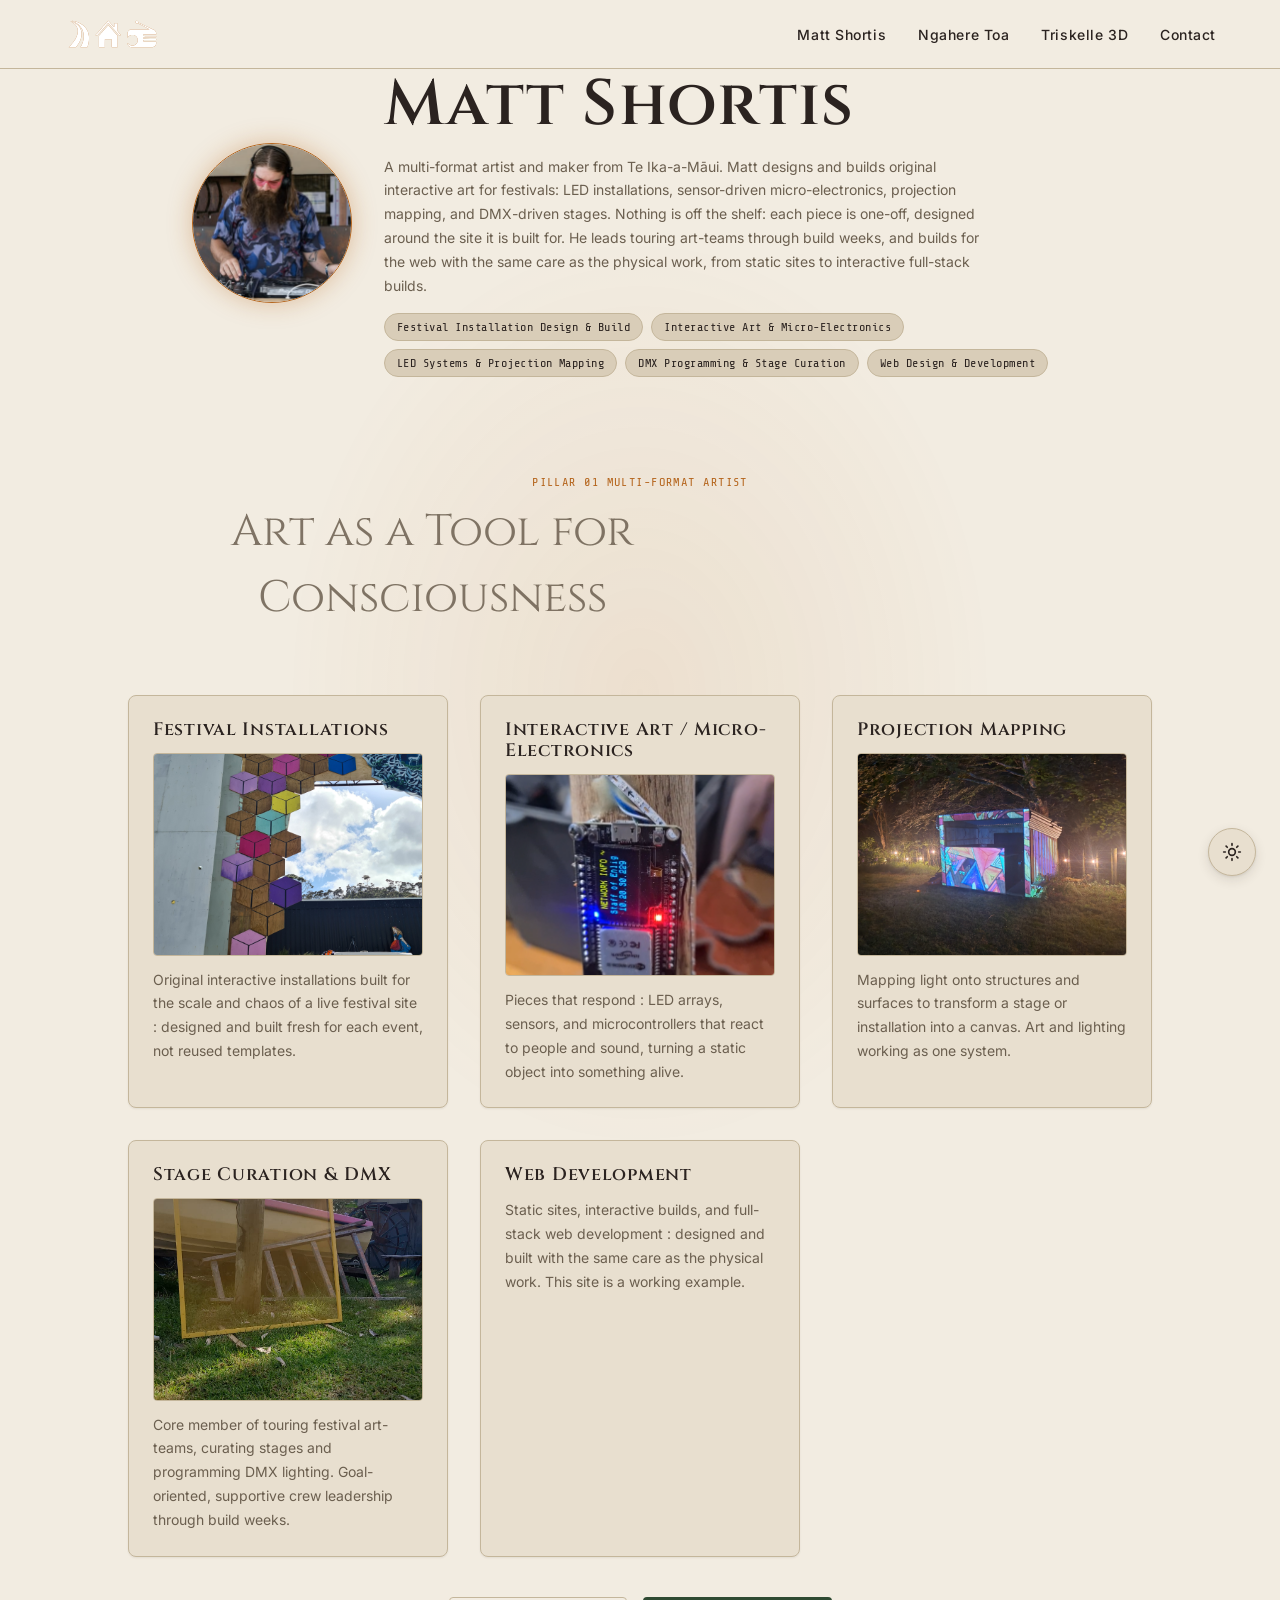
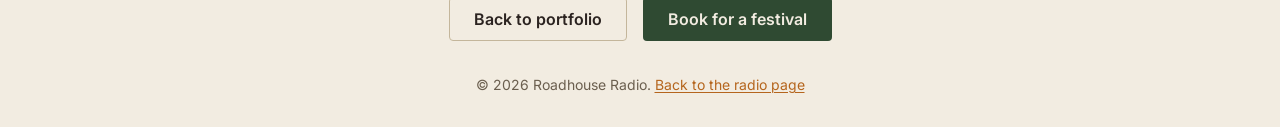
<file: ngahere-toa-art.html>
<!DOCTYPE html>
<html lang="en">
<head>
<meta charset="UTF-8">
<meta name="viewport" content="width=device-width, initial-scale=1.0">
<title>Ngahere toa :  Festival Art (Matt Shortis) | Roadhouse Radio</title>
<meta name="description" content="Multi-format festival art under the name Matt Shortis: interactive installations, LEDs, projection mapping, DMX-driven stages, and web development.">

<link rel="preconnect" href="https://fonts.googleapis.com">
<link rel="preconnect" href="https://fonts.gstatic.com" crossorigin>
<link href="https://fonts.googleapis.com/css2?family=Cinzel:wght@400;500;600;700;900&family=Inter:wght@400;500;600;700&family=Space+Grotesk:wght@400;500;600;700&family=Share+Tech+Mono&display=swap" rel="stylesheet">

<link rel="stylesheet" href="css/tokens.css">
<link rel="stylesheet" href="css/base.css">
<link rel="stylesheet" href="css/components.css">
</head>
<body>

<a href="#main" class="skip-link">Skip to content</a>

<!-- Theme toggle — floating bottom-right -->
<button type="button" id="theme-toggle" class="theme-toggle" aria-label="Toggle color theme" title="Toggle color theme">
  <svg class="theme-toggle__icon theme-toggle__icon--sun" width="20" height="20" viewBox="0 0 24 24" fill="none" stroke="currentColor" stroke-width="2" stroke-linecap="round" stroke-linejoin="round" aria-hidden="true"><circle cx="12" cy="12" r="4"/><path d="M12 2v2M12 20v2M4.93 4.93l1.41 1.41M17.66 17.66l1.41 1.41M2 12h2M20 12h2M6.34 17.66l-1.41 1.41M19.07 4.93l-1.41 1.41"/></svg>
  <svg class="theme-toggle__icon theme-toggle__icon--moon" width="20" height="20" viewBox="0 0 24 24" fill="none" stroke="currentColor" stroke-width="2" stroke-linecap="round" stroke-linejoin="round" aria-hidden="true"><path d="M21 12.79A9 9 0 1 1 11.21 3 7 7 0 0 0 21 12.79z"/></svg>
</button>

<nav class="nav" aria-label="Primary">
  <a href="index.html" class="nav__brand"><img src="images/roadhouseradio_logo.svg" alt="Roadhouse Radio" style="height:36px;width:auto;display:block;filter:brightness(0) invert(1) drop-shadow(0 0 0 #B5651D);transition:filter .25s ease;" onmouseover="this.style.filter='brightness(0) invert(1) drop-shadow(0 0 3px #B5651D) sepia(1) saturate(5) hue-rotate(-5deg) brightness(1.15)'" onmouseout="this.style.filter='brightness(0) invert(1) drop-shadow(0 0 0 #B5651D)'"></a>

  <ul class="nav__links">
    <li><a href="portfolio.html#multi-format-artist">Matt Shortis</a></li>
    <li><a href="portfolio.html#ngahere-toa">Ngahere Toa</a></li>
    <li><a href="portfolio.html#triskelle3d">Triskelle 3D</a></li>
    <li><a href="portfolio.html#contact">Contact</a></li>
  </ul>
  <button type="button" class="nav__toggle" aria-label="Open menu" aria-expanded="false" aria-controls="mobile-panel">
    <svg width="20" height="20" viewBox="0 0 24 24" fill="none" stroke="currentColor" stroke-width="2" stroke-linecap="round" aria-hidden="true" focusable="false">
      <line x1="3" y1="6" x2="21" y2="6"/><line x1="3" y1="12" x2="21" y2="12"/><line x1="3" y1="18" x2="21" y2="18"/>
    </svg>
  </button>
</nav>

<div class="nav__mobile-panel" id="mobile-panel" data-open="false">
  <div class="nav__mobile-sheet" role="dialog" aria-modal="true" aria-label="Menu">
    <button type="button" class="nav__toggle" id="mobile-close" aria-label="Close menu" style="align-self: flex-end;">
      <svg width="20" height="20" viewBox="0 0 24 24" fill="none" stroke="currentColor" stroke-width="2" stroke-linecap="round" aria-hidden="true" focusable="false">
        <line x1="18" y1="6" x2="6" y2="18"/><line x1="6" y1="6" x2="18" y2="18"/>
      </svg>
    </button>
    <a href="portfolio.html#multi-format-artist">Matt Shortis</a>
    <a href="portfolio.html#ngahere-toa">Ngahere Toa</a>
    <a href="portfolio.html#triskelle3d">Triskelle 3D</a>
    <a href="portfolio.html#contact">Contact</a>
  </div>
</div>

<main id="main">

  <div class="scroll-stage" aria-hidden="true">
    <div class="scroll-stage__layer scroll-stage__layer--back"></div>
    <div class="scroll-stage__layer scroll-stage__layer--mid"></div>
  </div>

  <section class="detail-section container" aria-label="About Matt Shortis" style="margin-bottom:var(--space-8);">
    <div style="display:flex;flex-wrap:wrap;gap:var(--space-6);align-items:center;justify-content:center;">
      <img src="images/matt-bio-icon.png" alt="Portrait of Matt Shortis" style="width:160px;height:160px;border-radius:50%;object-fit:cover;border:var(--border-width) solid var(--color-accent);box-shadow:0 0 24px color-mix(in srgb, var(--color-accent) 35%, transparent);display:block;">
      <div style="max-width:44rem;">
        <h1 class="detail-item__title" style="margin:0 0 var(--space-3);font-family:var(--font-display);font-size:var(--text-3xl);letter-spacing:0.02em;">Matt Shortis</h1>
        <p class="detail-item__body">A multi-format artist and maker from Te Ika-a-Māui. Matt designs and builds original interactive art for festivals: LED installations, sensor-driven micro-electronics, projection mapping, and DMX-driven stages. Nothing is off the shelf: each piece is one-off, designed around the site it is built for. He leads touring art-teams through build weeks, and builds for the web with the same care as the physical work, from static sites to interactive full-stack builds.</p>
        <ul class="pillar__skills" style="margin-top:var(--space-3);">
          <li>Festival Installation Design &amp; Build</li>
          <li>Interactive Art &amp; Micro-Electronics</li>
          <li>LED Systems &amp; Projection Mapping</li>
          <li>DMX Programming &amp; Stage Curation</li>
          <li>Web Design &amp; Development</li>
        </ul>
      </div>
    </div>
  </section>

  <section class="container" aria-label="Theme" style="text-align:center;padding-block:var(--space-6);position:relative;z-index:1;">
    <span class="pillar__eyebrow" style="margin-bottom:var(--space-2);">Pillar 01 Multi-Format Artist</span>
    <p style="font-family:var(--font-display);font-size:var(--text-2xl);color:var(--color-muted-foreground);margin:0;opacity:0.85;">Art as a Tool for Consciousness</p>
  </section>

  <section class="detail-section container">
    <div class="detail-grid">
      <div class="detail-item">
        <h3 class="detail-item__title">Festival Installations</h3>
        <img src="images/festi-install.jpg" alt="Festival installation" class="lightbox-image" data-full="images/festi-install.jpg" style="width:100%;aspect-ratio:4/3;object-fit:cover;border-radius:var(--radius-md);margin-bottom:var(--space-3);border:var(--border-width) solid var(--color-border);display:block;">
        <p class="detail-item__body">Original interactive installations built for the scale and chaos of a live festival site :  designed and built fresh for each event, not reused templates.</p>
      </div>
      <div class="detail-item">
        <h3 class="detail-item__title">Interactive Art / Micro-Electronics</h3>
        <img src="images/wizard-staff-brain.jpg" alt="Interactive art" class="lightbox-image" data-full="images/wizard-staff-brain.jpg" style="width:100%;aspect-ratio:4/3;object-fit:cover;border-radius:var(--radius-md);margin-bottom:var(--space-3);border:var(--border-width) solid var(--color-border);display:block;">
        <p class="detail-item__body">Pieces that respond :  LED arrays, sensors, and microcontrollers that react to people and sound, turning a static object into something alive.</p>
      </div>
      <div class="detail-item">
        <h3 class="detail-item__title">Projection Mapping</h3>
        <img src="images/proj-map.jpg" alt="Projection mapping" class="lightbox-image" data-full="images/proj-map.jpg" style="width:100%;aspect-ratio:4/3;object-fit:cover;border-radius:var(--radius-md);margin-bottom:var(--space-3);border:var(--border-width) solid var(--color-border);display:block;">
        <p class="detail-item__body">Mapping light onto structures and surfaces to transform a stage or installation into a canvas. Art and lighting working as one system.</p>
      </div>
      <div class="detail-item">
        <h3 class="detail-item__title">Stage Curation & DMX</h3>
        <img src="images/proj-map-screen.jpg" alt="DMX stage" class="lightbox-image" data-full="images/proj-map-screen.jpg" style="width:100%;aspect-ratio:4/3;object-fit:cover;border-radius:var(--radius-md);margin-bottom:var(--space-3);border:var(--border-width) solid var(--color-border);display:block;">
        <p class="detail-item__body">Core member of touring festival art-teams, curating stages and programming DMX lighting. Goal-oriented, supportive crew leadership through build weeks.</p>
      </div>
      <div class="detail-item">
        <h3 class="detail-item__title">Web Development</h3>
        <p class="detail-item__body">Static sites, interactive builds, and full-stack web development :  designed and built with the same care as the physical work. This site is a working example.</p>
      </div>
    </div>

    <div class="pillar__cta" style="margin-top: 2.5rem; justify-content: center; align-items: center; text-align: center; gap: 1rem; display: flex; flex-wrap: wrap;">
      <a href="portfolio.html#ngahere-toa" class="btn btn-outline">Back to portfolio</a>
      <a href="portfolio.html#contact" class="btn btn-secondary">Book for a festival</a>
    </div>
  </section>

</main>

<footer class="site-footer container">
  <p>&copy; 2026 Roadhouse Radio. <a href="index.html">Back to the radio page</a></p>
</footer>

<script>
  // =====================================================================
  // Theme toggle — persist light/dark preference across pages
  // =====================================================================
  (function() {
    const btn = document.getElementById('theme-toggle');
    const root = document.documentElement;
    const key = 'roadhouse.theme';
    function get() { try { return localStorage.getItem(key) || 'system'; } catch { return 'system'; } }
    function set(m) { try { localStorage.setItem(key, m); } catch {} }
    function apply(mode) { mode === 'light' || mode === 'dark' ? root.setAttribute('data-theme', mode) : root.removeAttribute('data-theme'); }
    function cur() { return root.getAttribute('data-theme') || (window.matchMedia('(prefers-color-scheme: dark)').matches ? 'dark' : 'light'); }
    function updateLabel() {
      const m = cur(); btn.setAttribute('aria-label', m==='dark' ? 'Switch to light theme' : 'Switch to dark theme');
      btn.setAttribute('aria-pressed', String(m==='dark'));
    }
    btn.addEventListener('click', () => { const n = cur()==='dark' ? 'light' : 'dark'; apply(n); set(n); updateLabel(); });
    const init = get(); if (init==='light'||init==='dark') apply(init); updateLabel();
  })();
</script>

<script>
  // =====================================================================
  // Stream / page-specific scripts
  // =====================================================================

  const toggle = document.querySelector('.nav__toggle[aria-controls="mobile-panel"]');
  const panel = document.getElementById('mobile-panel');
  const closeBtn = document.getElementById('mobile-close');
  const panelLinks = panel.querySelectorAll('a');
  function openPanel() {
    panel.setAttribute('data-open', 'true');
    toggle.setAttribute('aria-expanded', 'true');
    const firstLink = panel.querySelector('a');
    if (firstLink) firstLink.focus();
    document.addEventListener('keydown', onKeydown);
  }
  function closePanel() {
    panel.setAttribute('data-open', 'false');
    toggle.setAttribute('aria-expanded', 'false');
    toggle.focus();
    document.removeEventListener('keydown', onKeydown);
  }
  function onKeydown(e) { if (e.key === 'Escape') closePanel(); }
  toggle.addEventListener('click', openPanel);
  closeBtn.addEventListener('click', closePanel);
  panel.addEventListener('click', (e) => { if (e.target === panel) closePanel(); });
  panelLinks.forEach(link => link.addEventListener('click', closePanel));

  const stage = document.querySelector('.scroll-stage');
  if (stage) stage.style.height = document.body.scrollHeight + 'px';

  // =====================================================================
  // Lightbox — click any .lightbox-image to open full-screen, × to close
  // =====================================================================
  const lightbox = document.createElement('div');
  lightbox.className = 'lightbox-overlay';
  lightbox.innerHTML = '<img id="lightbox-img" alt="Enlarged view" /><button class="lightbox-close" id="lightbox-close" aria-label="Close image">×</button>';
  document.body.appendChild(lightbox);
  const lbImg = lightbox.querySelector('#lightbox-img');
  const lbClose = lightbox.querySelector('#lightbox-close');
  function openLightbox(src, alt) { lbImg.src = src; lbImg.alt = alt; lightbox.classList.add('active'); history.pushState({lightbox:true}, ''); }
  function closeLightbox() { lightbox.classList.remove('active'); lbImg.src = ''; document.body.style.overflow=''; document.body.style.touchAction=''; document.body.style.position=''; document.body.style.left=''; document.body.style.top=''; document.body.style.width=''; if(history.state && history.state.lightbox) history.back(); }
  lightbox.addEventListener('click', (e) => { if (e.target === lightbox || e.target === lbClose) closeLightbox(); });
  document.querySelectorAll('.lightbox-image').forEach(img => {
    img.addEventListener('click', () => openLightbox(img.getAttribute('data-full') || img.src, img.alt));
  });
  document.addEventListener('keydown', (e) => { if (e.key === 'Escape' && lightbox.classList.contains('active')) closeLightbox(); });
  // Mobile back-button: close lightbox instead of navigating
  window.addEventListener('popstate', (e) => { if (e.state && e.state.lightbox && lightbox.classList.contains('active')) { closeLightbox(); } else if (lightbox.classList.contains('active')) { closeLightbox(); } });
  // Mobile touch: close on overlay/background touch, prevent scroll/zoom, lock body
  lightbox.addEventListener('touchstart', e => { if(e.target === lightbox || e.target === lbClose){ e.preventDefault(); closeLightbox(); } }, {passive:false});
  lightbox.addEventListener('touchend', e => { if(e.target === lightbox || e.target === lbClose){ e.preventDefault(); } }, {passive:false});
  document.querySelectorAll('.lightbox-image').forEach(img => img.addEventListener('click', () => { document.body.style.overflow='hidden'; document.body.style.touchAction='none'; document.body.style.position='fixed'; document.body.style.left='0'; document.body.style.top='0'; document.body.style.width='100%'; openLightbox(img.getAttribute('data-full') || img.src, img.alt); }));
</script>

</body>
</html>
</file>
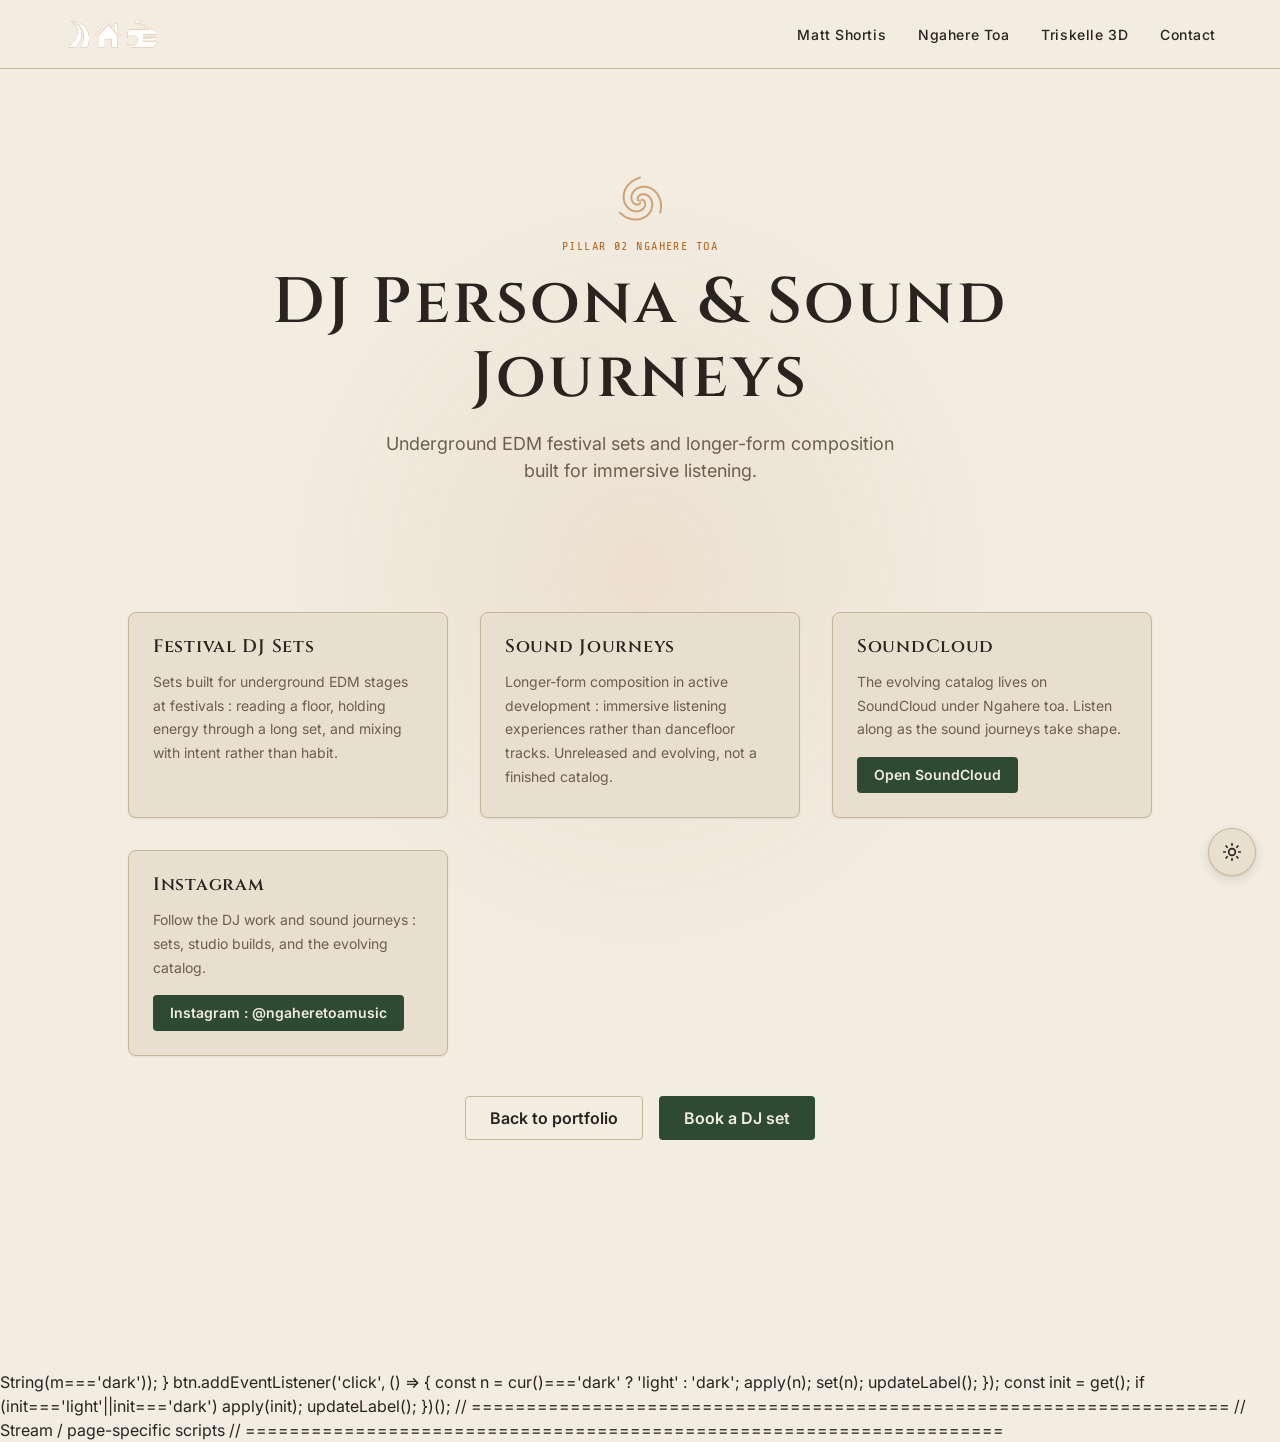
<file: ngahere-toa-dj.html>
<!DOCTYPE html>
<html lang="en">
<head>
<meta charset="UTF-8">
<meta name="viewport" content="width=device-width, initial-scale=1.0">
<title>Ngahere toa :  DJ & Composition | Roadhouse Radio</title>
<meta name="description" content="DJ persona and composition under the artist name Ngahere toa: underground EDM festival sets and longer-form sound journeys. On SoundCloud.">

<link rel="preconnect" href="https://fonts.googleapis.com">
<link rel="preconnect" href="https://fonts.gstatic.com" crossorigin>
<link href="https://fonts.googleapis.com/css2?family=Cinzel:wght@400;500;600;700;900&family=Inter:wght@400;500;600;700&family=Space+Grotesk:wght@400;500;600;700&family=Share+Tech+Mono&display=swap" rel="stylesheet">

<link rel="stylesheet" href="css/tokens.css">
<link rel="stylesheet" href="css/base.css">
<link rel="stylesheet" href="css/components.css">
</head>
<body>

<a href="#main" class="skip-link">Skip to content</a>

<!-- Theme toggle — floating bottom-right -->
<button type="button" id="theme-toggle" class="theme-toggle" aria-label="Toggle color theme" title="Toggle color theme">
  <svg class="theme-toggle__icon theme-toggle__icon--sun" width="20" height="20" viewBox="0 0 24 24" fill="none" stroke="currentColor" stroke-width="2" stroke-linecap="round" stroke-linejoin="round" aria-hidden="true"><circle cx="12" cy="12" r="4"/><path d="M12 2v2M12 20v2M4.93 4.93l1.41 1.41M17.66 17.66l1.41 1.41M2 12h2M20 12h2M6.34 17.66l-1.41 1.41M19.07 4.93l-1.41 1.41"/></svg>
  <svg class="theme-toggle__icon theme-toggle__icon--moon" width="20" height="20" viewBox="0 0 24 24" fill="none" stroke="currentColor" stroke-width="2" stroke-linecap="round" stroke-linejoin="round" aria-hidden="true"><path d="M21 12.79A9 9 0 1 1 11.21 3 7 7 0 0 0 21 12.79z"/></svg>
</button>

<nav class="nav" aria-label="Primary">
  <a href="index.html" class="nav__brand"><img src="images/roadhouseradio_logo.svg" alt="Roadhouse Radio" style="height:36px;width:auto;display:block;filter:brightness(0) invert(1) drop-shadow(0 0 0 #B5651D);transition:filter .25s ease;" onmouseover="this.style.filter='brightness(0) invert(1) drop-shadow(0 0 3px #B5651D) sepia(1) saturate(5) hue-rotate(-5deg) brightness(1.15)'" onmouseout="this.style.filter='brightness(0) invert(1) drop-shadow(0 0 0 #B5651D)'"></a>
  <ul class="nav__links">
    <li><a href="portfolio.html#multi-format-artist">Matt Shortis</a></li>
    <li><a href="portfolio.html#ngahere-toa">Ngahere Toa</a></li>
    <li><a href="portfolio.html#triskelle3d">Triskelle 3D</a></li>
    <li><a href="portfolio.html#contact">Contact</a></li>
  </ul>
  <button type="button" class="nav__toggle" aria-label="Open menu" aria-expanded="false" aria-controls="mobile-panel">
    <svg width="20" height="20" viewBox="0 0 24 24" fill="none" stroke="currentColor" stroke-width="2" stroke-linecap="round" aria-hidden="true" focusable="false">
      <line x1="3" y1="6" x2="21" y2="6"/><line x1="3" y1="12" x2="21" y2="12"/><line x1="3" y1="18" x2="21" y2="18"/>
    </svg>
  </button>
</nav>

<div class="nav__mobile-panel" id="mobile-panel" data-open="false">
  <div class="nav__mobile-sheet" role="dialog" aria-modal="true" aria-label="Menu">
    <button type="button" class="nav__toggle" id="mobile-close" aria-label="Close menu" style="align-self: flex-end;">
      <svg width="20" height="20" viewBox="0 0 24 24" fill="none" stroke="currentColor" stroke-width="2" stroke-linecap="round" aria-hidden="true" focusable="false">
        <line x1="18" y1="6" x2="6" y2="18"/><line x1="6" y1="6" x2="18" y2="18"/>
      </svg>
    </button>
    <a href="portfolio.html#multi-format-artist">Matt Shortis</a>
    <a href="portfolio.html#ngahere-toa">Ngahere Toa</a>
    <a href="portfolio.html#triskelle3d">Triskelle 3D</a>
    <a href="portfolio.html#contact">Contact</a>
  </div>
</div>

<main id="main">

  <div class="scroll-stage" aria-hidden="true">
    <div class="scroll-stage__layer scroll-stage__layer--back"></div>
    <div class="scroll-stage__layer scroll-stage__layer--mid"></div>
  </div>

  <section class="detail-hero container">
    <div style="position:relative;width:72px;height:72px;margin:0 auto;color:var(--color-accent);">
      <div id="morph-ngahere" class="scroll-symbol" style="position:absolute;left:50%;top:50%;width:100%;height:100%;background-color:currentColor;-webkit-mask:url(images/celtic_triskele_clean.svg) center/contain no-repeat;mask:url(images/celtic_triskele_clean.svg) center/contain no-repeat;opacity:0.55;transform-origin:center;transform:translate(-50%,-50%);"></div>
    </div>
    <span class="pillar__eyebrow">Pillar 02 Ngahere toa</span>
    <h1>DJ Persona & Sound Journeys</h1>
    <p class="lede">Underground EDM festival sets and longer-form composition built for immersive listening.</p>
  </section>

  <section class="detail-section container">
    <div class="detail-grid">
      <div class="detail-item">
        <h3 class="detail-item__title">Festival DJ Sets</h3>
        <p class="detail-item__body">Sets built for underground EDM stages at festivals :  reading a floor, holding energy through a long set, and mixing with intent rather than habit.</p>
      </div>
      <div class="detail-item">
        <h3 class="detail-item__title">Sound Journeys</h3>
        <p class="detail-item__body">Longer-form composition in active development :  immersive listening experiences rather than dancefloor tracks. Unreleased and evolving, not a finished catalog.</p>
      </div>
      <div class="detail-item">
        <h3 class="detail-item__title">SoundCloud</h3>
        <p class="detail-item__body">The evolving catalog lives on SoundCloud under Ngahere toa. Listen along as the sound journeys take shape.</p>
        <div class="pillar__cta" style="margin-top: var(--space-4);">
          <a href="https://soundcloud.com/ngaheretoa" class="btn btn-secondary btn-sm" target="_blank" rel="noopener">Open SoundCloud</a>
        </div>
      </div>
      <div class="detail-item">
        <h3 class="detail-item__title">Instagram</h3>
        <p class="detail-item__body">Follow the DJ work and sound journeys :  sets, studio builds, and the evolving catalog.</p>
        <div class="pillar__cta" style="margin-top: var(--space-4);">
          <a href="https://www.instagram.com/ngaheretoamusic" class="btn btn-secondary btn-sm" target="_blank" rel="noopener">Instagram :  @ngaheretoamusic</a>
        </div>
      </div>
    </div>

    <div class="pillar__cta" style="margin-top: 2.5rem; justify-content: center; align-items: center; text-align: center; gap: 1rem; display: flex; flex-wrap: wrap;">
      <a href="portfolio.html#ngahere-toa" class="btn btn-outline">Back to portfolio</a>
      <a href="portfolio.html#contact" class="btn btn-secondary">Book a DJ set</a>
    </div>
  </section>

</main>

<footer class="site-footer container">
  <p>&copy; 2026 Roadhouse Radio. <a href="https://www.instagram.com/ngaheretoamusic" target="_blank" rel="noopener">@ngaheretoamusic</a> · <a href="https://www.instagram.com/roadhouse.radio" target="_blank" rel="noopener">@roadhouse.radio</a> · <a href="index.html">Back</a></p>
</footer>


  // =====================================================================
  // Theme toggle — persist light/dark preference across pages
  // =====================================================================
  (function() {
    const btn = document.getElementById('theme-toggle');
    const root = document.documentElement;
    const key = 'roadhouse.theme';
    function get() { try { return localStorage.getItem(key) || 'system'; } catch { return 'system'; } }
    function set(m) { try { localStorage.setItem(key, m); } catch {} }
    function apply(mode) { mode === 'light' || mode === 'dark' ? root.setAttribute('data-theme', mode) : root.removeAttribute('data-theme'); }
    function cur() { return root.getAttribute('data-theme') || (window.matchMedia('(prefers-color-scheme: dark)').matches ? 'dark' : 'light'); }
    function updateLabel() {
      const m = cur(); btn.setAttribute('aria-label', m==='dark' ? 'Switch to light theme' : 'Switch to dark theme');
      btn.setAttribute('aria-pressed', String(m==='dark'));
    }
    btn.addEventListener('click', () => { const n = cur()==='dark' ? 'light' : 'dark'; apply(n); set(n); updateLabel(); });
    const init = get(); if (init==='light'||init==='dark') apply(init); updateLabel();
  })();

  // =====================================================================
  // Stream / page-specific scripts
  // =====================================================================
  <script>
  const toggle = document.querySelector('.nav__toggle[aria-controls="mobile-panel"]');
  const panel = document.getElementById('mobile-panel');
  const closeBtn = document.getElementById('mobile-close');
  const panelLinks = panel.querySelectorAll('a');
  function openPanel() {
    panel.setAttribute('data-open', 'true');
    toggle.setAttribute('aria-expanded', 'true');
    const firstLink = panel.querySelector('a');
    if (firstLink) firstLink.focus();
    document.addEventListener('keydown', onKeydown);
  }
  function closePanel() {
    panel.setAttribute('data-open', 'false');
    toggle.setAttribute('aria-expanded', 'false');
    toggle.focus();
    document.removeEventListener('keydown', onKeydown);
  }
  function onKeydown(e) { if (e.key === 'Escape') closePanel(); }
  toggle.addEventListener('click', openPanel);
  closeBtn.addEventListener('click', closePanel);
  panel.addEventListener('click', (e) => { if (e.target === panel) closePanel(); });
  panelLinks.forEach(link => link.addEventListener('click', closePanel));

  const stage = document.querySelector('.scroll-stage');
  if (stage) stage.style.height = document.body.scrollHeight + 'px';
</script>

</body>
</html>
</file>
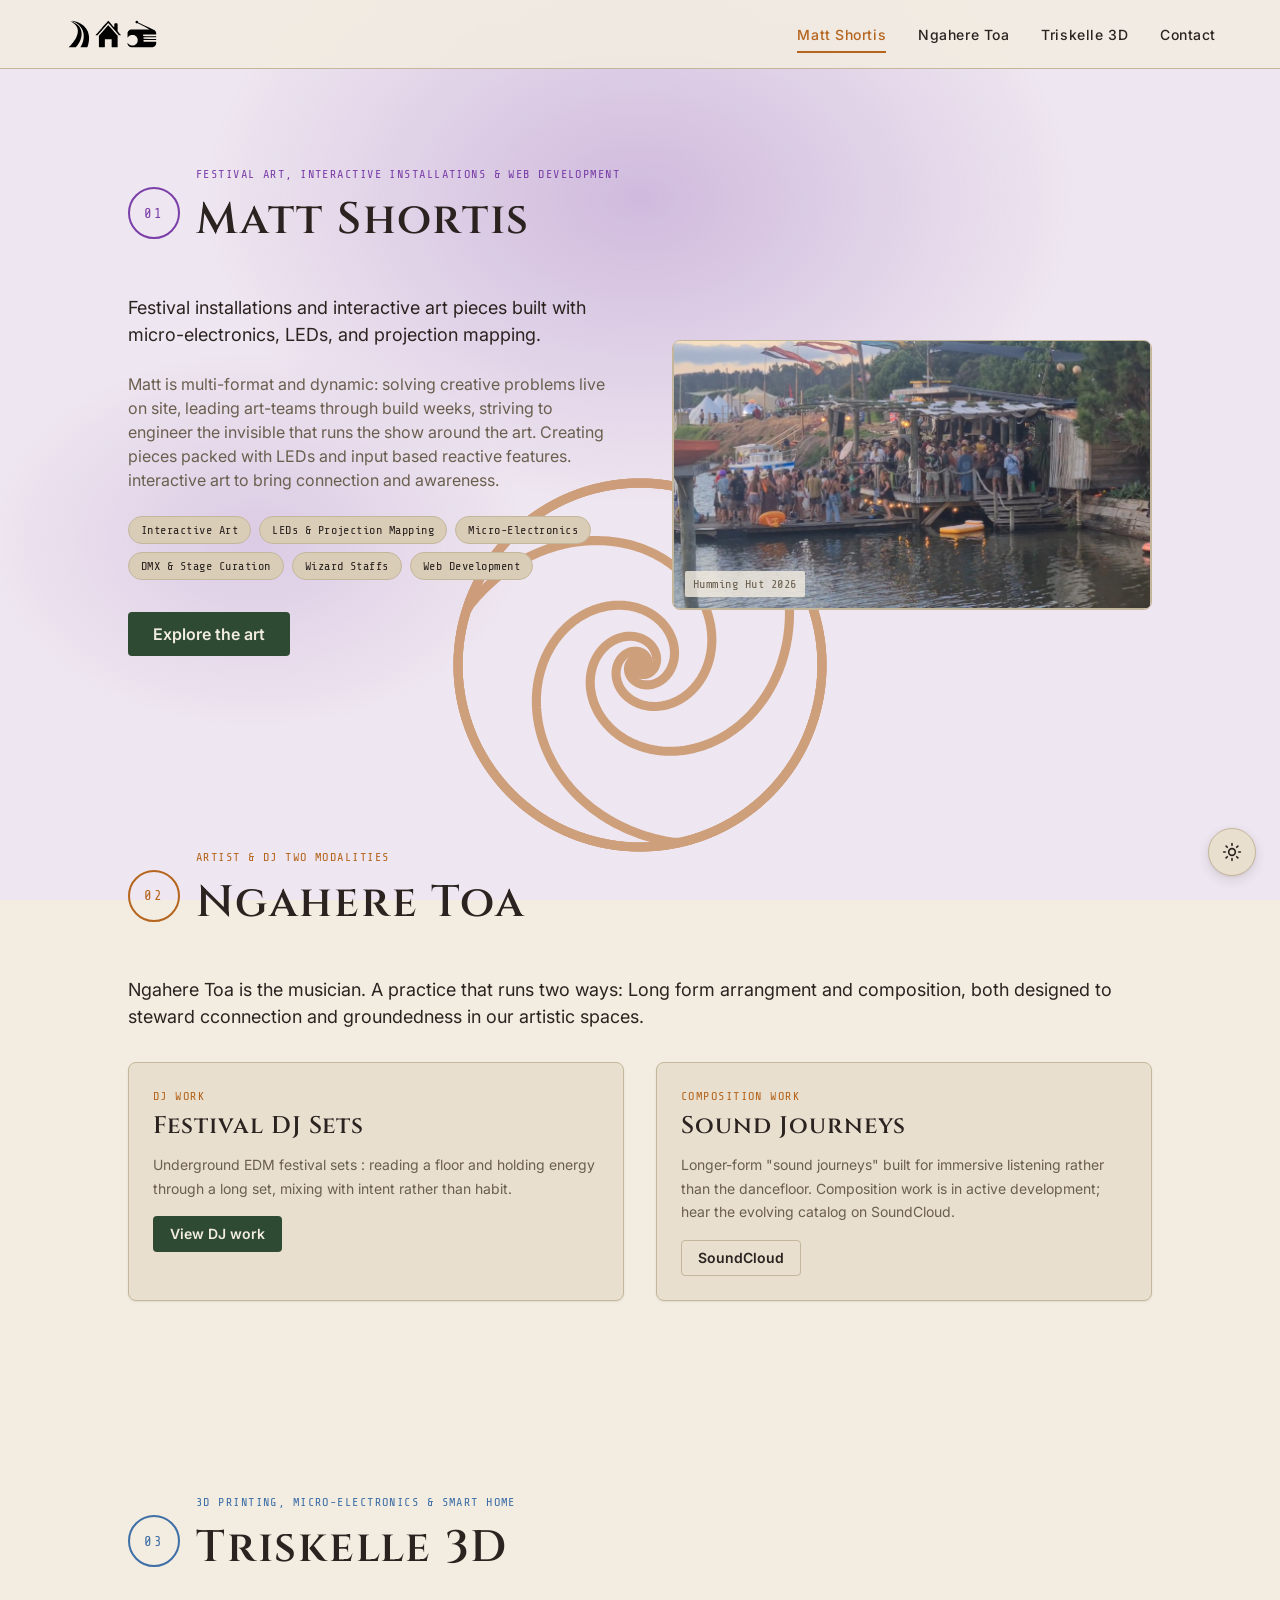
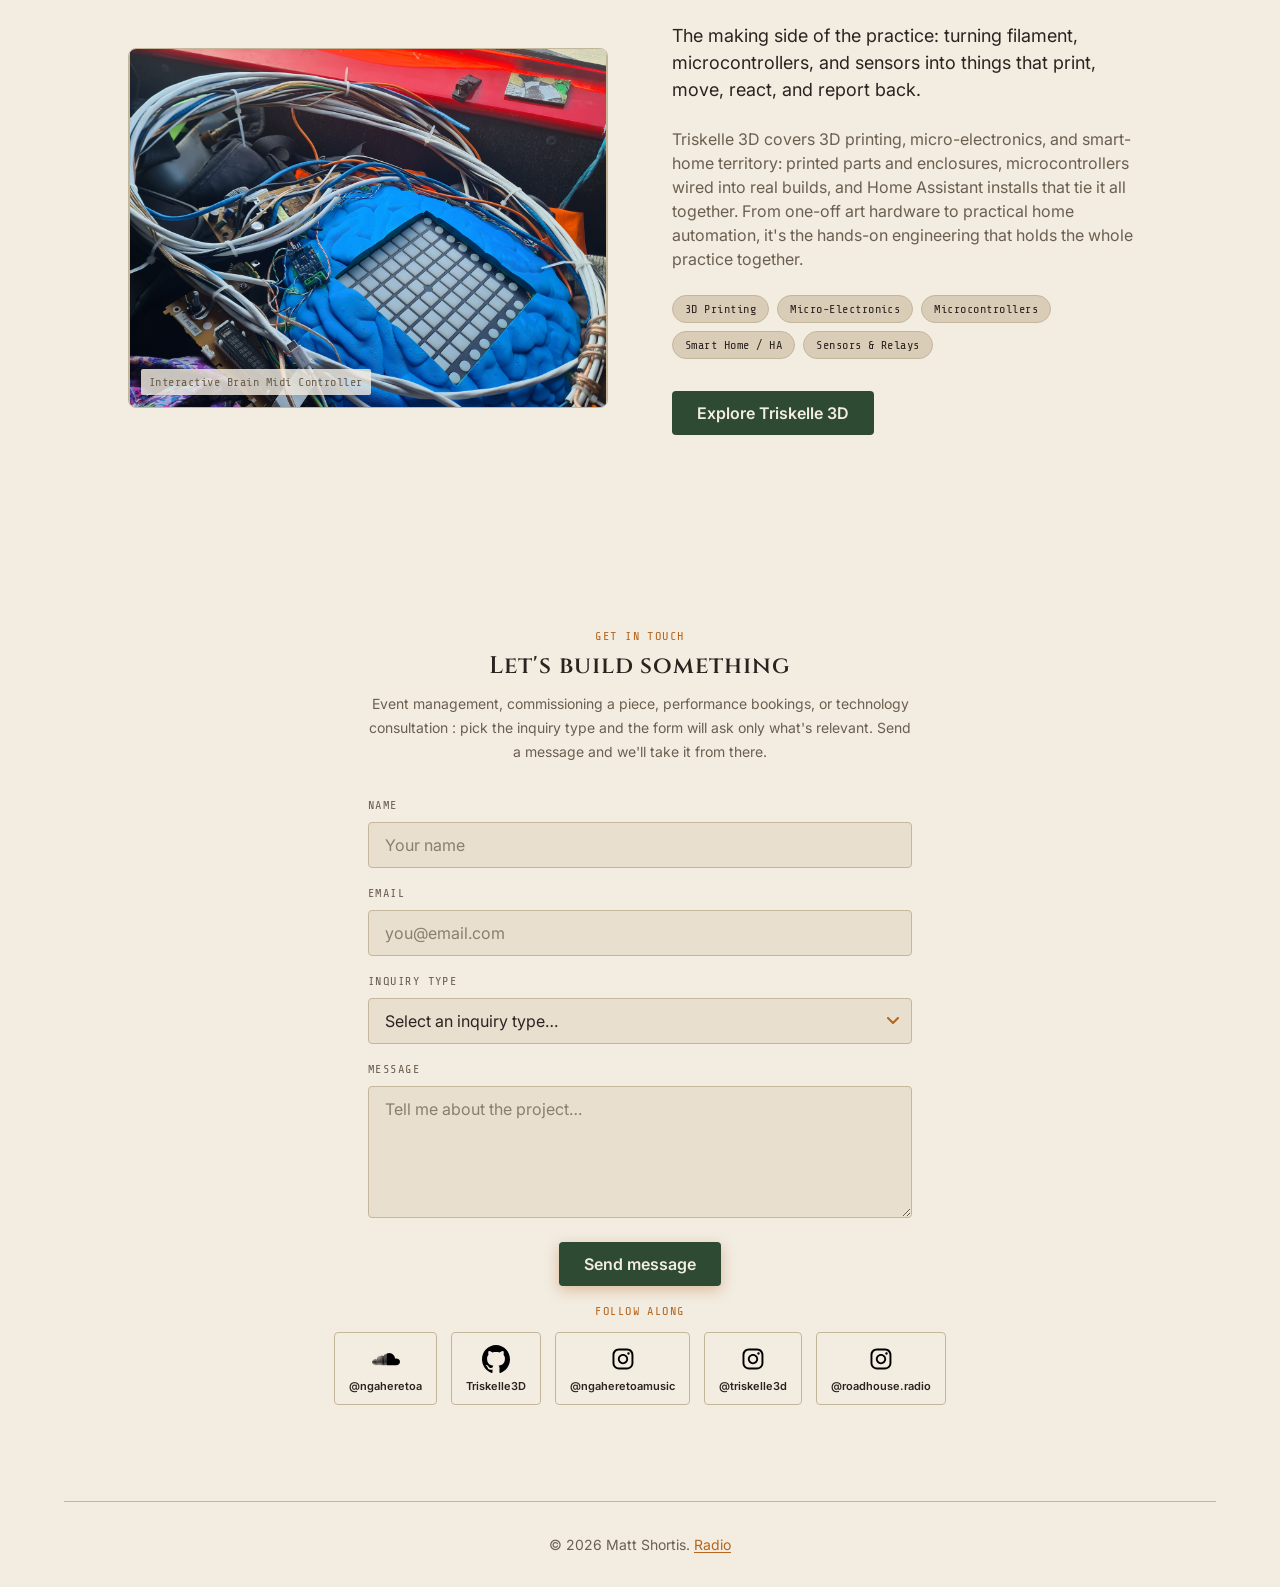
<file: portfolio.html>
<!DOCTYPE html>
<html lang="en">
<head>
<meta charset="UTF-8">
<meta name="viewport" content="width=device-width, initial-scale=1.0">
<title>Roadhouse Radio :  Ngahere Toa, Matt Shortis & Triskelle 3D</title>
<meta name="description" content="Landing page for Roadhouse Radio :  the artist name Ngahere Toa (DJ & composition), multi-format festival art under Matt Shortis (interactive art, LEDs, wizard staffs, web development), and Triskelle 3D (3D printing, micro-electronics, smart home).">

<link rel="preconnect" href="https://fonts.googleapis.com">
<link rel="preconnect" href="https://fonts.gstatic.com" crossorigin>
<link href="https://fonts.googleapis.com/css2?family=Cinzel:wght@400;500;600;700;900&family=Inter:wght@400;500;600;700&family=Space+Grotesk:wght@400;500;600;700&family=Share+Tech+Mono&display=swap" rel="stylesheet">

<link rel="stylesheet" href="css/tokens.css">
<link rel="stylesheet" href="css/base.css">
<link rel="stylesheet" href="css/components.css">

<!-- EmailJS integration for contact form -->
<script type="text/javascript" src="https://cdn.emailjs.com/dist/email.min.js"></script>
<script type="text/javascript">
   (function(){
      emailjs.init("ySHN_CiKI76p3Zzp-");
   })();
</script>
</head>
<body>

<a href="#main" class="skip-link">Skip to content</a>

<!-- Theme toggle — floating bottom-right -->
<button type="button" id="theme-toggle" class="theme-toggle" aria-label="Toggle color theme" title="Toggle color theme">
  <svg class="theme-toggle__icon theme-toggle__icon--sun" width="20" height="20" viewBox="0 0 24 24" fill="none" stroke="currentColor" stroke-width="2" stroke-linecap="round" stroke-linejoin="round" aria-hidden="true"><circle cx="12" cy="12" r="4"/><path d="M12 2v2M12 20v2M4.93 4.93l1.41 1.41M17.66 17.66l1.41 1.41M2 12h2M20 12h2M6.34 17.66l-1.41 1.41M19.07 4.93l-1.41 1.41"/></svg>
  <svg class="theme-toggle__icon theme-toggle__icon--moon" width="20" height="20" viewBox="0 0 24 24" fill="none" stroke="currentColor" stroke-width="2" stroke-linecap="round" stroke-linejoin="round" aria-hidden="true"><path d="M21 12.79A9 9 0 1 1 11.21 3 7 7 0 0 0 21 12.79z"/></svg>
</button>

<nav class="nav" aria-label="Primary">
  <a href="index.html" class="nav__brand"><img src="images/roadhouseradio_logo.svg" alt="Roadhouse Radio" class="invert-on-dark" style="height:36px;width:auto;display:block;transition:filter .25s ease;" onmouseover="this.style.filter='brightness(0) invert(1) drop-shadow(0 0 3px #B5651D) sepia(1) saturate(5) hue-rotate(-5deg) brightness(1.15)'" onmouseout="this.style.filter=''"></a>

  <ul class="nav__links">
    <li><a href="#multi-format-artist">Matt Shortis</a></li>
    <li><a href="#ngahere-toa">Ngahere Toa</a></li>
    <li><a href="#triskelle3d">Triskelle 3D</a></li>
    <li><a href="#contact">Contact</a></li>
  </ul>

  <button type="button" class="nav__toggle" aria-label="Open menu" aria-expanded="false" aria-controls="mobile-panel">
    <svg width="20" height="20" viewBox="0 0 24 24" fill="none" stroke="currentColor" stroke-width="2" stroke-linecap="round" aria-hidden="true" focusable="false">
      <line x1="3" y1="6" x2="21" y2="6"/><line x1="3" y1="12" x2="21" y2="12"/><line x1="3" y1="18" x2="21" y2="18"/>
    </svg>
  </button>
</nav>

<div class="nav__mobile-panel" id="mobile-panel" data-open="false">
  <div class="nav__mobile-sheet" role="dialog" aria-modal="true" aria-label="Menu">
    <button type="button" class="nav__toggle" id="mobile-close" aria-label="Close menu" style="align-self: flex-end;">
      <svg width="20" height="20" viewBox="0 0 24 24" fill="none" stroke="currentColor" stroke-width="2" stroke-linecap="round" aria-hidden="true" focusable="false">
        <line x1="18" y1="6" x2="6" y2="18"/><line x1="6" y1="6" x2="18" y2="18"/>
      </svg>
    </button>
    <a href="#multi-format-artist">Matt Shortis</a>
    <a href="#ngahere-toa">Ngahere Toa</a>
    <a href="#triskelle3d">Triskelle 3D</a>
    <a href="#contact">Contact</a>
  </div>
</div>

<main id="main">

  <!-- ================================================================ -->
  <!-- PARALLAX + MORPHING MARK STAGE (Phase 3, reworked)                 -->
  <!-- A fixed background: four atmosphere washes (ember / LED / forge /  -->
  <!-- forest) crossfade and the central mark morphs stage rig → circuit  -->
  <!-- traces → triskelle → triskelle as the user scrolls each section    -->
  <!-- into view — the page energy (and its ground colour) shifts with     -->
  <!-- each pillar.                                                          -->
  <!-- ================================================================ -->
  <div class="scroll-stage" aria-hidden="true" data-atmo="ngahere">
    <div class="scroll-stage__layer scroll-stage__layer--back" id="layer-back"></div>
    <!-- Bottom extension: covers the contact form + social/follow-along
         sections below the initial viewport on mobile (long pages). This keeps
         the contact atmo bloom visible behind the bottom content. -->
    <div class="scroll-stage__layer scroll-stage__layer--bottom" id="layer-bottom">
      <div class="scroll-stage__atmo scroll-stage__atmo--contact--bottom" id="atmo-contact-bottom"></div>
    </div>
    <div class="scroll-stage__atmo scroll-stage__atmo--ngahere" id="atmo-ngahere"></div>
    <div class="scroll-stage__atmo scroll-stage__atmo--artist" id="atmo-artist"></div>
    <div class="scroll-stage__atmo scroll-stage__atmo--triskelle" id="atmo-triskelle"></div>
    <div class="scroll-stage__atmo scroll-stage__atmo--contact" id="atmo-contact"></div>
  </div>

  <div id="symbol-layer" aria-hidden="true" style="position:fixed;left:0;top:0;width:100%;height:100vh;z-index:0;pointer-events:none;overflow:hidden;">
    <div class="scroll-stage__mark" id="morph-mark" style="position:absolute;left:50%;top:45vh;width:min(520px,95vw);opacity:0.55;transform:translate(-50%,-50%);">
      <!-- Multi-format artist (spiral) — phase: 0–33% scroll -->
      <div id="morph-artist" class="scroll-symbol" data-phase-start="0" data-phase-end="0.25" style="position:absolute;left:0;top:0;width:100%;height:100%;background-color:currentColor;-webkit-mask:url(images/spiral_clean.svg) center/contain no-repeat;mask:url(images/spiral_clean.svg) center/contain no-repeat;opacity:1;transform-origin:center;transform:scaleX(-1) scale(1) rotate(0deg);"></div>
      <!-- Ngahere Toa (celtic triskele) — phase: 33–66% scroll -->
      <div id="morph-ngahere" class="scroll-symbol" data-phase-start="0.02" data-phase-end="0.55" style="position:absolute;left:0;top:0;width:100%;height:100%;background-color:currentColor;-webkit-mask:url(images/celtic_triskele_clean.svg) center/contain no-repeat;mask:url(images/celtic_triskele_clean.svg) center/contain no-repeat;opacity:0;transform-origin:center;transform:scaleX(-1) scale(0) rotate(0deg);"></div>
      <!-- Triskelle 3D (triple spiral) — phase: 66–100% scroll -->
      <div id="morph-triskelle" class="scroll-symbol" data-phase-start="0.40" data-phase-end="0.75" style="position:absolute;left:0;top:0;width:100%;height:100%;background-color:currentColor;-webkit-mask:url(images/Triple-Spiral-clean.svg) center/contain no-repeat;mask:url(images/Triple-Spiral-clean.svg) center/contain no-repeat;opacity:0;transform-origin:center;transform:scale(0) rotate(0deg);"></div>
    </div>
  </div>

  <!-- Page heading for accessibility
  <!-- Page heading for accessibility + the nav's skip target. The visible
     hero block was removed by request; the wordmark lives here only. -->
  <h1 class="sr-only">Roadhouse Radio :  Ngahere Toa, Matt Shortis &amp; Triskelle 3D</h1>

  <!-- ================================================================ -->
  <!-- PILLAR 2 — MULTI-FORMAT ARTIST (festival art, wizard staffs in)   -->
  <!-- ================================================================ -->
  <section id="multi-format-artist" class="section pillar container" data-pillar="circuit">
    <div class="pillar__head">
      <span class="pillar__num">01</span>
      <div>
        <span class="pillar__eyebrow">Festival Art, Interactive Installations & Web Development</span>
        <h2 class="pillar__title">Matt Shortis</h2>
      </div>
    </div>
    <div class="pillar__row pillar__row--reverse">
      <div class="pillar__media">
        <div class="media-placeholder" style="aspect-ratio: 16 / 9;">
          <img src="images/humming-hutt.jpg" alt="Matt Shortis — Festival Art & Interactive Installations" class="lightbox-image" data-full="images/humming-hutt.jpg" style="width:100%;object-fit:cover;border-radius:var(--radius-md);display:block;cursor:zoom-in;" loading="eager">
          <span class="media-placeholder__label">Humming Hut 2026</span>
        </div>
      </div>
      <div class="pillar__content">
        <p class="pillar__lede">Festival installations and interactive art pieces built with micro-electronics, LEDs, and projection mapping.</p>
        <p class="pillar__body">Matt is multi-format and dynamic: solving creative problems live on site, leading art-teams through build weeks, striving to engineer the invisible that runs the show around the art. Creating pieces packed with LEDs and input based reactive features. interactive art to bring connection and awareness.</p>
        <ul class="pillar__skills">
          <li>Interactive Art</li>
          <li>LEDs & Projection Mapping</li>
          <li>Micro-Electronics</li>
          <li>DMX & Stage Curation</li>
          <li>Wizard Staffs</li>
          <li>Web Development</li>
        </ul>
        <div class="pillar__cta">
          <a href="ngahere-toa-art.html" class="btn btn-secondary">Explore the art</a>
        </div>
      </div>
    </div>
  </section>

  <!-- ================================================================ -->
  <!-- PILLAR 1 — NGAHERE TOA (artist name — DJ + composition)           -->
  <!-- ================================================================ -->
  <section id="ngahere-toa" class="section pillar container" data-pillar="stage">
    <div class="pillar__head">
      <span class="pillar__num">02</span>
      <div>
        <span class="pillar__eyebrow">Artist & DJ Two Modalities</span>
        <h2 class="pillar__title">Ngahere Toa</h2>
      </div>
    </div>
    <p class="pillar__lede">Ngahere Toa is the musician. A practice that runs two ways: Long form arrangment and composition, both designed to steward cconnection and groundedness in our artistic spaces.</p>
    <div class="modalities">

      <div class="modality">
        <span class="modality__eyebrow">DJ work</span>
        <h3 class="modality__title">Festival DJ Sets</h3>
        <p class="modality__body">Underground EDM festival sets :  reading a floor and holding energy through a long set, mixing with intent rather than habit.</p>
        <div class="modality__links">
          <a href="ngahere-toa-dj.html" class="btn btn-secondary btn-sm">View DJ work</a>
        </div>
      </div>

      <div class="modality">
        <span class="modality__eyebrow">Composition work</span>
        <h3 class="modality__title">Sound Journeys</h3>
        <p class="modality__body">Longer-form "sound journeys" built for immersive listening rather than the dancefloor. Composition work is in active development; hear the evolving catalog on SoundCloud.</p>
        <div class="modality__links">
          <a href="https://soundcloud.com/ngaheretoa" class="btn btn-outline btn-sm" target="_blank" rel="noopener">SoundCloud</a>
        </div>
      </div>

    </div>
  </section>

  <!-- ================================================================ -->
  <!-- PILLAR 3 — TRISKELLE 3D                                           -->
  <!-- ================================================================ -->
  <section id="triskelle3d" class="section pillar container" data-pillar="triskelle">
    <div class="pillar__head">
      <span class="pillar__num">03</span>
      <div>
        <span class="pillar__eyebrow">3D Printing, Micro-Electronics & Smart Home</span>
        <h2 class="pillar__title">Triskelle 3D</h2>
      </div>
    </div>
    <div class="pillar__row">
      <div class="pillar__media">
        <div class="media-placeholder">
          <img src="images/brain-button-pad.jpg" alt="3D print & build" class="lightbox-image media-placeholder__image" data-full="images/brain-button-pad.jpg" style="width:100%;aspect-ratio:64/64;object-fit:cover;border-radius:var(--radius-md);display:block;cursor:zoom-in;">
          <span class="media-placeholder__label">Interactive Brain Midi Controller</span>
        </div>
      </div>
      <div class="pillar__content">
        <p class="pillar__lede">The making side of the practice: turning filament, microcontrollers, and sensors into things that print, move, react, and report back.</p>
        <p class="pillar__body">Triskelle 3D covers 3D printing, micro-electronics, and smart-home territory: printed parts and enclosures, microcontrollers wired into real builds, and Home Assistant installs that tie it all together. From one-off art hardware to practical home automation, it's the hands-on engineering that holds the whole practice together.</p>
        <ul class="pillar__skills">
          <li>3D Printing</li>
          <li>Micro-Electronics</li>
          <li>Microcontrollers</li>
          <li>Smart Home / HA</li>
          <li>Sensors & Relays</li>
        </ul>
        <div class="pillar__cta">
          <a href="triskelle3d.html" class="btn btn-secondary">Explore Triskelle 3D</a>
        </div>
      </div>
    </div>
  </section>

  <!-- ================================================================ -->
  <!-- CONTACT — email form (Phase 4). mailto: submission opens the      -->
  <!-- user's mail client with the message composed. Swap for a backend  -->
  <!-- endpoint later if preferred.                                      -->
  <!-- ================================================================ -->
  <section id="contact" class="section container" style="position: relative; z-index: 1; padding-block: var(--section-padding-y) var(--space-2);">
    <div class="contact-stub">
      <span class="card__eyebrow">Get in touch</span>
      <h2 class="card__title" style="margin-bottom: var(--space-3);">Let's build something</h2>
      <p class="card__body">Event management, commissioning a piece, performance bookings, or technology consultation :  pick the inquiry type and the form will ask only what's relevant. Send a message and we'll take it from there.</p>

      <form class="contact-form" id="contact-form">
        <div class="contact-form__row">
          <label for="cf-name">Name</label>
          <input id="cf-name" name="name" type="text" required autocomplete="name" placeholder="Your name">
        </div>
        <div class="contact-form__row">
          <label for="cf-email">Email</label>
          <input id="cf-email" name="email" type="email" required autocomplete="email" placeholder="you@email.com">
        </div>
        <div class="contact-form__row">
          <label for="cf-inquiry">Inquiry type</label>
          <select id="cf-inquiry" name="inquiry" required>
            <option value="">Select an inquiry type…</option>
            <option value="performance">Performance booking</option>
            <option value="event-management">Event management</option>
            <option value="commission">Commission a piece</option>
            <option value="tech">Technology consultation</option>
            <option value="other">Other</option>
          </select>
        </div>

        <!-- ============ TYPE-SPECIFIC FIELDS (progressive disclosure) ============ -->
        <!-- Event management -->
        <div class="contact-form__group" data-group="event-management" hidden>
          <p class="contact-form__group-head">Event management</p>
          <div class="contact-form__row">
            <label for="cf-event-name">Event name</label>
            <input id="cf-event-name" name="event_name" type="text" placeholder="e.g. Twilight Gathering">
          </div>
          <div class="contact-form__row">
            <label for="cf-event-dates">Event dates</label>
            <input id="cf-event-dates" name="event_dates" type="text" placeholder="e.g. 12–14 Mar 2027">
          </div>
          <div class="contact-form__row">
            <label for="cf-event-scale">Scale / audience</label>
            <input id="cf-event-scale" name="event_scale" type="text" placeholder="e.g. 500–1000 attendees">
          </div>
          <div class="contact-form__row">
            <label for="cf-event-services">Services needed</label>
            <textarea id="cf-event-services" name="event_services" rows="3" placeholder="Production, art curation, DMX, staffing…"></textarea>
          </div>
        </div>

        <!-- Commission a piece -->
        <div class="contact-form__group" data-group="commission" hidden>
          <p class="contact-form__group-head">Commission a piece</p>
          <div class="contact-form__row">
            <label for="cf-piece-type">Piece type</label>
            <input id="cf-piece-type" name="piece_type" type="text" placeholder="e.g. LED wizard staff, light installation">
          </div>
          <div class="contact-form__row">
            <label for="cf-piece-timeline">Timeline</label>
            <input id="cf-piece-timeline" name="piece_timeline" type="text" placeholder="e.g. needed by June">
          </div>
          <div class="contact-form__row">
            <label for="cf-piece-location">Location</label>
            <input id="cf-piece-location" name="piece_location" type="text" placeholder="Where will the piece live / be installed?">
          </div>
        </div>

        <!-- Performance booking -->
        <div class="contact-form__group" data-group="performance" hidden>
          <p class="contact-form__group-head">Performance booking</p>
          <div class="contact-form__row">
            <label for="cf-perf-venue">Venue / event</label>
            <input id="cf-perf-venue" name="perf_venue" type="text" placeholder="Venue or festival name">
          </div>
          <div class="contact-form__row">
            <label for="cf-perf-date">Date</label>
            <input id="cf-perf-date" name="perf_date" type="text" placeholder="e.g. 3 Aug 2027">
          </div>
          <div class="contact-form__row">
            <label for="cf-perf-length">Set length</label>
            <input id="cf-perf-length" name="perf_length" type="text" placeholder="e.g. 90 min">
          </div>
        </div>

        <!-- Technology consultation -->
        <div class="contact-form__group" data-group="tech" hidden>
          <p class="contact-form__group-head">Technology consultation</p>
          <div class="contact-form__row">
            <label for="cf-tech-type">Project type</label>
            <select id="cf-tech-type" name="tech_type">
              <option value="3D print">3D print</option>
              <option value="Home Assistant">Home Assistant</option>
              <option value="IoT build">IoT build</option>
              <option value="RF-LoRa">RF-LoRa</option>
              <option value="Web development">Web development</option>
              <option value="Other">Other</option>
            </select>
          </div>
          <div class="contact-form__row">
            <label for="cf-tech-timeline">Timeline</label>
            <input id="cf-tech-timeline" name="tech_timeline" type="text" placeholder="e.g. this month / flexible">
          </div>
        </div>

        <!-- Other -->
        <div class="contact-form__group" data-group="other" hidden>
          <p class="contact-form__group-head">Other</p>
          <div class="contact-form__row">
            <label for="cf-other-topic">What's it about?</label>
            <input id="cf-other-topic" name="other_topic" type="text" placeholder="Short subject">
          </div>
        </div>
        <!-- ============ END TYPE-SPECIFIC FIELDS ============ -->

        <div class="contact-form__row">
          <label for="cf-message">Message</label>
          <textarea id="cf-message" name="message" rows="5" required placeholder="Tell me about the project…"></textarea>
        </div>
        <div class="btn-row" style="justify-content:center; margin-top: var(--space-2);">
              <button type="submit" class="btn btn-secondary" style="box-shadow: 0 4px 14px rgba(181,101,29,.35); transition: box-shadow .2s ease, transform .15s ease;">Send message</button>
        </div>
      </form>
      <!-- TODO (Phase 5): swap the mailto: action for a real backend/form handler endpoint if preferred -->
    </div>
  </section>

  <!-- ================================================================ -->
  <!-- SOCIAL / FOLLOW                                                   -->
  <!-- ================================================================ -->
  <section id="social" class="section container" style="text-align:center;position:relative;z-index:2;padding-block: var(--space-2) var(--section-padding-y);">
    <span class="pillar__eyebrow" style="justify-content:center;">Follow along</span>
    <!-- Row 1: SoundCloud + GitHub; Row 2: the 3 Instagrams -->
    <div class="btn-row" style="justify-content:center; margin-top: var(--space-2); flex-wrap:wrap; gap: 8px 14px;">
      <a href="https://soundcloud.com/ngaheretoa" class="btn btn-outline" target="_blank" rel="noopener" style="flex-direction:column;display:inline-flex;align-items:center;gap:6px;padding:12px 14px; flex: 0 0 auto;"><img src="images/soundcloud.svg" alt="Soundcloud" class="invert-on-dark" style="height:28px;width:28px;display:block;" title="Soundcloud"><span style="font-size:11px;font-family:var(--font-body);margin-top:2px;">@ngaheretoa</span></a>
      <a href="https://github.com/Triskelle3D" class="btn btn-outline" target="_blank" rel="noopener" title="Triskelle 3D — open builds & code" style="flex-direction:column;display:inline-flex;align-items:center;gap:6px;padding:12px 14px; flex: 0 0 auto;"><img src="images/github.svg" alt="Github" class="invert-on-dark" style="height:28px;width:28px;display:block;" title="Github"><span style="font-size:11px;font-family:var(--font-body);margin-top:2px;">Triskelle3D</span></a>
      <a href="https://www.instagram.com/ngaheretoamusic" class="btn btn-outline" target="_blank" rel="noopener" title="Ngahere Toa — DJ & composition" style="flex-direction:column;display:inline-flex;align-items:center;gap:6px;padding:12px 14px; flex: 0 0 auto;"><img src="images/insta.svg" alt="Insta" class="invert-on-dark" style="height:28px;width:28px;display:block;" title="Insta"><span style="font-size:11px;font-family:var(--font-body);margin-top:2px;">@ngaheretoamusic</span></a>
      <a href="https://www.instagram.com/triskelle3d" class="btn btn-outline" target="_blank" rel="noopener" title="Triskelle 3D — builds & prints" style="flex-direction:column;display:inline-flex;align-items:center;gap:6px;padding:12px 14px; flex: 0 0 auto;"><img src="images/insta.svg" alt="Insta" class="invert-on-dark" style="height:28px;width:28px;display:block;" title="Insta"><span style="font-size:11px;font-family:var(--font-body);margin-top:2px;">@triskelle3d</span></a>
      <a href="https://www.instagram.com/roadhouse.radio" class="btn btn-outline" target="_blank" rel="noopener" style="flex-direction:column;display:inline-flex;align-items:center;gap:6px;padding:12px 14px; flex: 0 0 auto;"><img src="images/insta.svg" alt="Insta" class="invert-on-dark" style="height:28px;width:28px;display:block;" title="Insta"><span style="font-size:11px;font-family:var(--font-body);margin-top:2px;">@roadhouse.radio</span></a>
    </div>
  </section>

</main>

<footer class="site-footer container" style="position:relative;z-index:10;text-align:center;">
  <p>&copy; 2026 Matt Shortis. <a href="index.html">Radio</a> </p>
</footer>

<script>
  (function() {
    // Theme toggle — persist across all site pages via localStorage 'roadhouse.theme'
    const btn = document.getElementById('theme-toggle');
    if (btn) {
      const root = document.documentElement; const key = 'roadhouse.theme';
      function get() { try { return localStorage.getItem(key) || 'system'; } catch { return 'system'; } }
      function set(m) { try { localStorage.setItem(key, m); } catch {} }
      function apply(mode) { mode === 'light' || mode === 'dark' ? root.setAttribute('data-theme', mode) : root.removeAttribute('data-theme'); }
      function cur() { return root.getAttribute('data-theme') || (window.matchMedia('(prefers-color-scheme: dark)').matches ? 'dark' : 'light'); }
      btn.addEventListener('click', () => { const n = cur()==='dark' ? 'light' : 'dark'; apply(n); set(n); });
      const init = get(); if (init==='light'||init==='dark') apply(init);
    }
  })();

  // Full scroll/parallax/morphing system (from reference)
  document.addEventListener('DOMContentLoaded', function() {
// =====================================================================
  // Mobile nav: open/close, Escape to close, focus management, close on
  // link click. (Same as Phase 1 behavior.)
  // =====================================================================
  const toggle = document.querySelector('.nav__toggle[aria-controls="mobile-panel"]');
  const panel = document.getElementById('mobile-panel');
  const closeBtn = document.getElementById('mobile-close');
  const panelLinks = panel.querySelectorAll('a');

  function openPanel() {
    panel.setAttribute('data-open', 'true');
    toggle.setAttribute('aria-expanded', 'true');
    const firstLink = panel.querySelector('a');
    if (firstLink) firstLink.focus();
    document.addEventListener('keydown', onKeydown);
  }
  function closePanel() {
    panel.setAttribute('data-open', 'false');
    toggle.setAttribute('aria-expanded', 'false');
    toggle.focus();
    document.removeEventListener('keydown', onKeydown);
  }
  function onKeydown(e) { if (e.key === 'Escape') closePanel(); }

  toggle.addEventListener('click', openPanel);
  closeBtn.addEventListener('click', closePanel);
  panel.addEventListener('click', (e) => { if (e.target === panel) closePanel(); });
  panelLinks.forEach(link => link.addEventListener('click', closePanel));

  // =====================================================================
  // Scroll-spy: mark the nav link for the pillar currently in view with
  // aria-current, matching the underline/accent state in components.css.
  // =====================================================================
  const sections = ['ngahere-toa', 'multi-format-artist', 'triskelle3d', 'contact']
    .map(id => document.getElementById(id))
    .filter(Boolean);
  const deskLinks = document.querySelectorAll('.nav__links a');

  if ('IntersectionObserver' in window && sections.length) {
    const observer = new IntersectionObserver((entries) => {
      entries.forEach(entry => {
        if (entry.isIntersecting) {
          const id = entry.target.id;
          deskLinks.forEach(link => {
            const match = link.getAttribute('href') === `#${id}`;
            if (match) link.setAttribute('aria-current', 'page');
            else link.removeAttribute('aria-current');
          });
        }
      });
    }, { rootMargin: '-45% 0px -50% 0px', threshold: 0 });
    sections.forEach(section => observer.observe(section));
  }

  // =====================================================================
  // PARALLAX + MORPHING MARK (Phase 3, reworked)
  // Scroll-linked: move the depth layer at a slow speed, crossfade the
  // three atmosphere washes, and morph the central mark between stage rig
  // → circuit traces → triskelle as each pillar section crosses the
  // viewport center. The mark tint + atmosphere recolor together shift
  // the page's energy per pillar.
  // Reduced-motion: layers are static, washes crossfade (handled in CSS).
  // =====================================================================
  const reduceMotion = window.matchMedia('(prefers-reduced-motion: reduce)').matches;
  const layerBack = document.getElementById('layer-back');
  const stage = document.querySelector('.scroll-stage');

  // Atmosphere washes — one per section (ember / LED / forge / forest)
  const atmos = {
   ngahere: document.getElementById('atmo-ngahere'),
   artist: document.getElementById('atmo-artist'),
   triskelle: document.getElementById('atmo-triskelle'),
   contact: document.getElementById('atmo-contact')
  };

  // Three morph targets — each an SVG path set with identical structure
  // (same number/order of nodes) so the browser can interpolate d values.

  const docH = () => document.body.scrollHeight - window.innerHeight;

  // Each section maps to its own atmosphere + mark morph. Detection is
  // section-based (the section crossing the viewport's mid-line) rather than
  // scroll-ratio, so any section length works and the contact section gets
  // its own ground colour + wash.
  const pillars = [
     { atmo: 'artist',    morph: 'circuit',  id: 'multi-format-artist' },
     { atmo: 'ngahere',   morph: 'stage',    id: 'ngahere-toa' },
     { atmo: 'triskelle', morph: 'triskelle', id: 'triskelle3d' },
     { atmo: 'contact',   morph: 'triskelle', id: 'contact' },
     { atmo: 'contact',   morph: 'triskelle', id: 'social' }
    ];
  const pillarEls = pillars
   .map(p => ({ ...p, el: document.getElementById(p.id) }))
   .filter(p => p.el);


  // =====================================================================
  // SCROLL-DRIVEN SYMBOL ANIMATION
  // Each symbol is visible across a phase window. Inside the window it
  // grows from 0 -> 1 (during the first half) then shrinks 1 -> 0 (during
  // the second half). Windows overlap by half a phase so the "handoff"
  // between consecutive symbols is continuous: as one shrinks out, the
  // next is already growing in. The first symbol starts fully visible at
  // scrollY=0 (no grow-in for the entry symbol).
  //
  // Phases (sequential, with 50% overlap):
  //   artist:     0    -> 0.33
  //   ngahere:    0.165 -> 0.66
  //   triskelle:  0.495 -> 1
  // =====================================================================
  const symbols = Array.from(document.querySelectorAll('.scroll-symbol'));

  function getScrollProgress() {
    const max = document.body.scrollHeight - window.innerHeight;
    if (max <= 0) return 0;
    return Math.min(1, Math.max(0, window.scrollY / max));
  }

  function easeInOut(t) {
    return t * t * (3 - 2 * t);
  }

  function applySymbolAnimation() {
    const p = getScrollProgress();
    symbols.forEach(el => {
      const start = parseFloat(el.dataset.phaseStart);
      const end   = parseFloat(el.dataset.phaseEnd);
      const raw = (p - start) / (end - start);
      const isEntry = el.id === 'morph-artist';

      // Outside phase — fully hidden at the "nothing" state.
      // The entry symbol (artist) also fades out naturally via raw<=0
      // when the user scrolls up past its phase range.
      if (raw < 0) {
        // Strictly before this symbol's phase window.
        el.style.opacity = '0';
        el.style.transform = (el.id === 'morph-artist' || el.id === 'morph-ngahere')
          ? 'scaleX(-1) scale(0) rotate(0deg)'
          : 'scale(0) rotate(0deg)';
        return;
      }
      // At raw == 0, stay visible (entry symbol at page-top) — handled
      // below by the grow/dissolve branch.
      if (raw >= 1) {
        // Past this symbol's phase — fully gone
        el.style.opacity = '0';
        el.style.transform = (el.id === 'morph-artist' || el.id === 'morph-ngahere')
          ? 'scaleX(-1) scale(0) rotate(0deg)'
          : 'scale(0) rotate(0deg)';
        return;
      }

      // Inside phase: symbol has a grow-in half (first 50%) then a dissolve
      // half (second 50%). At scrollY=0, the entry symbol is already fully
      // grown (raw=0, scale=1). Later symbols grow in over their first half,
      // then dissolve over their second half.
      const e = easeInOut(raw);        // eased 0..1 through full phase

      // For entry: starts at 1 and only shrinks. For others: 0 -> 1 -> 0.
      let scale, op, rotFactor;
      if (isEntry) {
        // Dissolve only: 1 -> 0 across the phase
        scale = 1 - e;
        op = 1 - e;
        rotFactor = e; // rotation builds as it dissolves
      } else {
        // Hold at apex (scale 1, op 1) over middle 30% of phase,
        // grow over first 35%, dissolve over last 35%.
        const growEnd = 0.35, holdEnd = 0.65;
        if (e < growEnd) {
          const t = e / growEnd;      // 0..1 over grow
          scale = t;                    // 0 -> 1
          op = t;
        } else if (e < holdEnd) {
          scale = 1;                    // hold at apex
          op = 1;
        } else {
          const t = (e - holdEnd) / (1 - holdEnd); // 0..1 over dissolve
          scale = 1 - t;                // 1 -> 0
          op = 1 - t;
        }
        rotFactor = e;
      }

      el.style.opacity = String(op);

      // Rotation: one full turn across the phase (0 -> 360). Mirror baseline
      // (artist + ngahere need scaleX(-1)); negate rot for the mirrored pair
      // so all three symbols spin the same visual direction.
      const rot = 360 * rotFactor;
      const baselineMirror = el.id === 'morph-artist' || el.id === 'morph-ngahere';
      const visualRot = baselineMirror ? -rot : rot;
      el.style.transform = baselineMirror
        ? `scaleX(-1) scale(${scale}) rotate(${visualRot}deg)`
        : `scale(${scale}) rotate(${rot}deg)`;
    });
  }

  // rAF-throttled scroll handler.
  // Scroll events fire faster than the device paints (and far faster than
  // a weak mobile CPU can style 3 layers + read getBoundingClientRect).
  // Coalescing into a single rAF per frame keeps the morph in lockstep with
  // the user's finger and removes the "wait a screen" lag on direction
  // change. Desktop is unchanged — a 60Hz mouse already gets one update per
  // paint via rAF. We also bail out when scrollY / viewport haven't moved
  // enough to actually change anything (skip the cost entirely on small
  // jitter), and we cache pillar rects instead of re-reading them every
  // frame.
  let rafPending = false;
  let lastY = -1;              // last scrollY we actually rendered
  let lastAtmo = null;         // last atmo key we applied

  function currentAtmoFromScroll() {
    // Use getBoundingClientRect() directly each frame — no caching.
    // Caching was the bug: on mobile the address-bar hide/show fires resize,
    // invalidating the cache, and the fallback returned 'ngahere' regardless
    // of where the user actually was in the page. Five getBoundingClientRect
    // reads per scroll frame is negligible on any mobile hardware.
    const mid = window.scrollY + window.innerHeight * 0.5;
    let key = pillarEls[0] ? pillarEls[0].atmo : 'ngahere';
    for (const p of pillarEls) {
      const top = p.el.getBoundingClientRect().top + window.scrollY;
      if (top <= mid) key = p.atmo;
    }
    return key;
  }

  function onScrollRaf() {
    rafPending = false;
    const y = window.scrollY;
    if (y === lastY) return; // nothing changed since last frame
    lastY = y;

    // Recompute docMax if it changed (images / dynamic content shifting height)
    const max = document.body.scrollHeight - window.innerHeight;

    // Parallax: back layer moves slow (0.35x)
    if (layerBack) layerBack.style.transform = `translateY(${y * -0.35}px)`;

    // Subtle drift of the mark wrapper for depth
    const mark = document.getElementById('morph-mark');
    if (mark) mark.style.transform = `translateX(-50%) translateY(${y * -0.08}px)`;

    // Drive the symbol animation directly from scroll position
    applySymbolAnimation();

    // Atmosphere washes still track the current pillar (ground colour
    // shifts by section — independent of the symbol animation). Skip the
    // style writes if the section didn't change.
    const atmoKey = currentAtmoFromScroll();
    if (atmoKey !== lastAtmo) {
      lastAtmo = atmoKey;
      Object.keys(atmos).forEach(name => {
        if (atmos[name]) atmos[name].style.opacity = (name === atmoKey) ? '1' : '0';
      });
      if (stage) stage.setAttribute('data-atmo', atmoKey);
    }
    // Bottom-extension bloom for the social/follow-along section (contact atmo only)
    const bottomBloom = document.getElementById('atmo-contact-bottom');
    if (bottomBloom) bottomBloom.style.opacity = (atmoKey === 'contact') ? '1' : '0';
  }

  function scheduleScroll() {
    if (rafPending) return;
    rafPending = true;
    requestAnimationFrame(onScrollRaf);
  }

  if (!reduceMotion) {
    window.addEventListener('scroll', scheduleScroll, { passive: true });
    // Prime: render the initial frame, then keep cached pillar tops in sync
    // with the current scroll position (rects change with scroll because
    // they are viewport-relative; we use document coords so the cache stays
    // valid for the session's lifetime unless layout changes).
    onScrollRaf();
  } else {
    // Reduced motion: snap to the symbol whose phase window contains the
    // current scroll position (no continuous animation, but still shows
    // the right symbol for the section). No parallax either.
    if (layerBack) layerBack.style.transform = 'none';
    function applyReducedMotion() {
      const p = getScrollProgress();
      symbols.forEach(el => {
        const start = parseFloat(el.dataset.phaseStart);
        const end   = parseFloat(el.dataset.phaseEnd);
        const inside = p >= start && p <= end;
        el.style.opacity = inside ? '1' : '0';
        el.style.transform = '';
      });
    }
    applyReducedMotion();
    window.addEventListener('scroll', applyReducedMotion, { passive: true });
    // Atmosphere still tracks the section
    const atmoKey = currentAtmoFromScroll();
    Object.keys(atmos).forEach(name => {
      if (atmos[name]) atmos[name].style.opacity = (name === atmoKey) ? '1' : '0';
    });
    if (stage) stage.setAttribute('data-atmo', atmoKey);
  }

  // Keep the stage positioned to the viewport and covering the full document
  // height so the fixed atmo blooms extend behind all content (including the
  // social/follow section below the contact form). Setting top/right/bottom/left
  // instead of inset:0 keeps it full-viewport, and the overflow is harmless
  // because content sits above via z-index layering.
  function sizeStage() {
    const stage = document.querySelector('.scroll-stage');
    if (stage) {
      stage.style.top = '0';
      stage.style.right = '0';
      stage.style.left = '0';
      stage.style.bottom = '0';
      stage.style.height = '';
    }
  }
  sizeStage();
  window.addEventListener('resize', sizeStage);

  // =====================================================================
  // Contact form — progressive disclosure by inquiry type.
  // Choosing a type reveals only the fields relevant to that request and
  // hides the rest. All groups live in the markup; we toggle `hidden`.
  // =====================================================================
  const inquirySelect = document.getElementById('cf-inquiry');
  const groups = Array.from(document.querySelectorAll('.contact-form__group'));

  function showGroup(value) {
    groups.forEach(group => {
      const matches = group.dataset.group === value;
      group.hidden = !matches;
      // Keep the group's fields out of the tab order while hidden
      if (!matches) {
        group.querySelectorAll('input, select, textarea').forEach(el => el.setAttribute('tabindex', '-1'));
      } else {
        group.querySelectorAll('input, select, textarea').forEach(el => el.removeAttribute('tabindex'));
      }
    });
  }

    inquirySelect.addEventListener('change', () => showGroup(inquirySelect.value));
   // Initialize: show nothing until a type is chosen
  showGroup('');

   // =====================================================================
      // Contact form — turn a field red only AFTER the user has tried to use
      // it (focused + blurred, or after a submit attempt). Untouched required
      // fields stay neutral so the form doesn't look "wrong" on load.
      // =====================================================================
     const form = document.getElementById('contact-form');

     if (form) {
       // Mark a field "touched" when the user interacts with it, then blurs.
       form.querySelectorAll('input, select, textarea').forEach(el => {
         el.addEventListener('blur', () => el.classList.add('is-touched'), { once: true });
         // Selects also count as touched as soon as one is chosen
         if (el.tagName === 'SELECT') {
           el.addEventListener('input', () => el.classList.add('is-touched'), { once: true });
         }
       });

       // On submit, mark every visible field touched so the red cue can show.
       form.addEventListener('submit', () => {
         form.querySelectorAll('input, select, textarea').forEach(el => {
           if (!el.closest('[hidden]')) el.classList.add('is-touched');
         });
       });

       // EmailJS contact form submission handler
      document.getElementById('contact-form').addEventListener('submit', function(e) {
        e.preventDefault();
        emailjs.sendForm('service_3m0xcbj', 'template_yttsd2a', this)
          .then(function() {
            alert('Message sent! We\'ll get back to you soon.');
            this.reset();
            document.querySelectorAll('.contact-form__group').forEach(function(group) {
              group.setAttribute('hidden', '');
            });
          }, function(error) {
            alert('Failed to send. Try again or email us directly at roadhouseradio@proton.me.');
            console.error('EmailJS error:', error);
          });
      });
    }
  });
</script>


  <script>
  // Lightbox — click any .lightbox-image to open full-screen, × to close
  (function(){
    const lightbox = document.createElement('div');
    lightbox.className = 'lightbox-overlay';
    lightbox.innerHTML = '<img id="lightbox-img" alt="Enlarged view" /><button class="lightbox-close" id="lightbox-close" aria-label="Close image">×</button>';
    document.body.appendChild(lightbox);
    const lbImg = lightbox.querySelector('#lightbox-img'), lbClose = lightbox.querySelector('#lightbox-close');
    function openLightbox(src, alt){ lbImg.src = src; lbImg.alt = alt; lightbox.classList.add('active'); history.pushState({lightbox:true}, ''); }
    function closeLightbox(){ lightbox.classList.remove('active'); lbImg.src = ''; document.body.style.overflow=''; document.body.style.touchAction=''; document.body.style.position=''; document.body.style.left=''; document.body.style.top=''; document.body.style.width=''; if(history.state && history.state.lightbox) history.back(); }
    lightbox.addEventListener('click', e => { if(e.target === lightbox || e.target === lbClose) closeLightbox(); });
    document.querySelectorAll('.lightbox-image').forEach(img => img.addEventListener('click', () => openLightbox(img.getAttribute('data-full') || img.src, img.alt)));
    document.addEventListener('keydown', e => { if(e.key === 'Escape' && lightbox.classList.contains('active')) closeLightbox(); });
    // Mobile back-button: close instead of navigating
    window.addEventListener('popstate', (e) => { if (e.state && e.state.lightbox && lightbox.classList.contains('active')) { closeLightbox(); } else if (lightbox.classList.contains('active')) { closeLightbox(); } });
    // Mobile touch: close on background touch, lock body scroll
    lightbox.addEventListener('touchstart', e => { if(e.target === lightbox || e.target === lbClose){ e.preventDefault(); closeLightbox(); } }, {passive:false});
    lightbox.addEventListener('touchend', e => { if(e.target === lightbox || e.target === lbClose){ e.preventDefault(); } }, {passive:false});
    document.querySelectorAll('.lightbox-image').forEach(img => img.addEventListener('click', () => { document.body.style.overflow='hidden'; document.body.style.touchAction='none'; document.body.style.position='fixed'; document.body.style.left='0'; document.body.style.top='0'; document.body.style.width='100%'; openLightbox(img.getAttribute('data-full')||img.src, img.alt); }));
  })();
  </script>
</body>
</html>
</file>
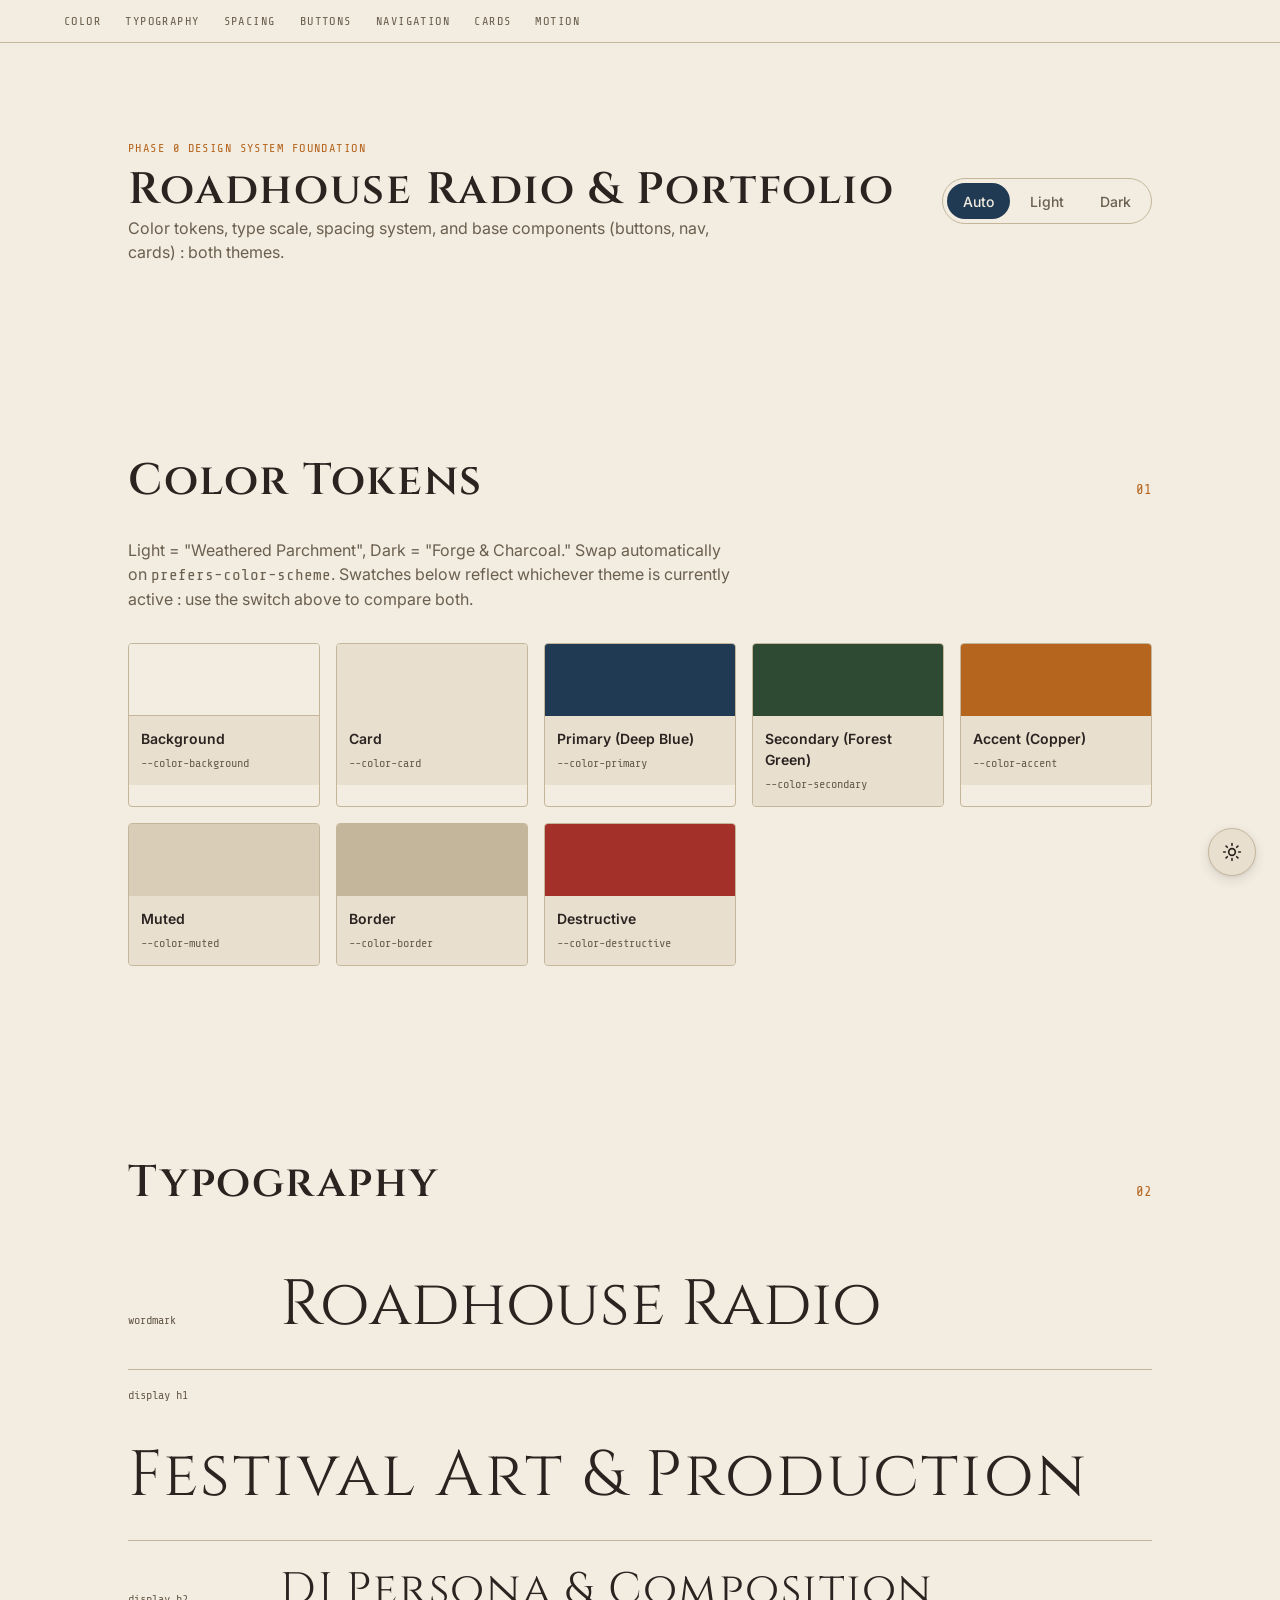
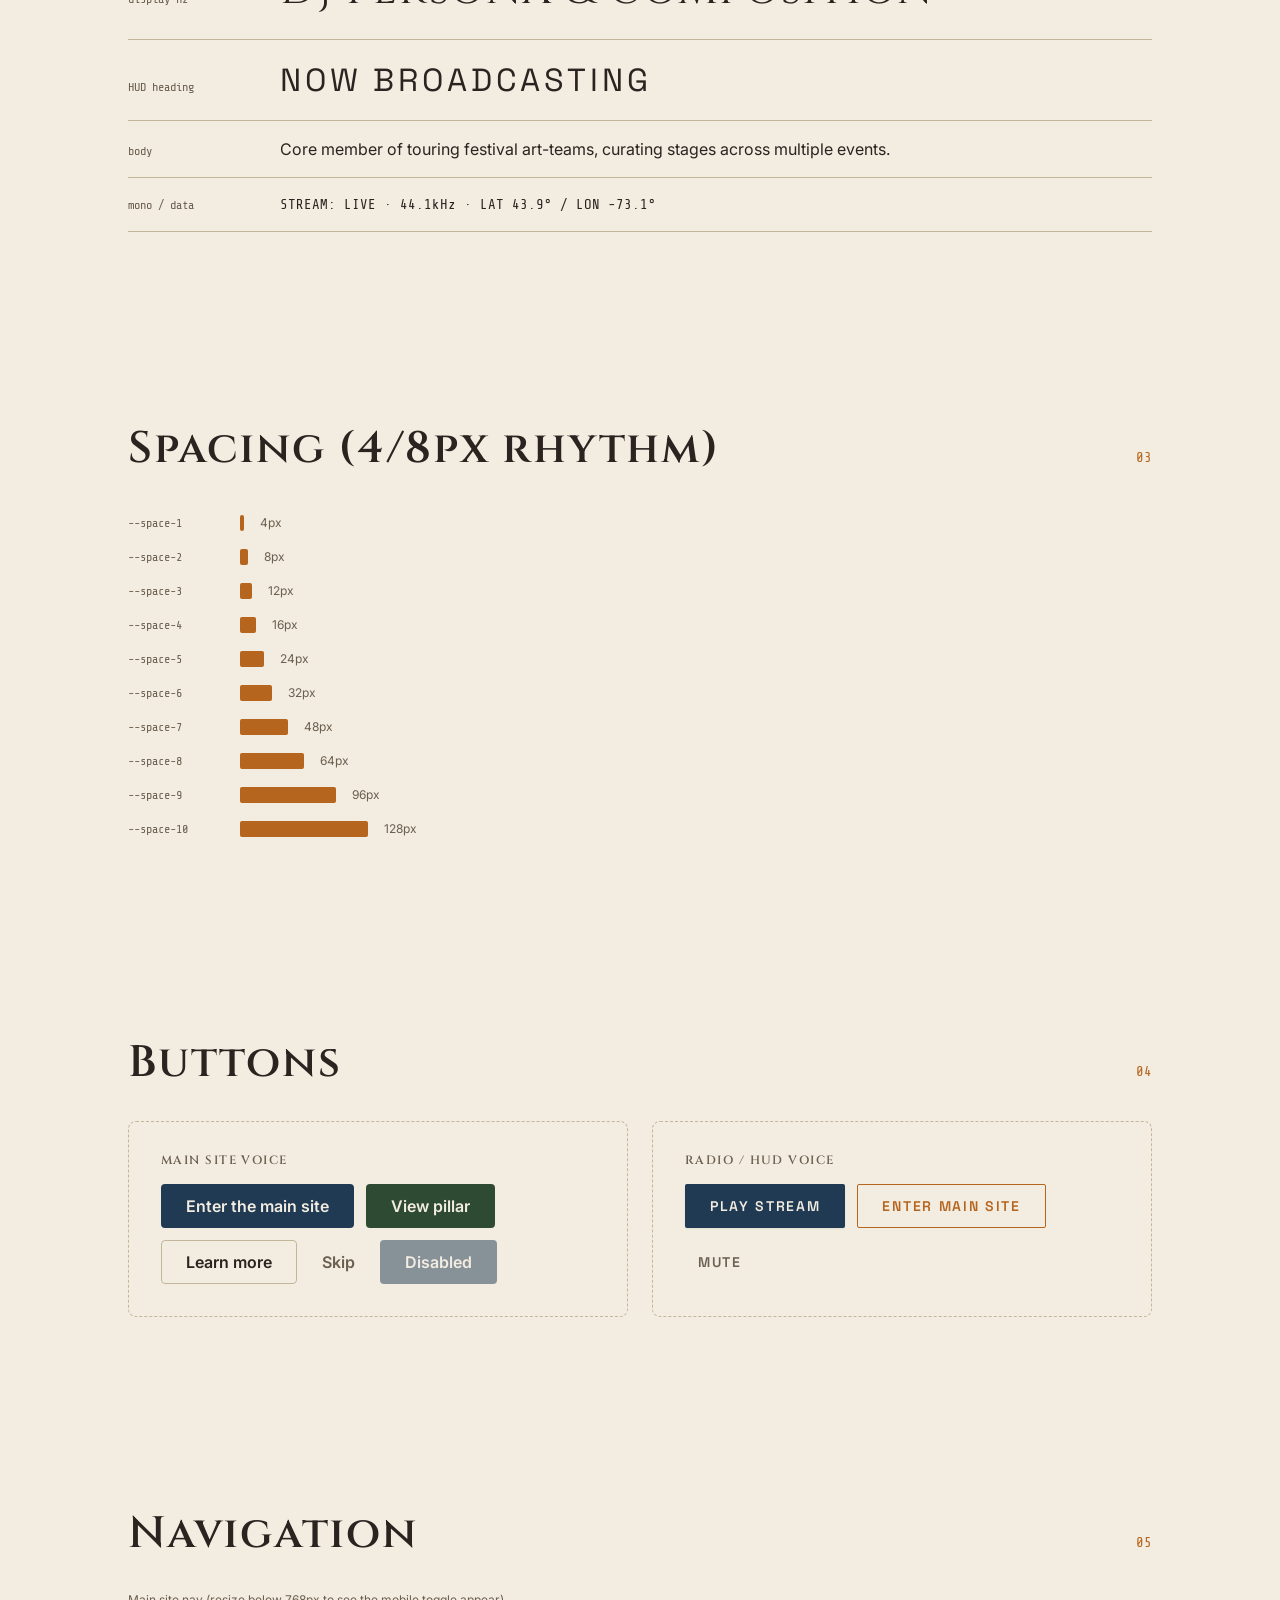
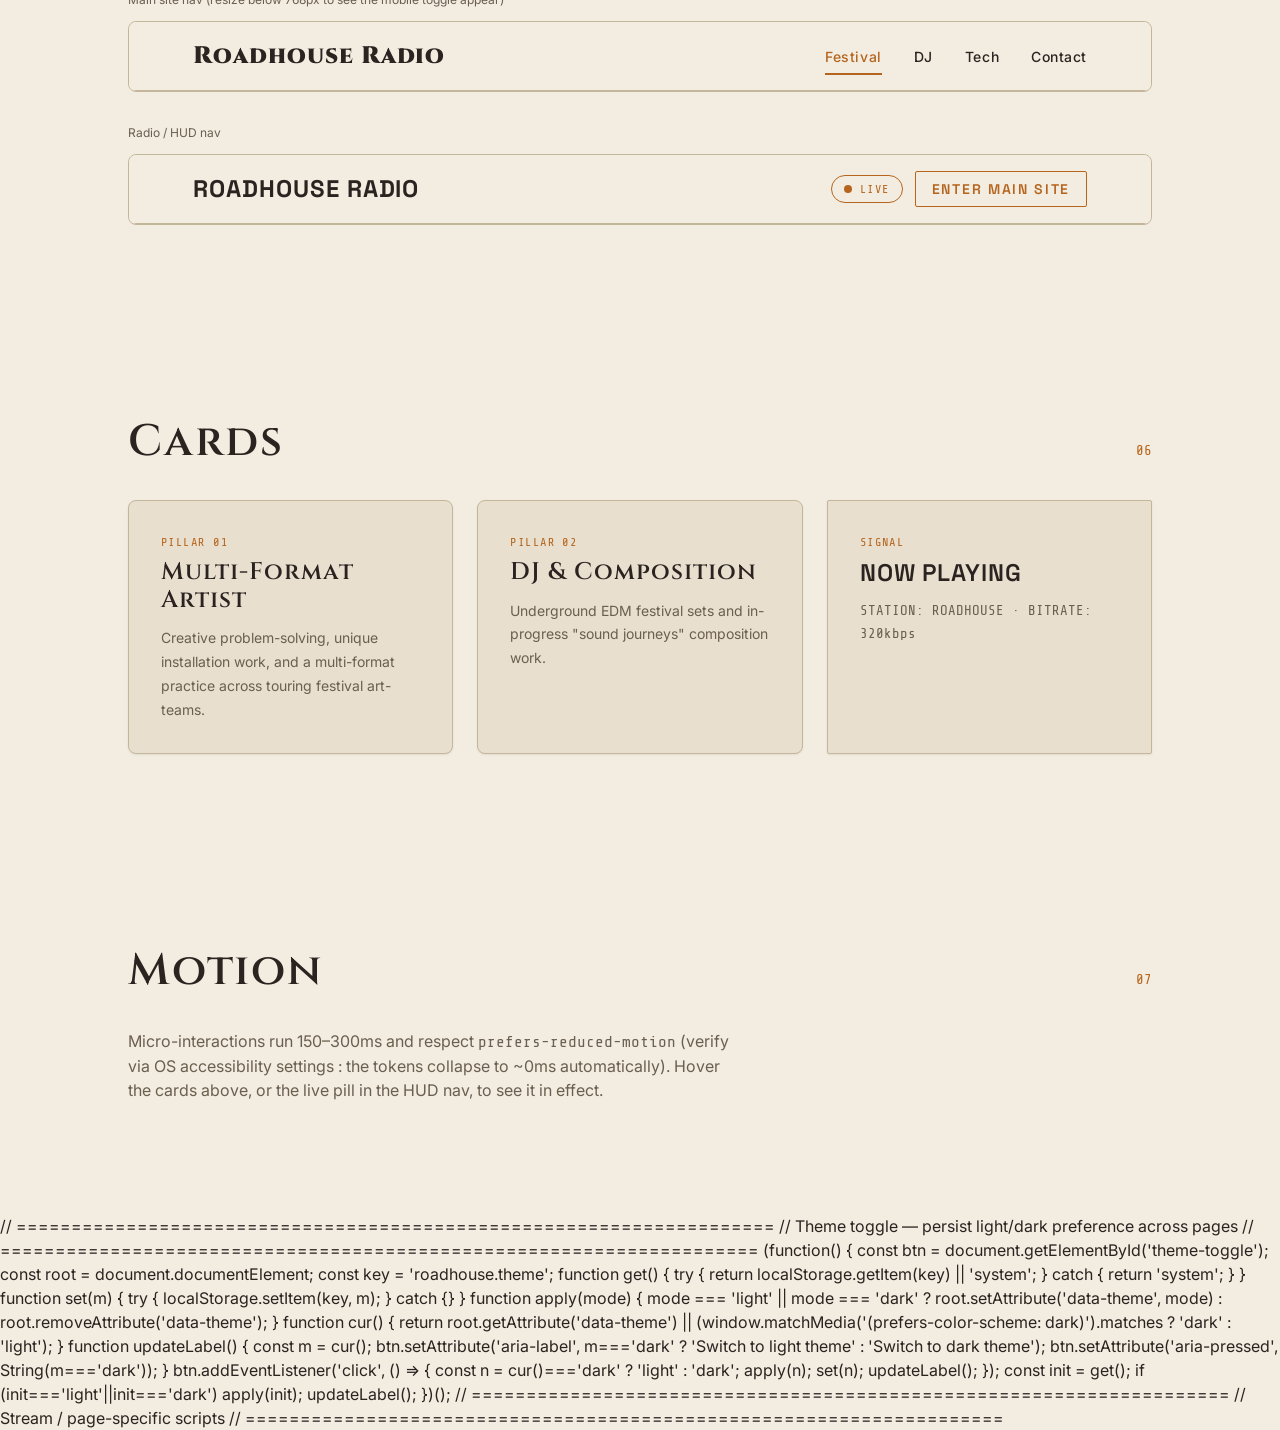
<file: style-guide.html>
<!DOCTYPE html>
<html lang="en">
<head>
<meta charset="UTF-8">
<meta name="viewport" content="width=device-width, initial-scale=1.0">
<title>Roadhouse Radio :  Design System / Phase 0</title>
<meta name="robots" content="noindex">

<link rel="preconnect" href="https://fonts.googleapis.com">
<link rel="preconnect" href="https://fonts.gstatic.com" crossorigin>
<link href="https://fonts.googleapis.com/css2?family=Cinzel:wght@400;500;600;700;900&family=Inter:wght@400;500;600;700&family=Space+Grotesk:wght@400;500;600;700&family=Share+Tech+Mono&display=swap" rel="stylesheet">

<link rel="stylesheet" href="css/tokens.css">
<link rel="stylesheet" href="css/base.css">
<link rel="stylesheet" href="css/components.css">

<style>
  /* Style-guide-only presentation chrome — not part of the shipped design system */
  .sg-header {
    display: flex;
    align-items: center;
    justify-content: space-between;
    gap: var(--space-4);
    flex-wrap: wrap;
  }
  .sg-header p { color: var(--color-muted-foreground); }

  .theme-switch {
    display: inline-flex;
    border: var(--border-width) solid var(--color-border);
    border-radius: var(--radius-full);
    padding: var(--space-1);
    gap: var(--space-1);
  }
  .theme-switch button {
    min-height: 36px;
    padding: var(--space-2) var(--space-4);
    border: none;
    border-radius: var(--radius-full);
    background: transparent;
    color: var(--color-muted-foreground);
    font-size: var(--text-sm);
    font-weight: var(--weight-medium);
    cursor: pointer;
  }
  .theme-switch button[aria-pressed="true"] {
    background: var(--color-primary);
    color: var(--color-primary-foreground);
  }

  .sg-nav {
    position: sticky;
    top: 0;
    z-index: var(--z-nav);
    display: flex;
    gap: var(--space-5);
    overflow-x: auto;
    padding: var(--space-3) var(--section-padding-x);
    background: color-mix(in srgb, var(--color-background) 92%, transparent);
    backdrop-filter: blur(8px);
    border-bottom: var(--border-width) solid var(--color-border);
    font-family: var(--font-mono);
    font-size: var(--text-xs);
    letter-spacing: var(--tracking-wider);
    text-transform: uppercase;
  }
  .sg-nav a { color: var(--color-muted-foreground); text-decoration: none; white-space: nowrap; }
  .sg-nav a:hover { color: var(--color-accent); }

  .swatch-grid {
    display: grid;
    grid-template-columns: repeat(auto-fill, minmax(160px, 1fr));
    gap: var(--space-4);
  }
  .swatch {
    border: var(--border-width) solid var(--color-border);
    border-radius: var(--radius-md);
    overflow: hidden;
  }
  .swatch__fill {
    height: 72px;
    display: flex;
    align-items: flex-end;
    padding: var(--space-2);
  }
  .swatch__meta {
    padding: var(--space-3);
    background: var(--color-card);
  }
  .swatch__meta .name { display: block; font-weight: var(--weight-semibold); font-size: var(--text-sm); }
  .swatch__meta .hex { font-family: var(--font-mono); font-size: var(--text-xs); color: var(--color-muted-foreground); }

  .type-row {
    display: flex;
    align-items: baseline;
    gap: var(--space-5);
    padding-block: var(--space-4);
    border-bottom: var(--border-width) solid var(--color-border);
    flex-wrap: wrap;
  }
  .type-row .label {
    font-family: var(--font-mono);
    font-size: var(--text-xs);
    color: var(--color-muted-foreground);
    width: 8rem;
    flex-shrink: 0;
  }

  .space-row { display: flex; align-items: center; gap: var(--space-4); padding-block: var(--space-2); }
  .space-row .bar { background: var(--color-accent); height: 16px; border-radius: var(--radius-sm); }
  .space-row .label { font-family: var(--font-mono); font-size: var(--text-xs); color: var(--color-muted-foreground); width: 6rem; }

  .demo-grid { display: grid; gap: var(--space-5); grid-template-columns: repeat(auto-fit, minmax(240px, 1fr)); }
  .btn-row { display: flex; flex-wrap: wrap; gap: var(--space-3); align-items: center; }
  .voice-block { border: var(--border-width) dashed var(--color-border); border-radius: var(--radius-lg); padding: var(--space-6); }
  .voice-block h3 { margin-bottom: var(--space-4); }

  .section-title-row { display: flex; align-items: baseline; justify-content: space-between; gap: var(--space-4); margin-bottom: var(--space-6); flex-wrap: wrap; }
  .section-title-row .num { font-family: var(--font-mono); color: var(--color-accent); font-size: var(--text-sm); }
</style>
</head>
<body>

<a href="#main" class="skip-link">Skip to content</a>

<!-- Theme toggle — floating bottom-right -->
<button type="button" id="theme-toggle" class="theme-toggle" aria-label="Toggle color theme" title="Toggle color theme">
  <svg class="theme-toggle__icon theme-toggle__icon--sun" width="20" height="20" viewBox="0 0 24 24" fill="none" stroke="currentColor" stroke-width="2" stroke-linecap="round" stroke-linejoin="round" aria-hidden="true"><circle cx="12" cy="12" r="4"/><path d="M12 2v2M12 20v2M4.93 4.93l1.41 1.41M17.66 17.66l1.41 1.41M2 12h2M20 12h2M6.34 17.66l-1.41 1.41M19.07 4.93l-1.41 1.41"/></svg>
  <svg class="theme-toggle__icon theme-toggle__icon--moon" width="20" height="20" viewBox="0 0 24 24" fill="none" stroke="currentColor" stroke-width="2" stroke-linecap="round" stroke-linejoin="round" aria-hidden="true"><path d="M21 12.79A9 9 0 1 1 11.21 3 7 7 0 0 0 21 12.79z"/></svg>
</button>

<nav class="sg-nav" aria-label="Style guide sections">
  <a href="#colors">Color</a>
  <a href="#type">Typography</a>
  <a href="#spacing">Spacing</a>
  <a href="#buttons">Buttons</a>
  <a href="#nav">Navigation</a>
  <a href="#cards">Cards</a>
  <a href="#motion">Motion</a>
</nav>

<main id="main" class="container">

  <header class="section sg-header">
    <div>
      <span class="card__eyebrow">Phase 0 Design System Foundation</span>
      <h1 style="font-size: var(--text-2xl);">Roadhouse Radio &amp; Portfolio</h1>
      <p>Color tokens, type scale, spacing system, and base components (buttons, nav, cards) :  both themes.</p>
    </div>
    <div class="theme-switch" role="group" aria-label="Preview theme">
      <button type="button" id="theme-system" aria-pressed="true">Auto</button>
      <button type="button" id="theme-light" aria-pressed="false">Light</button>
      <button type="button" id="theme-dark" aria-pressed="false">Dark</button>
    </div>
  </header>

  <!-- ================================================================ -->
  <section id="colors" class="section">
    <div class="section-title-row">
      <h2>Color Tokens</h2>
      <span class="num">01</span>
    </div>
    <p style="margin-bottom: var(--space-6); color: var(--color-muted-foreground);">
      Light = "Weathered Parchment", Dark = "Forge &amp; Charcoal." Swap automatically on
      <code class="text-mono">prefers-color-scheme</code>. Swatches below reflect whichever
      theme is currently active :  use the switch above to compare both.
    </p>
    <div class="swatch-grid">
      <div class="swatch">
        <div class="swatch__fill" style="background: var(--color-background); border-bottom: 1px solid var(--color-border);"></div>
        <div class="swatch__meta"><span class="name">Background</span><span class="hex">--color-background</span></div>
      </div>
      <div class="swatch">
        <div class="swatch__fill" style="background: var(--color-card);"></div>
        <div class="swatch__meta"><span class="name">Card</span><span class="hex">--color-card</span></div>
      </div>
      <div class="swatch">
        <div class="swatch__fill" style="background: var(--color-primary);"></div>
        <div class="swatch__meta"><span class="name">Primary (Deep Blue)</span><span class="hex">--color-primary</span></div>
      </div>
      <div class="swatch">
        <div class="swatch__fill" style="background: var(--color-secondary);"></div>
        <div class="swatch__meta"><span class="name">Secondary (Forest Green)</span><span class="hex">--color-secondary</span></div>
      </div>
      <div class="swatch">
        <div class="swatch__fill" style="background: var(--color-accent);"></div>
        <div class="swatch__meta"><span class="name">Accent (Copper)</span><span class="hex">--color-accent</span></div>
      </div>
      <div class="swatch">
        <div class="swatch__fill" style="background: var(--color-muted);"></div>
        <div class="swatch__meta"><span class="name">Muted</span><span class="hex">--color-muted</span></div>
      </div>
      <div class="swatch">
        <div class="swatch__fill" style="background: var(--color-border);"></div>
        <div class="swatch__meta"><span class="name">Border</span><span class="hex">--color-border</span></div>
      </div>
      <div class="swatch">
        <div class="swatch__fill" style="background: var(--color-destructive);"></div>
        <div class="swatch__meta"><span class="name">Destructive</span><span class="hex">--color-destructive</span></div>
      </div>
    </div>
  </section>

  <!-- ================================================================ -->
  <section id="type" class="section">
    <div class="section-title-row">
      <h2>Typography</h2>
      <span class="num">02</span>
    </div>

    <div class="type-row">
      <span class="label">wordmark</span>
      <span style="font-family: var(--font-wordmark); font-size: var(--text-3xl);">Roadhouse Radio</span>
    </div>
    <div class="type-row">
      <span class="label">display h1</span>
      <span style="font-family: var(--font-display); font-size: var(--text-3xl); letter-spacing: var(--tracking-wide);">Festival Art &amp; Production</span>
    </div>
    <div class="type-row">
      <span class="label">display h2</span>
      <span style="font-family: var(--font-display); font-size: var(--text-2xl); letter-spacing: var(--tracking-wide);">DJ Persona &amp; Composition</span>
    </div>
    <div class="type-row">
      <span class="label">HUD heading</span>
      <span style="font-family: var(--font-hud); font-size: var(--text-xl); text-transform: uppercase; letter-spacing: var(--tracking-wider);">Now Broadcasting</span>
    </div>
    <div class="type-row">
      <span class="label">body</span>
      <span style="font-family: var(--font-body); font-size: var(--text-base);">Core member of touring festival art-teams, curating stages across multiple events.</span>
    </div>
    <div class="type-row">
      <span class="label">mono / data</span>
      <span class="text-mono" style="font-size: var(--text-sm);">STREAM: LIVE · 44.1kHz · LAT 43.9° / LON -73.1°</span>
    </div>
  </section>

  <!-- ================================================================ -->
  <section id="spacing" class="section">
    <div class="section-title-row">
      <h2>Spacing (4/8px rhythm)</h2>
      <span class="num">03</span>
    </div>
    <div id="space-rows"></div>
  </section>

  <!-- ================================================================ -->
  <section id="buttons" class="section">
    <div class="section-title-row">
      <h2>Buttons</h2>
      <span class="num">04</span>
    </div>
    <div class="demo-grid">
      <div class="voice-block">
        <h3 class="text-caption" style="text-transform: uppercase; letter-spacing: var(--tracking-wider);">Main site voice</h3>
        <div class="btn-row">
          <button class="btn btn-primary">Enter the main site</button>
          <button class="btn btn-secondary">View pillar</button>
          <button class="btn btn-outline">Learn more</button>
          <button class="btn btn-ghost">Skip</button>
          <button class="btn btn-primary" disabled>Disabled</button>
        </div>
      </div>
      <div class="voice-block voice-hud">
        <h3 class="text-caption" style="text-transform: uppercase; letter-spacing: var(--tracking-wider);">Radio / HUD voice</h3>
        <div class="btn-row">
          <button class="btn btn-primary">Play stream</button>
          <button class="btn btn-outline">Enter main site</button>
          <button class="btn btn-ghost">Mute</button>
        </div>
      </div>
    </div>
  </section>

  <!-- ================================================================ -->
  <section id="nav" class="section">
    <div class="section-title-row">
      <h2>Navigation</h2>
      <span class="num">05</span>
    </div>
    <p class="text-caption" style="margin-bottom: var(--space-3);">Main site nav (resize below 768px to see the mobile toggle appear)</p>
    <div style="border: 1px solid var(--color-border); border-radius: var(--radius-lg); overflow: hidden; margin-bottom: var(--space-6);">
      <nav class="nav" style="position: static;">
        <a href="#" class="nav__brand">Roadhouse Radio</a>
        <ul class="nav__links">
          <li><a href="#" aria-current="page">Festival</a></li>
          <li><a href="#">DJ</a></li>
          <li><a href="#">Tech</a></li>
          <li><a href="#">Contact</a></li>
        </ul>
        <button class="nav__toggle" aria-label="Open menu" aria-expanded="false">
          <svg width="20" height="20" viewBox="0 0 24 24" fill="none" stroke="currentColor" stroke-width="2" stroke-linecap="round"><line x1="3" y1="6" x2="21" y2="6"/><line x1="3" y1="12" x2="21" y2="12"/><line x1="3" y1="18" x2="21" y2="18"/></svg>
        </button>
      </nav>
    </div>

    <p class="text-caption" style="margin-bottom: var(--space-3);">Radio / HUD nav</p>
    <div class="voice-hud" style="border: 1px solid var(--color-border); border-radius: var(--radius-lg); overflow: hidden;">
      <nav class="nav" style="position: static;">
        <a href="#" class="nav__brand">Roadhouse Radio</a>
        <div class="btn-row">
          <span class="status-pill" data-live="true"><span class="status-pill__dot"></span>Live</span>
          <button class="btn btn-outline btn-sm">Enter main site</button>
        </div>
      </nav>
    </div>
  </section>

  <!-- ================================================================ -->
  <section id="cards" class="section">
    <div class="section-title-row">
      <h2>Cards</h2>
      <span class="num">06</span>
    </div>
    <div class="demo-grid">
      <div class="card card--interactive">
        <span class="card__eyebrow">Pillar 01</span>
        <h3 class="card__title">Multi-Format Artist</h3>
        <p class="card__body">Creative problem-solving, unique installation work, and a multi-format practice across touring festival art-teams.</p>
      </div>
      <div class="card card--interactive">
        <span class="card__eyebrow">Pillar 02</span>
        <h3 class="card__title">DJ &amp; Composition</h3>
        <p class="card__body">Underground EDM festival sets and in-progress "sound journeys" composition work.</p>
      </div>
      <div class="card--hud card">
        <span class="card__eyebrow text-mono">Signal</span>
        <h3 class="card__title">Now Playing</h3>
        <p class="card__body text-mono">STATION: ROADHOUSE · BITRATE: 320kbps</p>
      </div>
    </div>
  </section>

  <!-- ================================================================ -->
  <section id="motion" class="section">
    <div class="section-title-row">
      <h2>Motion</h2>
      <span class="num">07</span>
    </div>
    <p style="color: var(--color-muted-foreground); margin-bottom: var(--space-4);">
      Micro-interactions run 150–300ms and respect <code class="text-mono">prefers-reduced-motion</code>
      (verify via OS accessibility settings :  the tokens collapse to ~0ms automatically). Hover the cards
      above, or the live pill in the HUD nav, to see it in effect.
    </p>
  </section>

</main>


  // =====================================================================
  // Theme toggle — persist light/dark preference across pages
  // =====================================================================
  (function() {
    const btn = document.getElementById('theme-toggle');
    const root = document.documentElement;
    const key = 'roadhouse.theme';
    function get() { try { return localStorage.getItem(key) || 'system'; } catch { return 'system'; } }
    function set(m) { try { localStorage.setItem(key, m); } catch {} }
    function apply(mode) { mode === 'light' || mode === 'dark' ? root.setAttribute('data-theme', mode) : root.removeAttribute('data-theme'); }
    function cur() { return root.getAttribute('data-theme') || (window.matchMedia('(prefers-color-scheme: dark)').matches ? 'dark' : 'light'); }
    function updateLabel() {
      const m = cur(); btn.setAttribute('aria-label', m==='dark' ? 'Switch to light theme' : 'Switch to dark theme');
      btn.setAttribute('aria-pressed', String(m==='dark'));
    }
    btn.addEventListener('click', () => { const n = cur()==='dark' ? 'light' : 'dark'; apply(n); set(n); updateLabel(); });
    const init = get(); if (init==='light'||init==='dark') apply(init); updateLabel();
  })();

  // =====================================================================
  // Stream / page-specific scripts
  // =====================================================================
  <script>
  // Style-guide-only theme preview switch. Production pages ship with none
  // of this — theme selection is prefers-color-scheme only.
  const root = document.documentElement;
  const buttons = {
    system: document.getElementById('theme-system'),
    light: document.getElementById('theme-light'),
    dark: document.getElementById('theme-dark'),
  };
  function setTheme(mode) {
    if (mode === 'system') {
      root.removeAttribute('data-theme');
    } else {
      root.setAttribute('data-theme', mode);
    }
    Object.entries(buttons).forEach(([key, btn]) => {
      btn.setAttribute('aria-pressed', String(key === mode));
    });
  }
  // Persist to shared key used by floating toggle on all pages
  const STORAGE = 'roadhouse.theme';
  function persist(m) { try { localStorage.setItem(STORAGE, m); } catch {} }
  function applyStored() {
    try {
      const s = localStorage.getItem(STORAGE);
      if (s === 'light' || s === 'dark') setTheme(s); else if (s === 'system') setTheme('system');
    } catch {}
  }
  // Wrap existing setTheme
  const _orig = setTheme;
  setTheme = function(mode) { _orig(mode); persist(mode); };
  buttons.system.addEventListener('click', () => setTheme('system'));
  applyStored();
  buttons.light.addEventListener('click', () => setTheme('light'));
  buttons.dark.addEventListener('click', () => setTheme('dark'));

  // Render the spacing scale rows programmatically from the token list
  const spaceTokens = [
    ['space-1', '4px'], ['space-2', '8px'], ['space-3', '12px'], ['space-4', '16px'],
    ['space-5', '24px'], ['space-6', '32px'], ['space-7', '48px'], ['space-8', '64px'],
    ['space-9', '96px'], ['space-10', '128px'],
  ];
  const container = document.getElementById('space-rows');
  spaceTokens.forEach(([token, px]) => {
    const row = document.createElement('div');
    row.className = 'space-row';
    row.innerHTML = `
      <span class="label">--${token}</span>
      <span class="bar" style="width:${px}"></span>
      <span class="text-caption">${px}</span>
    `;
    container.appendChild(row);
  });

  // Minimal mobile nav toggle demo (progressive disclosure)
  const toggle = document.querySelector('.nav__toggle');
  if (toggle) {
    toggle.addEventListener('click', () => {
      const expanded = toggle.getAttribute('aria-expanded') === 'true';
      toggle.setAttribute('aria-expanded', String(!expanded));
    });
  }
</script>

</body>
</html>
</file>
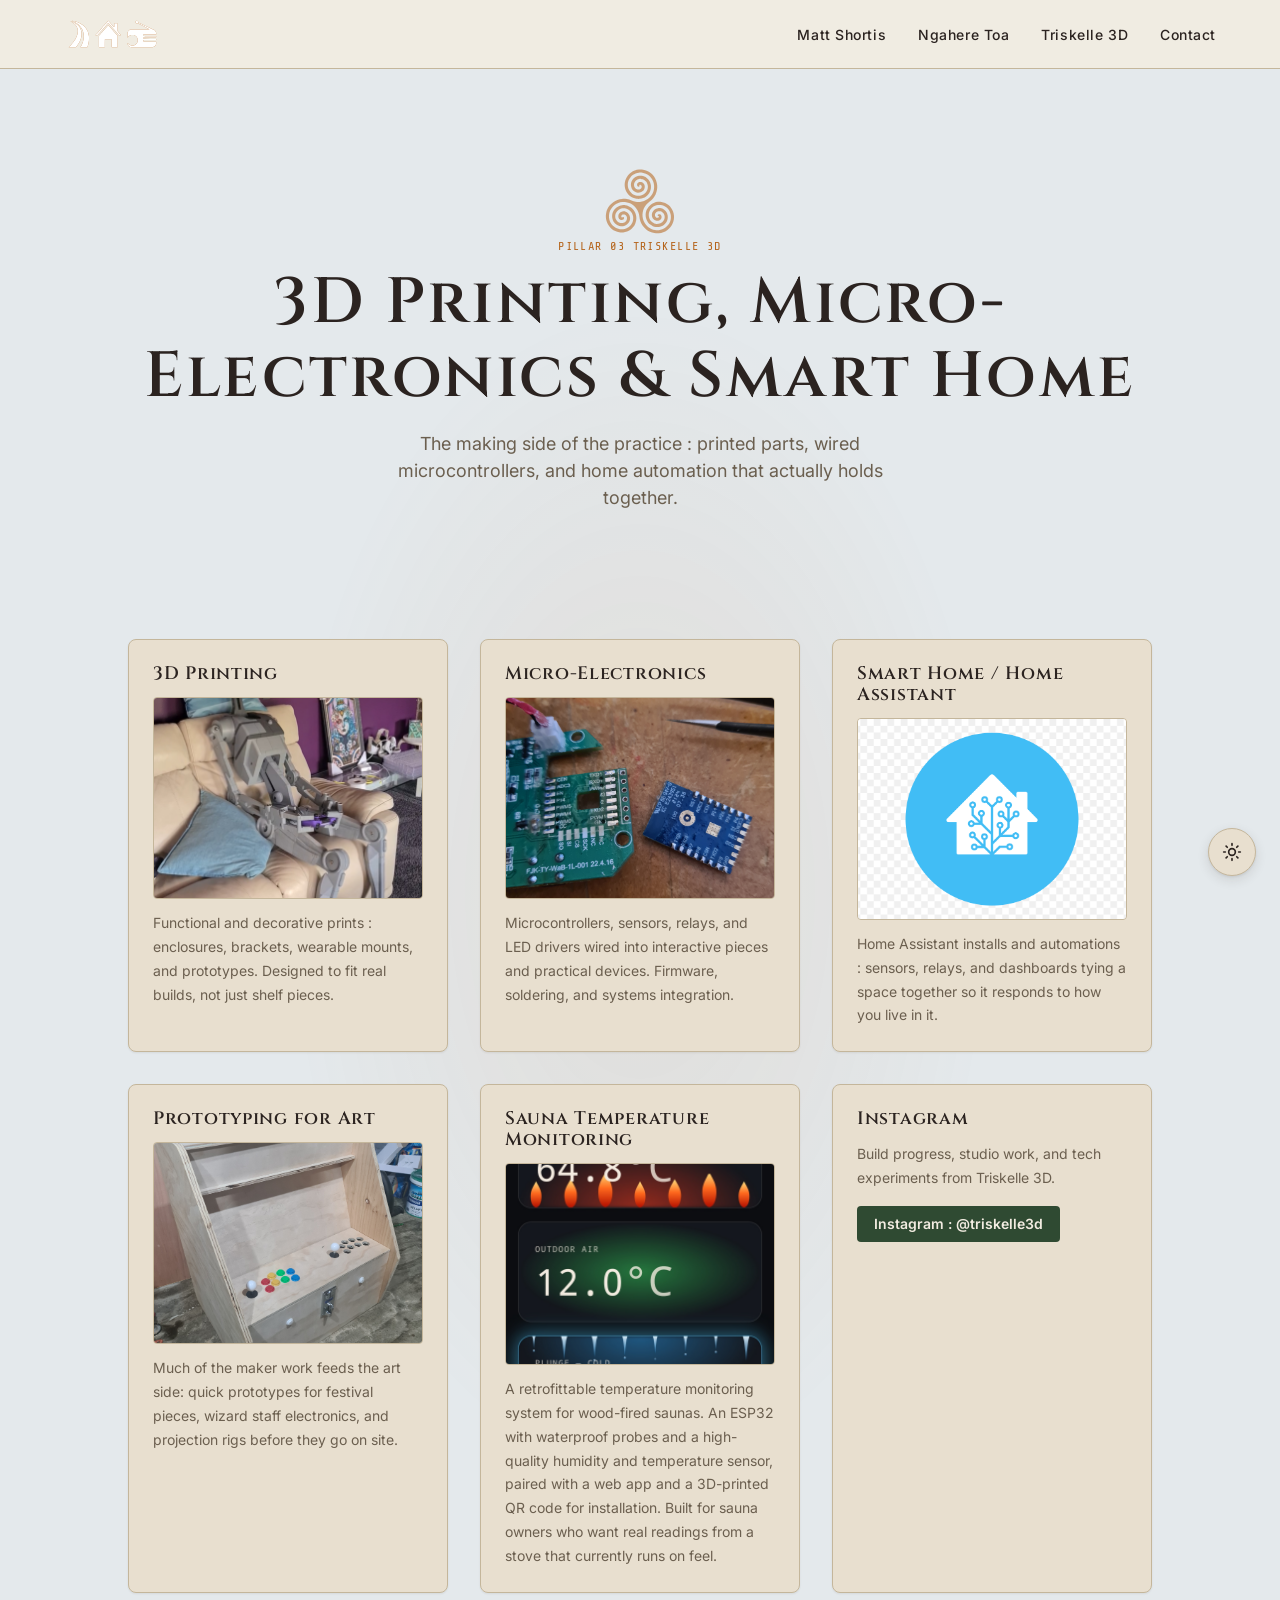
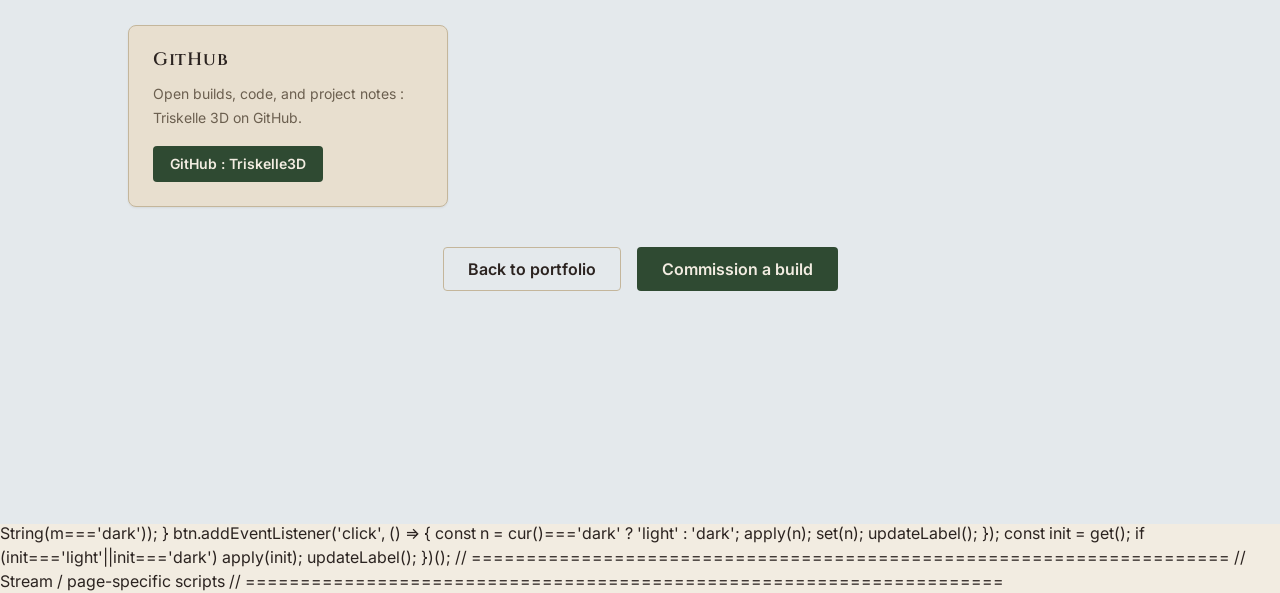
<file: triskelle3d.html>
<!DOCTYPE html>
<html lang="en">
<head>
<meta charset="UTF-8">
<meta name="viewport" content="width=device-width, initial-scale=1.0">
<title>Triskelle 3D Roadhouse Radio</title>
<meta name="description" content="Triskelle 3D: 3D printing, micro-electronics, and smart home builds by Roadhouse Radio.">

<link rel="preconnect" href="https://fonts.googleapis.com">
<link rel="preconnect" href="https://fonts.gstatic.com" crossorigin>
<link href="https://fonts.googleapis.com/css2?family=Cinzel:wght@400;500;600;700;900&family=Inter:wght@400;500;600;700&family=Space+Grotesk:wght@400;500;600;700&family=Share+Tech+Mono&display=swap" rel="stylesheet">

<link rel="stylesheet" href="css/tokens.css">
<link rel="stylesheet" href="css/base.css">
<link rel="stylesheet" href="css/components.css">
</head>
<body class="page-maker">

<a href="#main" class="skip-link">Skip to content</a>

<!-- Theme toggle — floating bottom-right -->
<button type="button" id="theme-toggle" class="theme-toggle" aria-label="Toggle color theme" title="Toggle color theme">
  <svg class="theme-toggle__icon theme-toggle__icon--sun" width="20" height="20" viewBox="0 0 24 24" fill="none" stroke="currentColor" stroke-width="2" stroke-linecap="round" stroke-linejoin="round" aria-hidden="true"><circle cx="12" cy="12" r="4"/><path d="M12 2v2M12 20v2M4.93 4.93l1.41 1.41M17.66 17.66l1.41 1.41M2 12h2M20 12h2M6.34 17.66l-1.41 1.41M19.07 4.93l-1.41 1.41"/></svg>
  <svg class="theme-toggle__icon theme-toggle__icon--moon" width="20" height="20" viewBox="0 0 24 24" fill="none" stroke="currentColor" stroke-width="2" stroke-linecap="round" stroke-linejoin="round" aria-hidden="true"><path d="M21 12.79A9 9 0 1 1 11.21 3 7 7 0 0 0 21 12.79z"/></svg>
</button>

<nav class="nav" aria-label="Primary">
  <a href="index.html" class="nav__brand"><img src="images/roadhouseradio_logo.svg" alt="Roadhouse Radio" style="height:36px;width:auto;display:block;filter:brightness(0) invert(1) drop-shadow(0 0 0 #B5651D);transition:filter .25s ease;" onmouseover="this.style.filter='brightness(0) invert(1) drop-shadow(0 0 3px #B5651D) sepia(1) saturate(5) hue-rotate(-5deg) brightness(1.15)'" onmouseout="this.style.filter='brightness(0) invert(1) drop-shadow(0 0 0 #B5651D)'"></a>
  <ul class="nav__links">
    <li><a href="portfolio.html#multi-format-artist">Matt Shortis</a></li>
    <li><a href="portfolio.html#ngahere-toa">Ngahere Toa</a></li>
    <li><a href="portfolio.html#triskelle3d">Triskelle 3D</a></li>
    <li><a href="portfolio.html#contact">Contact</a></li>
  </ul>
  <button type="button" class="nav__toggle" aria-label="Open menu" aria-expanded="false" aria-controls="mobile-panel">
    <svg width="20" height="20" viewBox="0 0 24 24" fill="none" stroke="currentColor" stroke-width="2" stroke-linecap="round" aria-hidden="true" focusable="false">
      <line x1="3" y1="6" x2="21" y2="6"/><line x1="3" y1="12" x2="21" y2="12"/><line x1="3" y1="18" x2="21" y2="18"/>
    </svg>
  </button>
</nav>

<div class="nav__mobile-panel" id="mobile-panel" data-open="false">
  <div class="nav__mobile-sheet" role="dialog" aria-modal="true" aria-label="Menu">
    <button type="button" class="nav__toggle" id="mobile-close" aria-label="Close menu" style="align-self: flex-end;">
      <svg width="20" height="20" viewBox="0 0 24 24" fill="none" stroke="currentColor" stroke-width="2" stroke-linecap="round" aria-hidden="true" focusable="false">
        <line x1="18" y1="6" x2="6" y2="18"/><line x1="6" y1="6" x2="18" y2="18"/>
      </svg>
    </button>
    <a href="portfolio.html#multi-format-artist">Matt Shortis</a>
    <a href="portfolio.html#ngahere-toa">Ngahere Toa</a>
    <a href="portfolio.html#triskelle3d">Triskelle 3D</a>
    <a href="portfolio.html#contact">Contact</a>
  </div>
</div>

<main id="main">

  <!-- Static reduced-motion stage so detail pages keep the theme's depth -->
  <div class="scroll-stage" aria-hidden="true">
    <div class="scroll-stage__layer scroll-stage__layer--back"></div>
    <div class="scroll-stage__layer scroll-stage__layer--mid"></div>
  </div>

  <section class="detail-hero container">
    <div style="position:relative;width:72px;height:72px;margin:0 auto;color:var(--color-accent);">
      <div id="morph-triskelle" class="scroll-symbol" style="position:absolute;left:50%;top:50%;width:100%;height:100%;background-color:currentColor;-webkit-mask:url(images/Triple-Spiral-clean.svg) center/contain no-repeat;mask:url(images/Triple-Spiral-clean.svg) center/contain no-repeat;opacity:0.55;transform-origin:center;transform:translate(-50%,-50%);"></div>
    </div>
    <span class="pillar__eyebrow">Pillar 03 Triskelle 3D</span>
    <h1>3D Printing, Micro-Electronics & Smart Home</h1>
    <p class="lede">The making side of the practice :  printed parts, wired microcontrollers, and home automation that actually holds together.</p>
  </section>

  <section class="detail-section container">
    <div class="detail-grid">
      <div class="detail-item">
        <h3 class="detail-item__title">3D Printing</h3>
        <img src="images/roger.jpg" alt="3D print — replace with photo" class="lightbox-image" data-full="images/roger.jpg" style="width:100%;aspect-ratio:4/3;object-fit:cover;border-radius:var(--radius-md);margin-bottom:var(--space-3);border:var(--border-width) solid var(--color-border);display:block;">
        <p class="detail-item__body">Functional and decorative prints :  enclosures, brackets, wearable mounts, and prototypes. Designed to fit real builds, not just shelf pieces.</p>
      </div>
      <div class="detail-item">
        <h3 class="detail-item__title">Micro-Electronics</h3>
        <img src="images/micro-elec.jpg" alt="Micro-electronics — replace with photo" class="lightbox-image" data-full="images/micro-elec.jpg" style="width:100%;aspect-ratio:4/3;object-fit:cover;border-radius:var(--radius-md);margin-bottom:var(--space-3);border:var(--border-width) solid var(--color-border);display:block;">
        <p class="detail-item__body">Microcontrollers, sensors, relays, and LED drivers wired into interactive pieces and practical devices. Firmware, soldering, and systems integration.</p>
      </div>
      <div class="detail-item">
        <h3 class="detail-item__title">Smart Home / Home Assistant</h3>
        <img src="images/ha.png" alt="Smart home — replace with photo" class="lightbox-image" data-full="images/ha.png" style="width:100%;aspect-ratio:4/3;object-fit:cover;border-radius:var(--radius-md);margin-bottom:var(--space-3);border:var(--border-width) solid var(--color-border);display:block;">
        <p class="detail-item__body">Home Assistant installs and automations :  sensors, relays, and dashboards tying a space together so it responds to how you live in it.</p>
      </div>
      <div class="detail-item">
        <h3 class="detail-item__title">Prototyping for Art</h3>
        <img src="images/prototype.jpg" alt="Prototyping — replace with photo" class="lightbox-image" data-full="images/prototype.jpg" style="width:100%;aspect-ratio:4/3;object-fit:cover;border-radius:var(--radius-md);margin-bottom:var(--space-3);border:var(--border-width) solid var(--color-border);display:block;">
        <p class="detail-item__body">Much of the maker work feeds the art side: quick prototypes for festival pieces, wizard staff electronics, and projection rigs before they go on site.</p>
      </div>
      <div class="detail-item">
        <h3 class="detail-item__title">Sauna Temperature Monitoring</h3>
        <img src="images/sauna-temp-cropped.jpg" alt="Sauna temperature probe — replace with photo" class="lightbox-image" data-full="images/sauna-temp-cropped.jpg" style="width:100%;aspect-ratio:4/3;object-fit:cover;border-radius:var(--radius-md);margin-bottom:var(--space-3);border:var(--border-width) solid var(--color-border);display:block;">
        <p class="detail-item__body">A retrofittable temperature monitoring system for wood-fired saunas. An ESP32 with waterproof probes and a high-quality humidity and temperature sensor, paired with a web app and a 3D-printed QR code for installation. Built for sauna owners who want real readings from a stove that currently runs on feel.</p>
      </div>
      <div class="detail-item">
        <h3 class="detail-item__title">Instagram</h3>
        <p class="detail-item__body">Build progress, studio work, and tech experiments from Triskelle 3D.</p>
        <div class="pillar__cta" style="margin-top: var(--space-4);">
          <a href="https://www.instagram.com/triskelle3d" class="btn btn-secondary btn-sm" target="_blank" rel="noopener">Instagram :  @triskelle3d</a>
        </div>
      </div>
      <div class="detail-item">
        <h3 class="detail-item__title">GitHub</h3>
        <p class="detail-item__body">Open builds, code, and project notes :  Triskelle 3D on GitHub.</p>
        <div class="pillar__cta" style="margin-top: var(--space-4);">
          <a href="https://github.com/Triskelle3D" class="btn btn-secondary btn-sm" target="_blank" rel="noopener">GitHub :  Triskelle3D</a>
        </div>
      </div>
    </div>

    <div class="pillar__cta" style="margin-top: 2.5rem; justify-content: center; align-items: center; text-align: center; gap: 1rem; display: flex; flex-wrap: wrap;">
      <a href="portfolio.html#triskelle3d" class="btn btn-outline">Back to portfolio</a>
      <a href="portfolio.html#contact" class="btn btn-secondary">Commission a build</a>
    </div>
  </section>

</main>

<footer class="site-footer container">
  <p>&copy; 2026 Roadhouse Radio. <a href="https://www.instagram.com/triskelle3d" target="_blank" rel="noopener">@triskelle3d</a> · <a href="https://www.instagram.com/roadhouse.radio" target="_blank" rel="noopener">@roadhouse.radio</a> · <a href="index.html">Back</a></p>
</footer>


  // =====================================================================
  // Theme toggle — persist light/dark preference across pages
  // =====================================================================
  (function() {
    const btn = document.getElementById('theme-toggle');
    const root = document.documentElement;
    const key = 'roadhouse.theme';
    function get() { try { return localStorage.getItem(key) || 'system'; } catch { return 'system'; } }
    function set(m) { try { localStorage.setItem(key, m); } catch {} }
    function apply(mode) { mode === 'light' || mode === 'dark' ? root.setAttribute('data-theme', mode) : root.removeAttribute('data-theme'); }
    function cur() { return root.getAttribute('data-theme') || (window.matchMedia('(prefers-color-scheme: dark)').matches ? 'dark' : 'light'); }
    function updateLabel() {
      const m = cur(); btn.setAttribute('aria-label', m==='dark' ? 'Switch to light theme' : 'Switch to dark theme');
      btn.setAttribute('aria-pressed', String(m==='dark'));
    }
    btn.addEventListener('click', () => { const n = cur()==='dark' ? 'light' : 'dark'; apply(n); set(n); updateLabel(); });
    const init = get(); if (init==='light'||init==='dark') apply(init); updateLabel();
  })();

  // =====================================================================
  // Stream / page-specific scripts
  // =====================================================================
  <script>
  // Mobile nav toggle (shared behavior)
  const toggle = document.querySelector('.nav__toggle[aria-controls="mobile-panel"]');
  const panel = document.getElementById('mobile-panel');
  const closeBtn = document.getElementById('mobile-close');
  const panelLinks = panel.querySelectorAll('a');
  function openPanel() {
    panel.setAttribute('data-open', 'true');
    toggle.setAttribute('aria-expanded', 'true');
    const firstLink = panel.querySelector('a');
    if (firstLink) firstLink.focus();
    document.addEventListener('keydown', onKeydown);
  }
  function closePanel() {
    panel.setAttribute('data-open', 'false');
    toggle.setAttribute('aria-expanded', 'false');
    toggle.focus();
    document.removeEventListener('keydown', onKeydown);
  }
  function onKeydown(e) { if (e.key === 'Escape') closePanel(); }
  toggle.addEventListener('click', openPanel);
  closeBtn.addEventListener('click', closePanel);
  panel.addEventListener('click', (e) => { if (e.target === panel) closePanel(); });
  panelLinks.forEach(link => link.addEventListener('click', closePanel));

  // Size the static stage to the document
  const stage = document.querySelector('.scroll-stage');
  if (stage) stage.style.height = document.body.scrollHeight + 'px';

  // =====================================================================
  // Lightbox — click any .lightbox-image to open full-screen, × to close
  // =====================================================================
  const lightbox = document.createElement('div');
  lightbox.className = 'lightbox-overlay';
  lightbox.innerHTML = '<img id="lightbox-img" alt="Enlarged view" /><button class="lightbox-close" id="lightbox-close" aria-label="Close image">×</button>';
  document.body.appendChild(lightbox);
  const lbImg = lightbox.querySelector('#lightbox-img');
  const lbClose = lightbox.querySelector('#lightbox-close');
  function openLightbox(src, alt) { lbImg.src = src; lbImg.alt = alt; lightbox.classList.add('active'); history.pushState({lightbox:true}, ''); }
  function closeLightbox() { lightbox.classList.remove('active'); lbImg.src = ''; document.body.style.overflow=''; document.body.style.touchAction=''; document.body.style.position=''; document.body.style.left=''; document.body.style.top=''; document.body.style.width=''; if(history.state && history.state.lightbox) history.back(); }
  lightbox.addEventListener('click', (e) => { if (e.target === lightbox || e.target === lbClose) closeLightbox(); });
  document.querySelectorAll('.lightbox-image').forEach(img => {
    img.addEventListener('click', () => openLightbox(img.getAttribute('data-full') || img.src, img.alt));
  });
  document.addEventListener('keydown', (e) => { if (e.key === 'Escape' && lightbox.classList.contains('active')) closeLightbox(); });
    window.addEventListener('popstate', (e) => { if (e.state && e.state.lightbox && lightbox.classList.contains('active')) { closeLightbox(); } else if (lightbox.classList.contains('active')) { closeLightbox(); } });
  // Mobile touch: close on overlay/background touch, prevent scroll/zoom, lock body
  lightbox.addEventListener('touchstart', e => { if(e.target === lightbox || e.target === lbClose){ e.preventDefault(); closeLightbox(); } }, {passive:false});
  lightbox.addEventListener('touchend', e => { if(e.target === lightbox || e.target === lbClose){ e.preventDefault(); } }, {passive:false});
  document.querySelectorAll('.lightbox-image').forEach(img => img.addEventListener('click', () => { document.body.style.overflow='hidden'; document.body.style.touchAction='none'; document.body.style.position='fixed'; document.body.style.left='0'; document.body.style.top='0'; document.body.style.width='100%'; openLightbox(img.getAttribute('data-full') || img.src, img.alt); }));
</script>

</body>
</html>
</file>
<file: css/tokens.css>
/* =========================================================================
   ROADHOUSE RADIO & PORTFOLIO — DESIGN TOKENS
   Phase 0: Design System Foundation

   Two palettes, auto-switched by OS `prefers-color-scheme`.
   Light  = "Weathered Parchment"
   Dark   = "Forge & Charcoal"

   All tokens are semantic (role-based), never referenced by raw hex
   in component CSS — see css/components.css.
   ========================================================================= */

:root {
  /* ---------------------------------------------------------------------
     COLOR — Light Mode: "Weathered Parchment" (default / fallback)
     --------------------------------------------------------------------- */
  --color-background: #F2ECE1;
  --color-foreground: #2B2320;

  --color-card: #E8DFCF;
  --color-card-foreground: #2B2320;

  --color-primary: #1F3A52; /* deep blue */
  --color-primary-foreground: #F2ECE1;
  --color-primary-hover: #274864;
  --color-primary-active: #182D40;

  --color-secondary: #2F4A32; /* forest green */
  --color-secondary-foreground: #F2ECE1;
  --color-secondary-hover: #38593C;
  --color-secondary-active: #233725;

  --color-accent: #B5651D;
  --color-accent-hover: #C77426;
  --color-accent-active: #9C5518;

  --color-muted: #D9CDB8;
  --color-muted-foreground: #6B5F4F;

  --color-border: #C4B69B;
  --color-input-border: #C4B69B;

  --color-destructive: #A3312A;
  --color-destructive-foreground: #F2ECE1;

  --color-ring: #B5651D; /* focus ring = accent, visible on both surfaces */

  /* ---------------------------------------------------------------------
     PER-PILLAR ATMOSPHERE (Phase 3 rework) — each pillar has its own
     "energy": a distinct background glow + mark tint + pillar accent.
     These are decorative background washes behind content (content sits
     above at z-index 1), so text contrast is unaffected. Each pillar's
     section already carries distinct content/icons/titles, so color is a
     redundant cue, never the only differentiator.
     --------------------------------------------------------------------- */
  --atmos-ngahere: #B5651D;    /* ember / stage copper */
  --atmos-artist: #7A3FA8;     /* LED / projection violet */
  --atmos-triskelle: #3E6FA6;  /* forge / steel blue — clearly not black */
  --atmos-contact: #2F5A3B;    /* forest / pine — the "let's build" ground */

  /* PER-PILLAR GROUND — the page background colour for each section. Four
    distinct, same-lightness grounds so the whole page transitions mood
    (ember → LED-violet → steel-blue → forest) while staying smooth. */
  --ground-1: #F3E7D6;  /* ngahere — warm ember parchment */
  --ground-2: #EEE6F0;  /* artist  — cool violet parchment */
  --ground-3: #E4E9EC;  /* triskelle — steel-blue parchment (not black) */
  --ground-4: #E7EAE0;  /* contact   — forest/pine parchment */

  /* Overlay / scrim for modals, mobile nav */
  --color-scrim: rgba(43, 35, 32, 0.55);

  /* Elevation shadows tuned warm (not pure black) so they sit inside the
     parchment/forge world instead of reading as generic UI shadow */
  --shadow-color: 30 20% 15%;
  --shadow-sm: 0 1px 2px hsl(var(--shadow-color) / 0.08);
  --shadow-md: 0 4px 12px hsl(var(--shadow-color) / 0.12), 0 1px 3px hsl(var(--shadow-color) / 0.08);
  --shadow-lg: 0 12px 32px hsl(var(--shadow-color) / 0.16), 0 2px 6px hsl(var(--shadow-color) / 0.10);
  --shadow-glow-accent: 0 0 0 1px hsl(28 68% 43% / 0.35), 0 0 16px hsl(28 68% 43% / 0.25);

  /* ---------------------------------------------------------------------
     TYPOGRAPHY
     --------------------------------------------------------------------- */
  --font-display: 'Cinzel', 'Times New Roman', serif;       /* main site headings */
  --font-wordmark: var(--font-display);   /* Cinzel, weight 900 — hero/logo only */
  --weight-wordmark: 900;
  --font-body: 'Inter', -apple-system, BlinkMacSystemFont, 'Segoe UI', sans-serif;
  --font-hud: 'Space Grotesk', var(--font-body);             /* radio page headings */
  --font-mono: 'Share Tech Mono', 'SFMono-Regular', Consolas, monospace; /* telemetry/data */

  /* Fluid type scale — base 16px, ~1.25 ratio, clamped for mobile-first */
  --text-xs: 0.75rem;                                  /* 12px — captions, legal */
  --text-sm: 0.875rem;                                 /* 14px — helper text */
  --text-base: 1rem;                                   /* 16px — body */
  --text-md: 1.125rem;                                 /* 18px — lead paragraph */
  --text-lg: clamp(1.25rem, 1.15rem + 0.5vw, 1.5rem);   /* 20–24px — h4 */
  --text-xl: clamp(1.5rem, 1.3rem + 1vw, 2rem);         /* 24–32px — h3 */
  --text-2xl: clamp(1.875rem, 1.5rem + 1.6vw, 2.75rem); /* 30–44px — h2 */
  --text-3xl: clamp(2.5rem, 1.8rem + 3vw, 4rem);        /* 40–64px — h1 */
  --text-4xl: clamp(3rem, 2rem + 4.5vw, 5.5rem);        /* 48–88px — hero wordmark */

  --leading-tight: 1.15;
  --leading-snug: 1.35;
  --leading-normal: 1.5;
  --leading-relaxed: 1.7;

  --tracking-tight: -0.01em;
  --tracking-normal: 0;
  --tracking-wide: 0.04em;   /* small-caps display headings */
  --tracking-wider: 0.12em;  /* HUD labels / eyebrows */

  --weight-regular: 400;
  --weight-medium: 500;
  --weight-semibold: 600;
  --weight-bold: 700;

  /* ---------------------------------------------------------------------
     SPACING — 4/8px rhythm
     --------------------------------------------------------------------- */
  --space-1: 0.25rem;  /* 4px  */
  --space-2: 0.5rem;   /* 8px  */
  --space-3: 0.75rem;  /* 12px */
  --space-4: 1rem;     /* 16px */
  --space-5: 1.5rem;   /* 24px */
  --space-6: 2rem;     /* 32px */
  --space-7: 3rem;     /* 48px */
  --space-8: 4rem;     /* 64px */
  --space-9: 6rem;     /* 96px */
  --space-10: 8rem;    /* 128px */

  /* Section-level vertical rhythm (mobile-first; scale up at breakpoints) */
  --section-padding-y: var(--space-8);
  --section-padding-x: var(--space-4);
  --content-max-width: 72rem; /* 1152px */
  --prose-max-width: 38rem;   /* readable measure for long-form text */

  /* ---------------------------------------------------------------------
     RADIUS — sharp/carved on main site, handled per-surface below
     --------------------------------------------------------------------- */
  --radius-sm: 2px;
  --radius-md: 4px;
  --radius-lg: 8px;
  --radius-full: 999px;

  /* ---------------------------------------------------------------------
     BORDERS
     --------------------------------------------------------------------- */
  --border-width: 1px;
  --border-width-thick: 2px;

  /* ---------------------------------------------------------------------
     MOTION — 150–300ms, meaningful only; overridden to ~0 under
     prefers-reduced-motion at the bottom of this file
     --------------------------------------------------------------------- */
  --duration-fast: 150ms;
  --duration-base: 200ms;
  --duration-slow: 300ms;
  --ease-standard: cubic-bezier(0.4, 0, 0.2, 1);
  --ease-out: cubic-bezier(0, 0, 0.2, 1);
  --ease-in: cubic-bezier(0.4, 0, 1, 1);

  /* ---------------------------------------------------------------------
     TOUCH & LAYOUT
     --------------------------------------------------------------------- */
  --touch-target-min: 44px;

  /* ---------------------------------------------------------------------
     Z-INDEX SCALE
     --------------------------------------------------------------------- */
  --z-nav: 100;
  --z-dropdown: 200;
  --z-overlay: 300;
  --z-modal: 400;
  --z-toast: 500;
}

/* ===========================================================================
   COLOR — Dark Mode: "Forge & Charcoal"
   Swaps automatically with the OS. No manual toggle in production; the
   style guide below adds one purely for side-by-side review.
   =========================================================================== */
@media (prefers-color-scheme: dark) {
  :root:not([data-theme="light"]) {
    --color-background: #15130F;
    --color-foreground: #EDE6D9;

    --color-card: #201D18;
    --color-card-foreground: #EDE6D9;

    --color-primary: #2C4A63; /* deep blue */
    --color-primary-foreground: #F5EDE0;
    --color-primary-hover: #355977;
    --color-primary-active: #233B4F;

    --color-secondary: #3F5F42; /* forest green */
    --color-secondary-foreground: #EDE6D9;
    --color-secondary-hover: #4C6E50;
    --color-secondary-active: #2E4631;

    --color-accent: #C9822E;
    --color-accent-hover: #D6953E;
    --color-accent-active: #B06F24;

    --color-muted: #2A2620;
    --color-muted-foreground: #A89A82;

    --color-border: #3A342A;
    --color-input-border: #3A342A;

    --color-destructive: #C1443C;
    --color-destructive-foreground: #F5EDE0;

    --color-ring: #C9822E;

    /* Dark-mode atmosphere variants — brighter, saturated to glow in the
       forge. Same roles as the light block above. */
    --atmos-ngahere: #E09A3E;    /* ember / stage copper */
    --atmos-artist: #A46BE0;     /* LED / projection violet */
    --atmos-triskelle: #4E8CC6;  /* forge / steel blue */
    --atmos-contact: #4C9B62;    /* forest / pine — brighter to glow in the forge */

    /* Dark-mode grounds — same roles as the light block above, but tinted
      into near-charcoal so each pillar reads as a distinct *hue* (ember /,
      violet / steel / forest) while staying recognisably not pure black. */
    --ground-1: #1E160F;  /* ngahere   — warm ember charcoal */
    --ground-2: #181020;  /* artist    — violet charcoal */
    --ground-3: #111A24;  /* triskelle — steel-blue charcoal (clearly blue) */
    --ground-4: #14201A;  /* contact   — forest/pine charcoal */

    --color-scrim: rgba(0, 0, 0, 0.65);

    --shadow-color: 0 0% 0%;
    --shadow-sm: 0 1px 2px hsl(var(--shadow-color) / 0.4);
    --shadow-md: 0 4px 12px hsl(var(--shadow-color) / 0.45), 0 1px 3px hsl(var(--shadow-color) / 0.35);
    --shadow-lg: 0 12px 32px hsl(var(--shadow-color) / 0.55), 0 2px 6px hsl(var(--shadow-color) / 0.4);
    --shadow-glow-accent: 0 0 0 1px hsl(32 63% 50% / 0.4), 0 0 20px hsl(32 63% 50% / 0.35);
   }
}

/* Manual override hooks (style-guide.html only) — lets us preview both
   themes side by side without waiting on OS setting changes. Production
   pages never set these attributes; the media query above is the only
   thing that drives theme selection on the live site. */
[data-theme="light"] {
  color-scheme: light;
  --color-background: #F2ECE1;
  --color-foreground: #2B2320;
  --color-card: #E8DFCF;
  --color-card-foreground: #2B2320;
  --color-primary: #1F3A52;
  --color-primary-foreground: #F2ECE1;
  --color-primary-hover: #274864;
  --color-primary-active: #182D40;
  --color-secondary: #2F4A32; /* forest green */
  --color-secondary-foreground: #F2ECE1;
  --color-secondary-hover: #38593C;
  --color-secondary-active: #233725;
  --color-accent: #B5651D;
  --color-accent-hover: #C77426;
  --color-accent-active: #9C5518;
  --color-muted: #D9CDB8;
  --color-muted-foreground: #6B5F4F;
  --color-border: #C4B69B;
  --color-input-border: #C4B69B;
  --color-destructive: #A3312A;
  --color-destructive-foreground: #F2ECE1;
  --color-ring: #B5651D;
  --atmos-contact: #2F5A3B;    /* forest / pine — the "let's build" ground */
  --ground-1: #F3E7D6;  /* ngahere — warm ember parchment */
  --ground-2: #EEE6F0;  /* artist  — cool violet parchment */
  --ground-3: #E4E9EC;  /* triskelle — steel-blue parchment (not black) */
  --ground-4: #E7EAE0;  /* contact   — forest/pine parchment */
  --color-scrim: rgba(43, 35, 32, 0.55);
  --shadow-color: 30 20% 15%;
  --shadow-sm: 0 1px 2px hsl(var(--shadow-color) / 0.08);
  --shadow-md: 0 4px 12px hsl(var(--shadow-color) / 0.12), 0 1px 3px hsl(var(--shadow-color) / 0.08);
  --shadow-lg: 0 12px 32px hsl(var(--shadow-color) / 0.16), 0 2px 6px hsl(var(--shadow-color) / 0.10);
  --shadow-glow-accent: 0 0 0 1px hsl(28 68% 43% / 0.35), 0 0 16px hsl(28 68% 43% / 0.25);
}
[data-theme="dark"] {
  color-scheme: dark;
  --color-background: #15130F;
  --color-foreground: #EDE6D9;
  --color-card: #201D18;
  --color-card-foreground: #EDE6D9;
  --color-primary: #2C4A63;
  --color-primary-foreground: #F5EDE0;
  --color-primary-hover: #355977;
  --color-primary-active: #233B4F;
  --color-secondary: #3F5F42; /* forest green */
  --color-secondary-foreground: #EDE6D9;
  --color-secondary-hover: #4C6E50;
  --color-secondary-active: #2E4631;
  --color-accent: #C9822E;
  --color-accent-hover: #D6953E;
  --color-accent-active: #B06F24;
  --color-muted: #2A2620;
  --color-muted-foreground: #A89A82;
  --color-border: #3A342A;
  --color-input-border: #3A342A;
  --color-destructive: #C1443C;
  --color-destructive-foreground: #F5EDE0;
  --color-ring: #C9822E;

  /* Dark-mode atmosphere variants — brighter, saturated to glow in the
     forge. Same roles as the light block above. */
  --atmos-ngahere: #E09A3E;    /* ember / stage copper */
  --atmos-artist: #A46BE0;     /* LED / projection violet */
  --atmos-triskelle: #4E8CC6;  /* forge / steel blue */
  --atmos-contact: #4C9B62;    /* forest / pine — brighter to glow in the forge */
  --ground-1: #1E160F;  /* ngahere   — warm ember charcoal */
  --ground-2: #181020;  /* artist    — violet charcoal */
  --ground-3: #111A24;  /* triskelle — steel-blue charcoal (clearly blue) */
  --ground-4: #14201A;  /* contact   — forest/pine charcoal */

  --color-scrim: rgba(0, 0, 0, 0.65);
  --shadow-color: 0 0% 0%;
  --shadow-sm: 0 1px 2px hsl(var(--shadow-color) / 0.4);
  --shadow-md: 0 4px 12px hsl(var(--shadow-color) / 0.45), 0 1px 3px hsl(var(--shadow-color) / 0.35);
  --shadow-lg: 0 12px 32px hsl(var(--shadow-color) / 0.55), 0 2px 6px hsl(var(--shadow-color) / 0.4);
  --shadow-glow-accent: 0 0 0 1px hsl(32 63% 50% / 0.4), 0 0 20px hsl(32 63% 50% / 0.35);
}

/* ===========================================================================
   REDUCED MOTION
   =========================================================================== */
@media (prefers-reduced-motion: reduce) {
  :root {
    --duration-fast: 0.01ms;
    --duration-base: 0.01ms;
    --duration-slow: 0.01ms;
  }
}
</file>
<file: css/base.css>
/* =========================================================================
   BASE — reset, global typography, focus & accessibility defaults
   Depends on: tokens.css (load first)
   ========================================================================= */

*, *::before, *::after {
  box-sizing: border-box;
}

html {
  -webkit-text-size-adjust: 100%;
  text-size-adjust: 100%;
  scroll-behavior: smooth;
}

@media (prefers-reduced-motion: reduce) {
  html { scroll-behavior: auto; }
  *, *::before, *::after {
    animation-duration: 0.01ms !important;
    animation-iteration-count: 1 !important;
    transition-duration: 0.01ms !important;
    scroll-behavior: auto !important;
  }
}

body {
  margin: 0;
  min-width: 320px;
  background-color: var(--color-background);
  color: var(--color-foreground);
  font-family: var(--font-body);
  font-size: var(--text-base);
  line-height: var(--leading-normal);
  font-weight: var(--weight-regular);
  -webkit-font-smoothing: antialiased;
  overflow-x: hidden; /* belt-and-suspenders alongside no-horizontal-scroll layout rules */
  transition: background-color var(--duration-slow) var(--ease-standard),
              color var(--duration-slow) var(--ease-standard);
}

img, picture, svg, video {
  display: block;
  max-width: 100%;
  height: auto;
}

/* Reserve layout space for images to avoid CLS — pages should also set
   explicit width/height or aspect-ratio on real <img> tags. */
img { aspect-ratio: attr(width) / attr(height); }

h1, h2, h3, h4, h5, h6 {
  margin: 0;
  font-family: var(--font-display);
  font-weight: var(--weight-semibold);
  line-height: var(--leading-tight);
  letter-spacing: var(--tracking-wide);
  color: var(--color-foreground);
}

h1 { font-size: var(--text-3xl); }
h2 { font-size: var(--text-2xl); }
h3 { font-size: var(--text-xl); }
h4 { font-size: var(--text-lg); font-family: var(--font-body); font-weight: var(--weight-semibold); letter-spacing: var(--tracking-normal); }
h5, h6 { font-size: var(--text-md); font-family: var(--font-body); font-weight: var(--weight-semibold); letter-spacing: var(--tracking-normal); }

p {
  margin: 0 0 var(--space-4);
  max-width: var(--prose-max-width);
}
p:last-child { margin-bottom: 0; }

a {
  color: var(--color-accent);
  text-decoration-thickness: 1px;
  text-underline-offset: 0.15em;
  transition: color var(--duration-fast) var(--ease-standard);
}
a:hover { color: var(--color-accent-hover); }
a:active { color: var(--color-accent-active); }

small, .text-caption {
  font-size: var(--text-xs);
  color: var(--color-muted-foreground);
}

/* Data / telemetry text — stream status, live indicator, coordinates */
.text-mono {
  font-family: var(--font-mono);
  letter-spacing: var(--tracking-normal);
}

ul, ol { padding-left: var(--space-5); margin: 0 0 var(--space-4); }

hr {
  border: none;
  border-top: var(--border-width) solid var(--color-border);
  margin: var(--space-6) 0;
}

button, input, textarea, select {
  font-family: inherit;
  font-size: inherit;
  color: inherit;
}

/* ---------------------------------------------------------------------
   FOCUS STATES — never removed, always visible, 2–4px per guidelines
   --------------------------------------------------------------------- */
:focus-visible {
  outline: 3px solid var(--color-ring);
  outline-offset: 2px;
  border-radius: var(--radius-sm);
}

/* Only hide the default browser outline once :focus-visible is supported
   and re-applied above — never remove focus indication outright. */
:focus:not(:focus-visible) {
  outline: none;
}

/* ---------------------------------------------------------------------
   SKIP LINK — keyboard users can bypass nav
   --------------------------------------------------------------------- */
.skip-link {
  position: absolute;
  left: var(--space-4);
  top: -100px;
  z-index: var(--z-toast);
  background: var(--color-primary);
  color: var(--color-primary-foreground);
  padding: var(--space-3) var(--space-5);
  border-radius: var(--radius-md);
  font-weight: var(--weight-semibold);
  transition: top var(--duration-base) var(--ease-out);
}
.skip-link:focus {
  top: var(--space-4);
}

/* ---------------------------------------------------------------------
   SCREEN-READER ONLY UTILITY
   --------------------------------------------------------------------- */
.sr-only {
  position: absolute;
  width: 1px;
  height: 1px;
  padding: 0;
  margin: -1px;
  overflow: hidden;
  clip: rect(0, 0, 0, 0);
  white-space: nowrap;
  border: 0;
}

/* ---------------------------------------------------------------------
   LAYOUT PRIMITIVES
   --------------------------------------------------------------------- */
.container {
  width: 100%;
  max-width: var(--content-max-width);
  margin-inline: auto;
  padding-inline: var(--section-padding-x);
}

.section {
  padding-block: var(--section-padding-y);
}

@media (min-width: 768px) {
  :root { --section-padding-x: var(--space-6); }
}
@media (min-width: 1024px) {
  :root {
    --section-padding-x: var(--space-8);
    --section-padding-y: var(--space-9);
  }
}
</file>
<file: css/components.css>
/* =========================================================================
   COMPONENTS — buttons, nav, cards
   Depends on: tokens.css, base.css (load first)

   Two voices, one system:
   - default / .voice-main  → carved rune & metal (Cinzel, sharp radius)
   - .voice-hud             → broadcast console (Space Grotesk + mono, glow)
   ========================================================================= */

/* ---------------------------------------------------------------------
   BUTTONS
   --------------------------------------------------------------------- */
.btn {
  display: inline-flex;
  align-items: center;
  justify-content: center;
  gap: var(--space-2);
  min-height: var(--touch-target-min);
  padding: var(--space-3) var(--space-5);
  border: var(--border-width) solid transparent;
  border-radius: var(--radius-md);
  font-family: var(--font-body);
  font-size: var(--text-base);
  font-weight: var(--weight-semibold);
  letter-spacing: var(--tracking-normal);
  line-height: 1;
  text-decoration: none;
  cursor: pointer;
  -webkit-tap-highlight-color: transparent;
  touch-action: manipulation;
  transition: background-color var(--duration-fast) var(--ease-standard),
              border-color var(--duration-fast) var(--ease-standard),
              color var(--duration-fast) var(--ease-standard),
              box-shadow var(--duration-fast) var(--ease-standard),
              transform var(--duration-fast) var(--ease-standard);
}



.btn:active { transform: translateY(1px); }

.btn:disabled,
.btn[aria-disabled="true"] {
  cursor: not-allowed;
  opacity: 0.5;
  transform: none;
}

/* Primary — deep red, main CTA */
.btn-primary {
  background-color: var(--color-primary);
  color: var(--color-primary-foreground);
}
.btn-primary:hover:not(:disabled) { background-color: var(--color-primary-hover); }
.btn-primary:active:not(:disabled) { background-color: var(--color-primary-active); }

/* Secondary — dark blue, supporting actions */
.btn-secondary {
  background-color: var(--color-secondary);
  color: var(--color-secondary-foreground);
}
.btn-secondary:hover:not(:disabled) { background-color: var(--color-secondary-hover); }
.btn-secondary:active:not(:disabled) { background-color: var(--color-secondary-active); }

/* Outline — copper edge, low-emphasis actions on both surfaces */
.btn-outline {
  background-color: transparent;
  border-color: var(--color-border);
  color: var(--color-foreground);
}
.btn-outline:hover:not(:disabled) {
  border-color: var(--color-accent);
  color: var(--color-accent);
}

/* Ghost — text-only, tertiary actions (e.g. "skip", "cancel") */
.btn-ghost {
  background-color: transparent;
  color: var(--color-muted-foreground);
  padding-inline: var(--space-3);
}
.btn-ghost:hover:not(:disabled) {
  background-color: var(--color-muted);
  color: var(--color-foreground);
}

.btn-sm { min-height: 36px; padding: var(--space-2) var(--space-4); font-size: var(--text-sm); }
.btn-lg { min-height: 52px; padding: var(--space-4) var(--space-6); font-size: var(--text-md); }

.btn-row { display: flex; flex-wrap: wrap; gap: var(--space-3); align-items: center; }

/* HUD voice — radio page: geometric, mono, glowing edge instead of fill shift */
.voice-hud .btn,
.btn-hud {
  font-family: var(--font-hud);
  border-radius: var(--radius-sm);
  text-transform: uppercase;
  letter-spacing: var(--tracking-wider);
  font-size: var(--text-sm);
}
.voice-hud .btn-primary,
.btn-hud.btn-primary {
  box-shadow: var(--shadow-sm);
}
.voice-hud .btn-primary:hover:not(:disabled),
.btn-hud.btn-primary:hover:not(:disabled) {
  box-shadow: var(--shadow-glow-accent);
}
.voice-hud .btn-outline,
.btn-hud.btn-outline {
  border-color: var(--color-accent);
  color: var(--color-accent);
}
.voice-hud .btn-outline:hover:not(:disabled),
.btn-hud.btn-outline:hover:not(:disabled) {
  box-shadow: var(--shadow-glow-accent);
  color: var(--color-accent-hover);
}

/* ---------------------------------------------------------------------
   NAV
   --------------------------------------------------------------------- */
.nav {
  position: sticky;
  top: 0;
  z-index: var(--z-nav);
  display: flex;
  align-items: center;
  justify-content: space-between;
  gap: var(--space-4);
  padding: var(--space-4) var(--section-padding-x);
  background-color: color-mix(in srgb, var(--color-background) 88%, transparent);
  backdrop-filter: blur(10px);
  -webkit-backdrop-filter: blur(10px);
  border-bottom: var(--border-width) solid var(--color-border);
}

.nav__brand {
  font-family: var(--font-wordmark);
  font-size: var(--text-lg);
  font-weight: var(--weight-wordmark);
  letter-spacing: var(--tracking-wide);
  color: var(--color-foreground);
  text-decoration: none;
  white-space: nowrap;
}

/* Mobile: prevent overlap of pill + Explore; keep single row */
@media (max-width: 480px) {
  .nav {
    padding: var(--space-3) var(--space-4);
    gap: var(--space-2);
  }
  .nav__brand {
    font-size: var(--text-sm);
    white-space: nowrap;
  }
  .nav__brand__sub {
    display: none;
  }
  .btn-row {
    gap: var(--space-2);
    flex-wrap: nowrap;
  }
  .btn-row .btn-sm {
    padding: var(--space-1) var(--space-2);
    font-size: 0.75rem;
  }
}

.voice-hud .nav__brand {
  font-family: var(--font-hud);
  text-transform: uppercase;
}



.nav__links {
  display: none;
  align-items: center;
  gap: var(--space-6);
  list-style: none;
  margin: 0;
  padding: 0;
}

.nav__links a {
  color: var(--color-foreground);
  text-decoration: none;
  font-size: var(--text-sm);
  font-weight: var(--weight-medium);
  letter-spacing: var(--tracking-wide);
  padding: var(--space-2) 0;
  border-bottom: var(--border-width-thick) solid transparent;
  transition: border-color var(--duration-fast) var(--ease-standard),
              color var(--duration-fast) var(--ease-standard);
}
.nav__links a:hover,
.nav__links a[aria-current="page"] {
  color: var(--color-accent);
  border-bottom-color: var(--color-accent);
}
.voice-hud .nav__links a {
  font-family: var(--font-hud);
  text-transform: uppercase;
  letter-spacing: var(--tracking-wider);
}

/* Mobile nav toggle — meets 44x44 touch target */
.nav__toggle {
  display: inline-flex;
  align-items: center;
  justify-content: center;
  width: var(--touch-target-min);
  height: var(--touch-target-min);
  background: transparent;
  border: var(--border-width) solid var(--color-border);
  border-radius: var(--radius-md);
  cursor: pointer;
  color: var(--color-foreground);
}
.nav__toggle:hover { border-color: var(--color-accent); color: var(--color-accent); }

@media (min-width: 768px) {
  .nav__links { display: flex; }
  .nav__toggle { display: none; }
}

/* Mobile nav panel — progressive disclosure, closed by default */
.nav__mobile-panel {
  position: fixed;
  inset: 0;
  z-index: var(--z-overlay);
  background-color: var(--color-scrim);
  display: none;
}
.nav__mobile-panel[data-open="true"] { display: block; }

.nav__mobile-sheet {
  position: absolute;
  top: 0;
  right: 0;
  height: 100%;
  width: min(84vw, 360px);
  background-color: var(--color-background);
  border-left: var(--border-width) solid var(--color-border);
  padding: var(--space-6) var(--space-5);
  display: flex;
  flex-direction: column;
  gap: var(--space-5);
}

.nav__mobile-sheet a {
  display: block;
  min-height: var(--touch-target-min);
  display: flex;
  align-items: center;
  color: var(--color-foreground);
  text-decoration: none;
  font-size: var(--text-md);
  font-weight: var(--weight-medium);
}
.nav__mobile-sheet a:hover { color: var(--color-accent); }

/* ---------------------------------------------------------------------
   CARDS
   --------------------------------------------------------------------- */
.card {
  background-color: var(--color-card);
  color: var(--color-card-foreground);
  border: var(--border-width) solid var(--color-border);
  border-radius: var(--radius-lg);
  padding: var(--space-6);
  box-shadow: var(--shadow-sm);
  transition: box-shadow var(--duration-base) var(--ease-standard),
              border-color var(--duration-base) var(--ease-standard),
              transform var(--duration-base) var(--ease-standard);
}

.card--interactive { cursor: pointer; }
.card--interactive:hover {
  box-shadow: var(--shadow-md);
  border-color: var(--color-accent);
  transform: translateY(-2px);
}

.card__eyebrow {
  display: block;
  font-family: var(--font-mono);
  font-size: var(--text-xs);
  letter-spacing: var(--tracking-wider);
  text-transform: uppercase;
  color: var(--color-accent);
  margin-bottom: var(--space-2);
}

.card__title {
  font-family: var(--font-display);
  font-size: var(--text-lg);
  margin-bottom: var(--space-3);
}

.card__body {
  color: var(--color-muted-foreground);
  font-size: var(--text-sm);
  line-height: var(--leading-relaxed);
}

/* HUD card — radio page: sharper corners, mono readouts, accent-glow border
   instead of a lift, since "console panel" doesn't float on hover */
.card--hud {
  border-radius: var(--radius-sm);
  background-color: var(--color-card);
  border-color: var(--color-border);
}
.card--hud .card__eyebrow { font-family: var(--font-mono); }
.card--hud .card__title { font-family: var(--font-hud); text-transform: uppercase; letter-spacing: var(--tracking-wide); }
.card--hud:hover { box-shadow: var(--shadow-glow-accent); border-color: var(--color-accent); transform: none; }

/* Live status pill, used inside HUD cards / stream player */
.status-pill {
  display: inline-flex;
  align-items: center;
  gap: var(--space-2);
  font-family: var(--font-mono);
  font-size: var(--text-xs);
  letter-spacing: var(--tracking-wider);
  text-transform: uppercase;
  color: var(--color-accent);
  border: var(--border-width) solid var(--color-accent);
  border-radius: var(--radius-full);
  padding: var(--space-1) var(--space-3);
}
.status-pill__dot {
  width: 8px;
  height: 8px;
  border-radius: 50%;
  background-color: var(--color-accent);
}
.status-pill[data-live="true"] .status-pill__dot {
  animation: pulse-live 1.6s ease-in-out infinite;
}
@keyframes pulse-live {
  0%, 100% { opacity: 1; box-shadow: 0 0 0 0 hsl(32 63% 50% / 0.5); }
  50% { opacity: 0.7; box-shadow: 0 0 0 6px hsl(32 63% 50% / 0); }
}

/* Red "live" variant — radio page live indicator + now-broadcasting pill */
.status-pill--live {
  color: var(--color-destructive);
  border-color: var(--color-destructive);
}
.status-pill--live .status-pill__dot {
  background-color: var(--color-destructive);
}
.status-pill--live[data-live="true"] .status-pill__dot {
  animation: pulse-live-red 1.6s ease-in-out infinite;
}
@keyframes pulse-live-red {
  0%, 100% { opacity: 1; box-shadow: 0 0 0 0 hsl(0 60% 40% / 0.5); }
  50% { opacity: 0.7; box-shadow: 0 0 0 6px hsl(0 60% 40% / 0); }
}

/* ---------------------------------------------------------------------
   HERO — main site (Phase 1)
   --------------------------------------------------------------------- */
.hero {
  display: flex;
  flex-direction: column;
  align-items: center;
  justify-content: center;
  text-align: center;
  gap: var(--space-3);
  min-height: 82vh;
  padding-block: var(--space-9);
}
/* Tighten player → location gap on mobile */
@media (max-width: 480px) {
  .radio-hero { gap: var(--space-4); }
  .radio-loc { padding-block: var(--space-3); }
}


.hero__mark {
  color: var(--color-accent);
  width: 56px;
  height: 56px;
}

.hero__wordmark {
  font-family: var(--font-wordmark);
  font-weight: var(--weight-wordmark);
  font-size: var(--text-4xl);
  letter-spacing: var(--tracking-wide);
  line-height: var(--leading-tight);
  margin: 0;
}

.hero__tagline {
  font-family: var(--font-body);
  font-size: var(--text-md);
  color: var(--color-muted-foreground);
  max-width: 34rem;
  margin: 0;
}

.hero__scroll-cue {
  display: inline-flex;
  flex-direction: column;
  align-items: center;
  gap: var(--space-2);
  margin-top: var(--space-6);
  min-height: var(--touch-target-min);
  justify-content: center;
  color: var(--color-muted-foreground);
  text-decoration: none;
  font-family: var(--font-mono);
  font-size: var(--text-xs);
  letter-spacing: var(--tracking-wider);
  text-transform: uppercase;
}
.hero__scroll-cue:hover { color: var(--color-accent); }
.hero__scroll-cue svg { animation: scroll-cue-bounce 1.8s var(--ease-standard) infinite; }

@keyframes scroll-cue-bounce {
  0%, 100% { transform: translateY(0); }
  50% { transform: translateY(6px); }
}

/* ---------------------------------------------------------------------
   PILLAR SECTIONS — alternating media/content rows
   --------------------------------------------------------------------- */
.pillar {
  position: relative;
  z-index: 1; /* sit above the parallax/morphing stage */
  scroll-margin-top: var(--space-9); /* keep the anchored heading clear of the sticky nav */
}

.pillar__row {
  display: grid;
  gap: var(--space-6);
  align-items: center;
}

@media (min-width: 900px) {
  .pillar__row {
    grid-template-columns: 1fr 1fr;
    gap: var(--space-8);
  }
  .pillar__row--reverse .pillar__media { order: 2; }
  .pillar__row--reverse .pillar__content { order: 1; }
}

.pillar__eyebrow {
  display: block;
  font-family: var(--font-mono);
  font-size: var(--text-xs);
  letter-spacing: var(--tracking-wider);
  text-transform: uppercase;
  color: var(--color-accent);
  margin-bottom: var(--space-3);
}

.pillar__title { margin-bottom: var(--space-4); }

.pillar__lede {
  font-size: var(--text-md);
  color: var(--color-foreground);
  margin-bottom: var(--space-5);
  max-width: none;
}

.pillar__body { color: var(--color-muted-foreground); max-width: none; }

.pillar__skills {
  list-style: none;
  margin: var(--space-5) 0 0;
  padding: 0;
  display: flex;
  flex-wrap: wrap;
  gap: var(--space-2);
}
.pillar__skills li {
  font-family: var(--font-mono);
  font-size: var(--text-xs);
  letter-spacing: var(--tracking-wide);
  color: var(--color-foreground);
  background-color: var(--color-muted);
  border: var(--border-width) solid var(--color-border);
  border-radius: var(--radius-full);
  padding: var(--space-1) var(--space-3);
}

/* Placeholder media block — swap for real photography/art once provided
   (see phase-report §5 open items). aspect-ratio reserves layout space
   up front so a later image swap causes no CLS. */
.media-placeholder {
  position: relative;
  aspect-ratio: 4 / 3;
  border-radius: var(--radius-lg);
  border: var(--border-width) solid var(--color-border);
  background-color: var(--color-card);
  background-image: linear-gradient(135deg, color-mix(in srgb, var(--color-accent) 14%, transparent), transparent 60%);
  display: flex;
  align-items: center;
  justify-content: center;
  overflow: hidden;
}
/* Real photo swap — match the image's 16/9 aspect ratio, rounded corners,
   and accent border the placeholder had so CLS stays zero on the swap.
   `object-fit: cover` fills the frame without cropping because ratios match. */
.pillar__media img {
  display: block;
  width: 100%;
  height: auto;
  aspect-ratio: 16 / 9;
  object-fit: cover;
  border-radius: var(--radius-lg);
  border: var(--border-width) solid var(--color-border);
}

/* Real-photo override: when the placeholder holds a photo, drop the card bg/gradient */
.media-placeholder:has(> img.lightbox-image) {
  background-color: transparent;
  background-image: none;
}
.media-placeholder svg {
  width: 38%;
  height: 38%;
  color: var(--color-accent);
  opacity: 0.75;
}
.media-placeholder__label {
  position: absolute;
  bottom: var(--space-3);
  left: var(--space-3);
  font-family: var(--font-mono);
  font-size: var(--text-xs);
  letter-spacing: var(--tracking-wide);
  color: var(--color-muted-foreground);
  background-color: color-mix(in srgb, var(--color-background) 82%, transparent);
  padding: var(--space-1) var(--space-2);
  border-radius: var(--radius-sm);
}

/* ---------------------------------------------------------------------
   CONTACT — email form (Phase 4). mailto: submission opens the user's
   mail client with the message composed; swap for a backend endpoint
   later if preferred. Styled to the carved/parchment system: copper
   accents, sharp radius, warm borders, generous touch targets.
   --------------------------------------------------------------------- */
.contact-stub {
  max-width: 34rem;
  margin-inline: auto;
  text-align: center;
}
.contact-stub .btn-row { justify-content: center; margin-top: var(--space-5); }

/* The form itself — left-aligned fields inside the centered intro */
.contact-form {
  margin-top: var(--space-6);
  text-align: left;
  display: grid;
  gap: var(--space-4);
}

.contact-form__row {
  display: grid;
  gap: var(--space-2);
}

.contact-form__row label {
  font-family: var(--font-mono);
  font-size: var(--text-xs);
  letter-spacing: var(--tracking-wider);
  text-transform: uppercase;
  color: var(--color-muted-foreground);
}

.contact-form__row input,
.contact-form__row select,
.contact-form__row textarea {
  width: 100%;
  min-height: var(--touch-target-min);
  padding: var(--space-3) var(--space-4);
  background-color: var(--color-card);
  color: var(--color-card-foreground);
  border: var(--border-width) solid var(--color-input-border);
  border-radius: var(--radius-md);
  font-family: var(--font-body);
  font-size: var(--text-base);
  transition: border-color var(--duration-fast) var(--ease-standard),
              box-shadow var(--duration-fast) var(--ease-standard);
}
.contact-form__row textarea { min-height: calc(var(--touch-target-min) * 3); resize: vertical; }

.contact-form__row input::placeholder,
.contact-form__row textarea::placeholder {
  color: var(--color-muted-foreground);
  opacity: 0.75;
}

.contact-form__row input:hover,
.contact-form__row select:hover,
.contact-form__row textarea:hover {
  border-color: var(--color-accent);
}

.contact-form__row input:focus,
.contact-form__row select:focus,
.contact-form__row textarea:focus {
  border-color: var(--color-ring);
  box-shadow: var(--shadow-glow-accent);
  outline: none; /* :focus-visible outline still applies from base.css */
}

.contact-form__row select {
  appearance: none;
  -webkit-appearance: none;
  background-image: url("data:image/svg+xml,%3Csvg xmlns='http://www.w3.org/2000/svg' width='12' height='8' viewBox='0 0 12 8'%3E%3Cpath fill='none' stroke='%23B5651D' stroke-width='2' stroke-linecap='round' stroke-linejoin='round' d='M1 1l5 5 5-5'/%3E%3C/svg%3E");
  background-repeat: no-repeat;
  background-position: right var(--space-3) center;
  padding-right: var(--space-6);
  cursor: pointer;
}

/* Validation state — required fields get a destructive-red cue, but only
   AFTER the user has tried to use them (focused + blurred, or after they
  've attempted to submit). Untouched required fields stay neutral. */
   /* Inputs the user has interacted with (touched) via JS — see index.html */
.contact-form :is(input, textarea, select).is-touched:invalid {
  border-color: var(--color-destructive);
  box-shadow: 0 0 0 1px var(--color-destructive);
}
   /* The progressive-disclosure field groups aren't marked `required`, so we
     flag them red only once a submit is attempted while they're still empty */
.contact-form__group .contact-form__row[data-invalid="true"]:is(input, textarea, select) {
  border-color: var(--color-destructive);
  box-shadow: 0 0 0 1px var(--color-destructive);
}
/* :user-invalid is the modern progressive flag (fires after the user is
   done editing a field). Supported in recent Chrome/Safari/Edge; older
   browsers get the .is-touched rule above which has the same intent. */
.contact-form :is(input, textarea, select):user-invalid {
  border-color: var(--color-destructive);
  box-shadow: 0 0 0 1px var(--color-destructive);
}

/* Type-specific field groups (progressive disclosure by inquiry type).
   Each group is a bordered sub-panel; the group head reads as a carved
   subheading so the extra questions are clearly scoped to the request. */
.contact-form__group {
  border: var(--border-width) solid var(--color-border);
  border-radius: var(--radius-md);
  padding: var(--space-4) var(--space-5);
  background-color: color-mix(in srgb, var(--color-card) 60%, var(--color-background));
  display: grid;
  gap: var(--space-4);
  transition: opacity var(--duration-base) var(--ease-standard);
}
.contact-form__group[hidden] { display: none; }

.contact-form__group-head {
  font-family: var(--font-mono);
  font-size: var(--text-xs);
  letter-spacing: var(--tracking-wider);
  text-transform: uppercase;
  color: var(--color-accent);
  margin: 0;
  padding-bottom: var(--space-2);
  border-bottom: var(--border-width) solid var(--color-border);
}

/* ---------------------------------------------------------------------
   FOOTER
   --------------------------------------------------------------------- */
.site-footer {
  border-top: var(--border-width) solid var(--color-border);
  padding-block: var(--space-6);
  text-align: center;
}
.site-footer p {
  margin: 0 auto;
  max-width: none;
  color: var(--color-muted-foreground);
  font-size: var(--text-sm);
}

/* =========================================================================
   PARALLAX + MORPHING MARK — scroll-driven symbol morph across pillars
   Phase 3 (reworked). A fixed background stage with a single evolving SVG
   that interpolates between three marks (stage rig → circuit traces →
   triskelle) as the user scrolls through each pillar section. Each pillar
   carries its own "energy" — a distinct atmosphere wash (ember → LED →
   forge) and matching mark tint — so the whole page shifts mood as you
   move between pillars.
   Reduced-motion fallback: static crossfade, no scroll-linking.
   ========================================================================= */

.scroll-stage {
  position: fixed;
  inset: 0;
  z-index: 0; /* behind content */
  pointer-events: none;
  overflow: hidden;
  background: transparent;

  /* Four per-pillar ground colours: the page's background *itself* shifts
  mood (ember → LED-violet → steel-blue → forest) as you scroll. The colour
  eases over ~900ms so the change reads as a smooth transition, never an
  abrupt flip. Falls back to the theme background if a ground var is absent
  (e.g. detail/radio pages that don't drive the per-pillar system). */
  background-color: var(--color-background);
  transition: background-color 900ms var(--ease-standard);
}
.scroll-stage[data-atmo="ngahere"]   { background-color: var(--ground-1); }
.scroll-stage[data-atmo="artist"]    { background-color: var(--ground-2); }
.scroll-stage[data-atmo="triskelle"] { background-color: var(--ground-3); }
.scroll-stage[data-atmo="contact"]   { background-color: var(--ground-4); }

/* Ensure the ember ground is visible immediately — without waiting for JS */
.scroll-stage[data-atmo="ngahere"],
.scroll-stage[data-atmo="ngahere"] .scroll-stage__atmo--ngahere {
  background-color: var(--ground-1);
  opacity: 1;
}

/* Parallax depth layers — faint texture, mid-ground, foreground mark */
.scroll-stage__layer {
  position: absolute;
  inset: 0;
  will-change: transform;
}

.scroll-stage__layer--back {
  /* faint rune/circuit-line texture, moves slowest */
  opacity: 0.16;
  background-image:
    linear-gradient(var(--color-border), transparent) 1px / 1px 1px,
    linear-gradient(90deg, var(--color-border), transparent) 1px / 1px 1px;
  background-size: 56px 56px;
  background-position: center center;
}

/* Static mid glow for detail/radio pages — these don't use the per-pillar
   atmosphere system, so a single soft copper wash keeps their depth. */
.scroll-stage__layer--mid {
  position: absolute;
  inset: 0;
  opacity: 0.5;
  background: radial-gradient(40% 40% at 50% 42%, color-mix(in srgb, var(--color-accent) 18%, transparent), transparent 70%);
}

/* Atmosphere washes — one soft radial glow per pillar (plus a contact
   wash). Each is a coloured bloom anchored at a different point; the JS
   crossfades their opacity as the active pillar crosses the viewport
   centre, layered on top of the transitioning ground colour above. */
.scroll-stage__atmo {
  position: absolute;
  inset: 0;
  opacity: 0;
  /* Longer crossfade so the pillar-to-pillar mood change eases smoothly */
  transition: opacity 900ms var(--ease-standard);
}
.scroll-stage__atmo--ngahere {
   /* EMBER / stage copper — warm, low-left, like a lit stage */
  background:
    radial-gradient(42% 42% at 28% 30%, color-mix(in srgb, var(--atmos-ngahere) 26%, transparent), transparent 72%),
    radial-gradient(34% 34% at 78% 24%, color-mix(in srgb, var(--atmos-ngahere) 16%, transparent), transparent 70%);
}
.scroll-stage__atmo--artist {
   /* LED / projection violet — cool, high-center, like festival lighting */
  background:
    radial-gradient(46% 46% at 50% 22%, color-mix(in srgb, var(--atmos-artist) 26%, transparent), transparent 74%),
    radial-gradient(30% 30% at 20% 60%, color-mix(in srgb, var(--atmos-artist) 16%, transparent), transparent 70%);
}
.scroll-stage__atmo--triskelle {
   /* FORGE / steel blue — deep, low-right, like workshop heat */
  background:
    radial-gradient(46% 46% at 74% 68%, color-mix(in srgb, var(--atmos-triskelle) 24%, transparent), transparent 74%),
    radial-gradient(30% 30% at 30% 72%, color-mix(in srgb, var(--atmos-triskelle) 16%, transparent), transparent 70%);
}
.scroll-stage__atmo--contact {
   /* FOREST / pine — centred, calm glow for the "let's build" section */
  background:
    radial-gradient(50% 50% at 50% 40%, color-mix(in srgb, var(--atmos-contact) 24%, transparent), transparent 74%),
    radial-gradient(32% 32% at 50% 82%, color-mix(in srgb, var(--atmos-contact) 16%, transparent), transparent 72%);
}
.scroll-stage__layer--bottom {
  position: absolute;
  top: 100vh;
  left: 0; right: 0;
  height: 800px;
  pointer-events: none;
}
.scroll-stage__atmo--contact--bottom {
  position: absolute; inset: 0;
  opacity: 0;
  transition: opacity 900ms var(--ease-standard);
  background:
    radial-gradient(50% 50% at 50% 30%, color-mix(in srgb, var(--atmos-contact) 24%, transparent), transparent 74%),
    radial-gradient(32% 32% at 50% 70%, color-mix(in srgb, var(--atmos-contact) 16%, transparent), transparent 72%);
}

/* Dark-mode colour inversion: icons (logo + socials) should be white on dark,
   and dark on light — so we only apply the invert when we're in dark mode. */
@media (prefers-color-scheme: dark) {
  :root:not([data-theme="light"]) .invert-on-dark { filter: invert(1); }
}
[data-theme="dark"] .invert-on-dark { filter: invert(1); }
[data-theme="light"] .invert-on-dark { filter: none; }

/* The morphing mark itself — centered, large, low-opacity watermark.
   Its color is per-pillar; the JS sets data-atmo on the stage and the
   matching mark rule below recolors it. */
.scroll-stage__mark {
  position: absolute;
  left: 50%;
  top: 46%;
  width: min(420px, 82vw);
  aspect-ratio: 1 / 1;
  transform: translate(-50%, -50%);
  color: var(--color-accent);
  opacity: 0.55;
  z-index: -1; /* behind pillar content (pillar z-index:1) */
  transition: color var(--duration-slow) var(--ease-standard), opacity var(--duration-slow) var(--ease-standard);
}
.scroll-stage__mark svg {
  width: 100%;
  height: 100%;
  display: block;
}

/* Mark tint follows the active pillar's atmosphere */
.scroll-stage[data-atmo="ngahere"] .scroll-stage__mark { color: var(--atmos-ngahere); }
.scroll-stage[data-atmo="artist"] .scroll-stage__mark { color: var(--atmos-artist); }
.scroll-stage[data-atmo="triskelle"] .scroll-stage__mark { color: var(--atmos-triskelle); }
.scroll-stage[data-atmo="contact"] .scroll-stage__mark { color: var(--atmos-contact); }

@media (prefers-reduced-motion: reduce) {
   /* Freeze the parallax; the page background + washes are set by the JS
     state (data-atmo) which simply stops changing, so the active pillar's
     mood still reads without any scroll-linked movement or animation. */
  .scroll-stage { transition: none; }
  .scroll-stage__layer { transform: none !important; }
  .scroll-stage__mark svg { animation: none; }
   .scroll-stage__atmo { transition: none; }
}

/* ---------------------------------------------------------------------
   PILLAR LAYOUT (reframed) — number badge + title row
   --------------------------------------------------------------------- */
.pillar__head {
  display: flex;
  align-items: center;
  gap: var(--space-4);
  margin-bottom: var(--space-6);
}
.pillar__num {
  flex-shrink: 0;
  display: inline-flex;
  align-items: center;
  justify-content: center;
  width: 52px;
  height: 52px;
  border-radius: 50%;
  border: var(--border-width-thick) solid var(--color-accent);
  color: var(--color-accent);
  font-family: var(--font-mono);
  font-size: var(--text-sm);
  letter-spacing: var(--tracking-wider);
}

/* Per-pillar accents — each pillar's number badge + eyebrow take on its
   own "energy" color so the mood shift is reinforced in content, not
   only in the background wash. Color is redundant with titles/icons. */
.pillar[data-pillar="stage"] .pillar__num {
  border-color: var(--atmos-ngahere);
  color: var(--atmos-ngahere);
}
.pillar[data-pillar="stage"] .pillar__eyebrow { color: var(--atmos-ngahere); }
.pillar[data-pillar="circuit"] .pillar__num {
  border-color: var(--atmos-artist);
  color: var(--atmos-artist);
}
.pillar[data-pillar="circuit"] .pillar__eyebrow { color: var(--atmos-artist); }
.pillar[data-pillar="triskelle"] .pillar__num {
  border-color: var(--atmos-triskelle);
  color: var(--atmos-triskelle);
}
.pillar[data-pillar="triskelle"] .pillar__eyebrow { color: var(--atmos-triskelle); }

/* Ngahere toa — two modalities as distinct sub-cards inside one section */
.modalities {
  display: grid;
  gap: var(--space-5);
  margin-top: var(--space-6);
}
@media (min-width: 760px) {
  .modalities { grid-template-columns: 1fr 1fr; gap: var(--space-6); }
}
.modality {
  background-color: var(--color-card);
  border: var(--border-width) solid var(--color-border);
  border-radius: var(--radius-lg);
  padding: var(--space-5);
  box-shadow: var(--shadow-sm);
  transition: box-shadow var(--duration-base) var(--ease-standard),
              border-color var(--duration-base) var(--ease-standard),
              transform var(--duration-base) var(--ease-standard);
}
.modality:hover {
  box-shadow: var(--shadow-md);
  border-color: var(--color-accent);
  transform: translateY(-2px);
}
.modality__eyebrow {
  display: block;
  font-family: var(--font-mono);
  font-size: var(--text-xs);
  letter-spacing: var(--tracking-wider);
  text-transform: uppercase;
  color: var(--color-accent);
  margin-bottom: var(--space-2);
}
.modality__title {
  font-family: var(--font-display);
  font-size: var(--text-lg);
  margin-bottom: var(--space-3);
}
.modality__body {
  color: var(--color-muted-foreground);
  font-size: var(--text-sm);
  line-height: var(--leading-relaxed);
  margin-bottom: var(--space-4);
}
.modality__links {
  display: flex;
  flex-wrap: wrap;
  gap: var(--space-3);
}

/* Pillar "view full" CTA row */
.pillar__cta { margin-top: var(--space-6); }

/* ---------------------------------------------------------------------
   PILLAR DETAIL PAGES — full description + examples layout
   --------------------------------------------------------------------- */
.detail-hero {
  position: relative;
  z-index: 1;
  text-align: center;
  padding-block: var(--space-9);
}
.detail-hero__mark {
  margin-inline: auto;
  width: 72px;
  height: 72px;
  color: var(--color-accent);
  margin-bottom: var(--space-4);
}
.detail-hero h1 { margin-bottom: var(--space-4); }
.detail-hero .lede {
  font-size: var(--text-md);
  color: var(--color-muted-foreground);
  max-width: 34rem;
  margin-inline: auto;
}

.detail-section { position: relative; z-index: 1; }

.detail-grid {
  display: grid;
  gap: var(--space-5);
  margin-top: var(--space-6);
}
@media (min-width: 760px) {
  .detail-grid { grid-template-columns: repeat(auto-fill, minmax(260px, 1fr)); gap: var(--space-6); }
}
.detail-item {
  background-color: var(--color-card);
  border: var(--border-width) solid var(--color-border);
  border-radius: var(--radius-lg);
  padding: var(--space-5);
  box-shadow: var(--shadow-sm);
}
.detail-item__title { font-family: var(--font-display); font-size: var(--text-md); margin-bottom: var(--space-3); }
.detail-item__body { color: var(--color-muted-foreground); font-size: var(--text-sm); line-height: var(--leading-relaxed); }

/* =========================================================================
   RADIO / HUD PAGE — roadhouseradio.live console
   ========================================================================= */
.radio-hero {
  position: relative;
  z-index: 1;
  display: flex;
  flex-direction: column;
  align-items: center;
  gap: var(--space-6);
  min-height: 40vh;
  justify-content: flex-start;
  padding-block: var(--space-4);
}
.radio-hero__wordmark {
  font-family: var(--font-hud);
  font-weight: var(--weight-bold);
  text-transform: uppercase;
  letter-spacing: var(--tracking-wider);
  font-size: var(--text-3xl);
}

.radio-console {
  width: 100%;
  max-width: 34rem;
  background-color: var(--color-card);
  border: var(--border-width) solid var(--color-border);
  border-radius: var(--radius-sm);
  padding: var(--space-6);
  box-shadow: var(--shadow-md);
  text-align: left;
}
.radio-console__readout {
  font-family: var(--font-mono);
  font-size: var(--text-sm);
  letter-spacing: var(--tracking-wider);
  text-transform: uppercase;
  color: var(--color-accent);
  margin-bottom: var(--space-4);
  display: flex;
  align-items: center;
  justify-content: space-between;
  gap: var(--space-3);
  flex-wrap: wrap;
}

/* Custom audio player controls */
.player {
  display: grid;
  gap: var(--space-3);
  margin-top: var(--space-4);
}
.player__row {
  display: flex;
  align-items: center;
  gap: var(--space-4);
  flex-wrap: wrap;
}
.player__play {
  display: inline-flex;
  align-items: center;
  justify-content: center;
  width: var(--touch-target-min);
  height: var(--touch-target-min);
  border-radius: 50%;
  background-color: var(--color-primary);
  color: var(--color-primary-foreground);
  border: none;
  cursor: pointer;
  transition: background-color var(--duration-fast) var(--ease-standard),
              box-shadow var(--duration-fast) var(--ease-standard);
}
.player__play:hover { background-color: var(--color-primary-hover); box-shadow: var(--shadow-glow-accent); }
.player__play:active { background-color: var(--color-primary-active); }

.player__meta {
  font-family: var(--font-mono);
  font-size: var(--text-sm);
  color: var(--color-muted-foreground);
  flex: 1;
}

.player__track {
  width: 100%;
  height: 6px;
  border-radius: var(--radius-full);
  background-color: var(--color-muted);
  -webkit-appearance: none;
  appearance: none;
}
.player__track::-webkit-slider-thumb {
  -webkit-appearance: none;
  width: 16px;
  height: 16px;
  border-radius: 50%;
  background-color: var(--color-accent);
  cursor: pointer;
}
.player__track::-moz-range-thumb {
  width: 16px;
  height: 16px;
  border-radius: 50%;
  background-color: var(--color-accent);
  cursor: pointer;
  border: none;
}

.player__volume {
  width: 120px;
  height: 6px;
  border-radius: var(--radius-full);
  background-color: var(--color-muted);
  -webkit-appearance: none;
  appearance: none;
}
.player__volume::-webkit-slider-thumb {
  -webkit-appearance: none;
  width: 14px;
  height: 14px;
  border-radius: 50%;
  background-color: var(--color-accent);
  cursor: pointer;
}
.player__volume::-moz-range-thumb {
  width: 14px;
  height: 14px;
  border-radius: 50%;
  background-color: var(--color-accent);
  cursor: pointer;
  border: none;
}

/* Location / follow block */
.radio-loc {
  position: relative;
  z-index: 1;
  text-align: center;
  padding-block: var(--space-5);
}
.radio-loc__grid {
  display: grid;
  gap: var(--space-5);
  max-width: 48rem;
  margin-inline: auto;
  text-align: left;
}
@media (min-width: 760px) {
  .radio-loc__grid { grid-template-columns: 1fr 1fr; gap: var(--space-6); }
}
.radio-loc__coords {
  font-family: var(--font-mono);
  font-size: var(--text-sm);
  color: var(--color-accent);
  letter-spacing: var(--tracking-wider);
}

.ig-widget {
  border: var(--border-width) solid var(--color-border);
  border-radius: var(--radius-sm);
  background-color: var(--color-card);
  padding: var(--space-5);
  box-shadow: var(--shadow-sm);
}
.ig-widget__head {
  font-family: var(--font-hud);
  text-transform: uppercase;
  letter-spacing: var(--tracking-wider);
  font-size: var(--text-sm);
  color: var(--color-foreground);
  margin-bottom: var(--space-4);
}

/* Radio page CTA */
.radio-hero .btn-row { justify-content: center; }

/* =====================================================================
   RADIO PAGE — FM transmission readout + stylised New Zealand map
    ===================================================================== */

/* FM read-out: each reading is a small stack — the label reads as an
   uppercase mono tag and the figure sits on its OWN line below it. */
.fm-reading { margin: 0; }
.fm-reading + .fm-reading { margin-top: var(--space-3); }
.fm-label {
  display: block;
  font-family: var(--font-mono);
  font-size: var(--text-xs);
  letter-spacing: var(--tracking-wider);
  text-transform: uppercase;
  color: var(--color-muted-foreground);
}
.fm-figure {
  display: block;
  margin-top: var(--space-1);
  font-family: var(--font-mono);
  font-size: var(--text-lg);
  color: var(--color-accent);
  letter-spacing: var(--tracking-normal);
  word-break: break-word;
}
.fm-reading__note {
  margin: var(--space-4) 0 0;
  color: var(--color-muted-foreground);
  font-size: var(--text-sm);
  line-height: var(--leading-relaxed);
}

/* Stylised New Zealand map — a clean silhouette (not a topographically
   accurate survey). The SVG colours itself with currentColor via CSS so
   it swaps automatically with light/dark. The broadcast dot pulses in the
   location of the current coordinates and carries an accessible label. */
.nz-map {
  display: block;
  width: 100%;
  max-width: 19rem;
  height: auto;
  margin: var(--space-3) auto var(--space-1);
  color: var(--color-muted-foreground);
}
.nz-map__land {
  fill: color-mix(in srgb, var(--color-accent) 16%, transparent);
  stroke: color-mix(in srgb, var(--color-accent) 62%, var(--color-border));
  stroke-width: 1.6;
  stroke-linejoin: round;
}
.nz-map__island-name {
  font-family: var(--font-mono);
  font-size: 9px;
  letter-spacing: 0.14em;
  text-transform: uppercase;
  fill: var(--color-muted-foreground);
}
.nz-map__caption {
  margin: var(--space-2) 0 var(--space-4);
  text-align: center;
  font-family: var(--font-mono);
  font-size: var(--text-xs);
  letter-spacing: var(--tracking-wider);
  text-transform: uppercase;
  color: var(--color-muted-foreground);
}
.nz-map__dot-glow {
  fill: var(--color-accent);
  opacity: 0.3;
  animation: nz-pulse 2s var(--ease-standard) infinite;
  transform-box: fill-box;
  transform-origin: center;
}
.nz-map__dot-core { fill: var(--color-accent); filter: drop-shadow(0 0 3px var(--color-accent)); }
.nz-map__cross {
  stroke: var(--color-accent);
  stroke-width: 1.4;
  opacity: 0.7;
  stroke-linecap: round;
}
@keyframes nz-pulse {
  0%    { transform: scale(1);   opacity: 0.3; }
  70%   { transform: scale(2.2); opacity: 0; }
  100%  { transform: scale(2.2); opacity: 0; }
}
@media (prefers-reduced-motion: reduce) {
  .nz-map__dot-glow { animation: none; }
}

/* --------------------------------------------------------------------
   MAKER PAGE — Triskelle 3D detail: a distinct steel-blue ground instead
   of the default so the "making/engineering" page reads visually apart
   from the radio/HUD page. Same smooth page-background transition as the
   main site, driven by its own single fixed stage (no per-pillar JS). */
   .page-maker .scroll-stage {
  background-color: var(--ground-3);
  transition: background-color var(--duration-slow) var(--ease-standard);
}

/* --------------------------------------------------------------------
   Floating theme toggle — bottom-right, page tokens only
   -------------------------------------------------------------------- */
.theme-toggle {
  position: fixed;
  bottom: var(--space-5, 1.5rem);
  right: var(--space-5, 1.5rem);
  z-index: var(--z-modal, 400);
  width: 48px;
  height: 48px;
  border: 1px solid var(--color-border);
  border-radius: var(--radius-full, 999px);
  background: var(--color-card);
  color: var(--color-foreground);
  cursor: pointer;
  box-shadow: var(--shadow-md);
  display: grid;
  place-items: center;
  transition:
    background-color var(--duration-fast) var(--ease-standard),
    transform var(--duration-fast) var(--ease-standard),
    border-color var(--duration-fast) var(--ease-standard);
}
.theme-toggle:hover { border-color: var(--color-accent); transform: translateY(-2px); }
.theme-toggle:active { transform: translateY(0); }
.theme-toggle__icon--sun { display: block; }
.theme-toggle__icon--moon { display: none; }
[data-theme="dark"] .theme-toggle__icon--sun { display: none; }
[data-theme="dark"] .theme-toggle__icon--moon { display: block; }

@media (prefers-color-scheme: dark) {
  :root:not([data-theme="light"]) .theme-toggle__icon--sun { display: none; }
  :root:not([data-theme="light"]) .theme-toggle__icon--moon { display: block; }
}

/* =====================================================================
   LIGHTBOX — click any .lightbox-image to open full-screen with × close
   Only applies to images explicitly marked with class + data-full
   ===================================================================== */
.lightbox-overlay {
  position: fixed; inset: 0; z-index: 9999;
  background: rgba(10,8,9,0.95); display: none; align-items: center;
  justify-content: center; overflow: hidden; overscroll-behavior: contain; touch-action: none;
  opacity: 0; transition: opacity 0.2s ease;
  -webkit-user-select: none; user-select: none;
  padding: max(1rem, env(safe-area-inset-top, 0)) max(1rem, env(safe-area-inset-right, 0)) max(1rem, env(safe-area-inset-bottom, 0)) max(1rem, env(safe-area-inset-left, 0));
}
.lightbox-overlay.active { display: flex; opacity: 1; }
.lightbox-overlay img { max-width: 94vw; max-height: 88dvh; width: auto; border-radius: var(--radius-lg); box-shadow: 0 0 40px rgba(0,0,0,0.5); object-fit: contain; margin: auto; display: block; }
.lightbox-close {
  position: fixed; top: max(1rem, env(safe-area-inset-top, 0) + 0.5rem); right: max(1rem, env(safe-area-inset-right, 0) + 0.5rem);
  background: rgba(20,18,16,0.82); backdrop-filter: blur(4px); -webkit-backdrop-filter: blur(4px);
  border: 1px solid rgba(255,255,255,0.22); color: #fff; font-family: var(--font-mono);
  font-size: 1.5rem; font-weight: 700; width: 48px; height: 48px;
  border-radius: 50%; cursor: pointer; line-height: 1; display: inline-flex; align-items: center; justify-content: center;
  z-index: 10000; touch-action: manipulation; -webkit-tap-highlight-color: transparent; user-select: none;
}
.lightbox-close:hover { background: rgba(255,255,255,0.18); }
.lightbox-image { cursor: zoom-in; }
</file>
